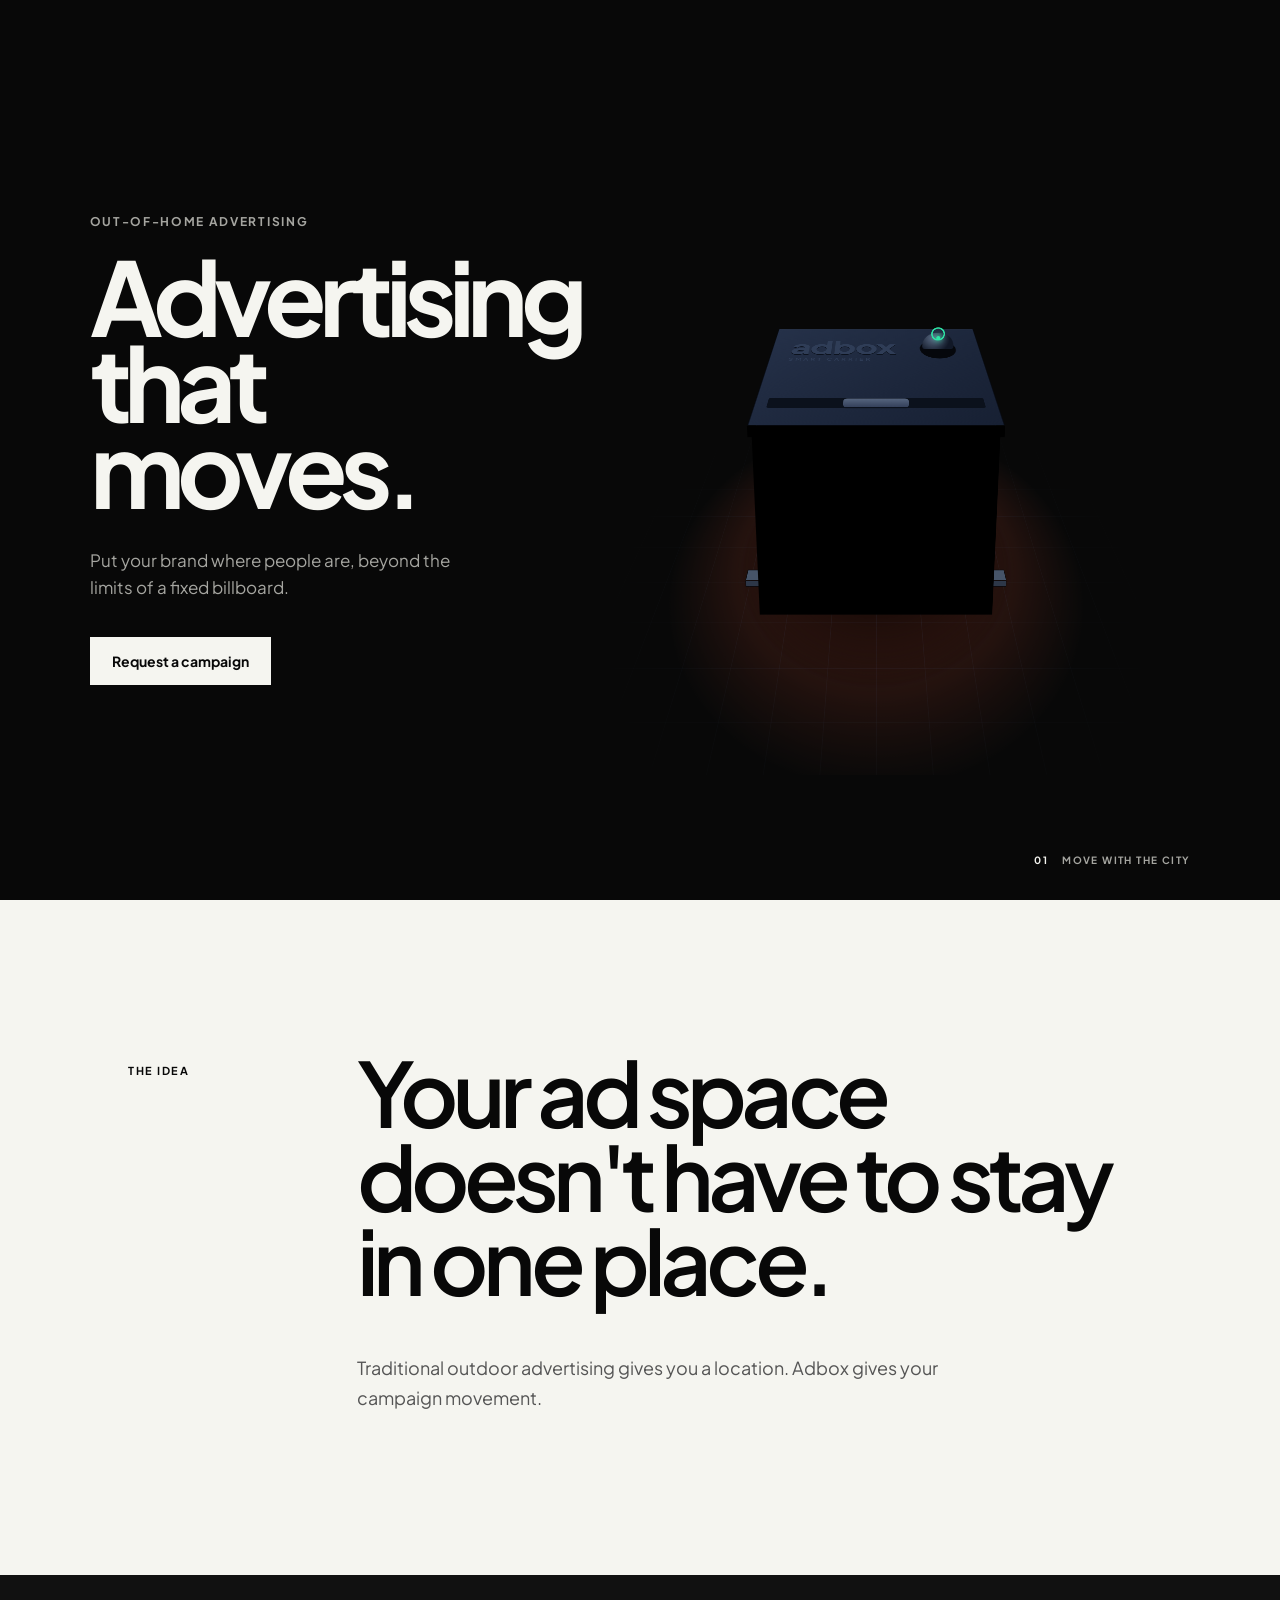
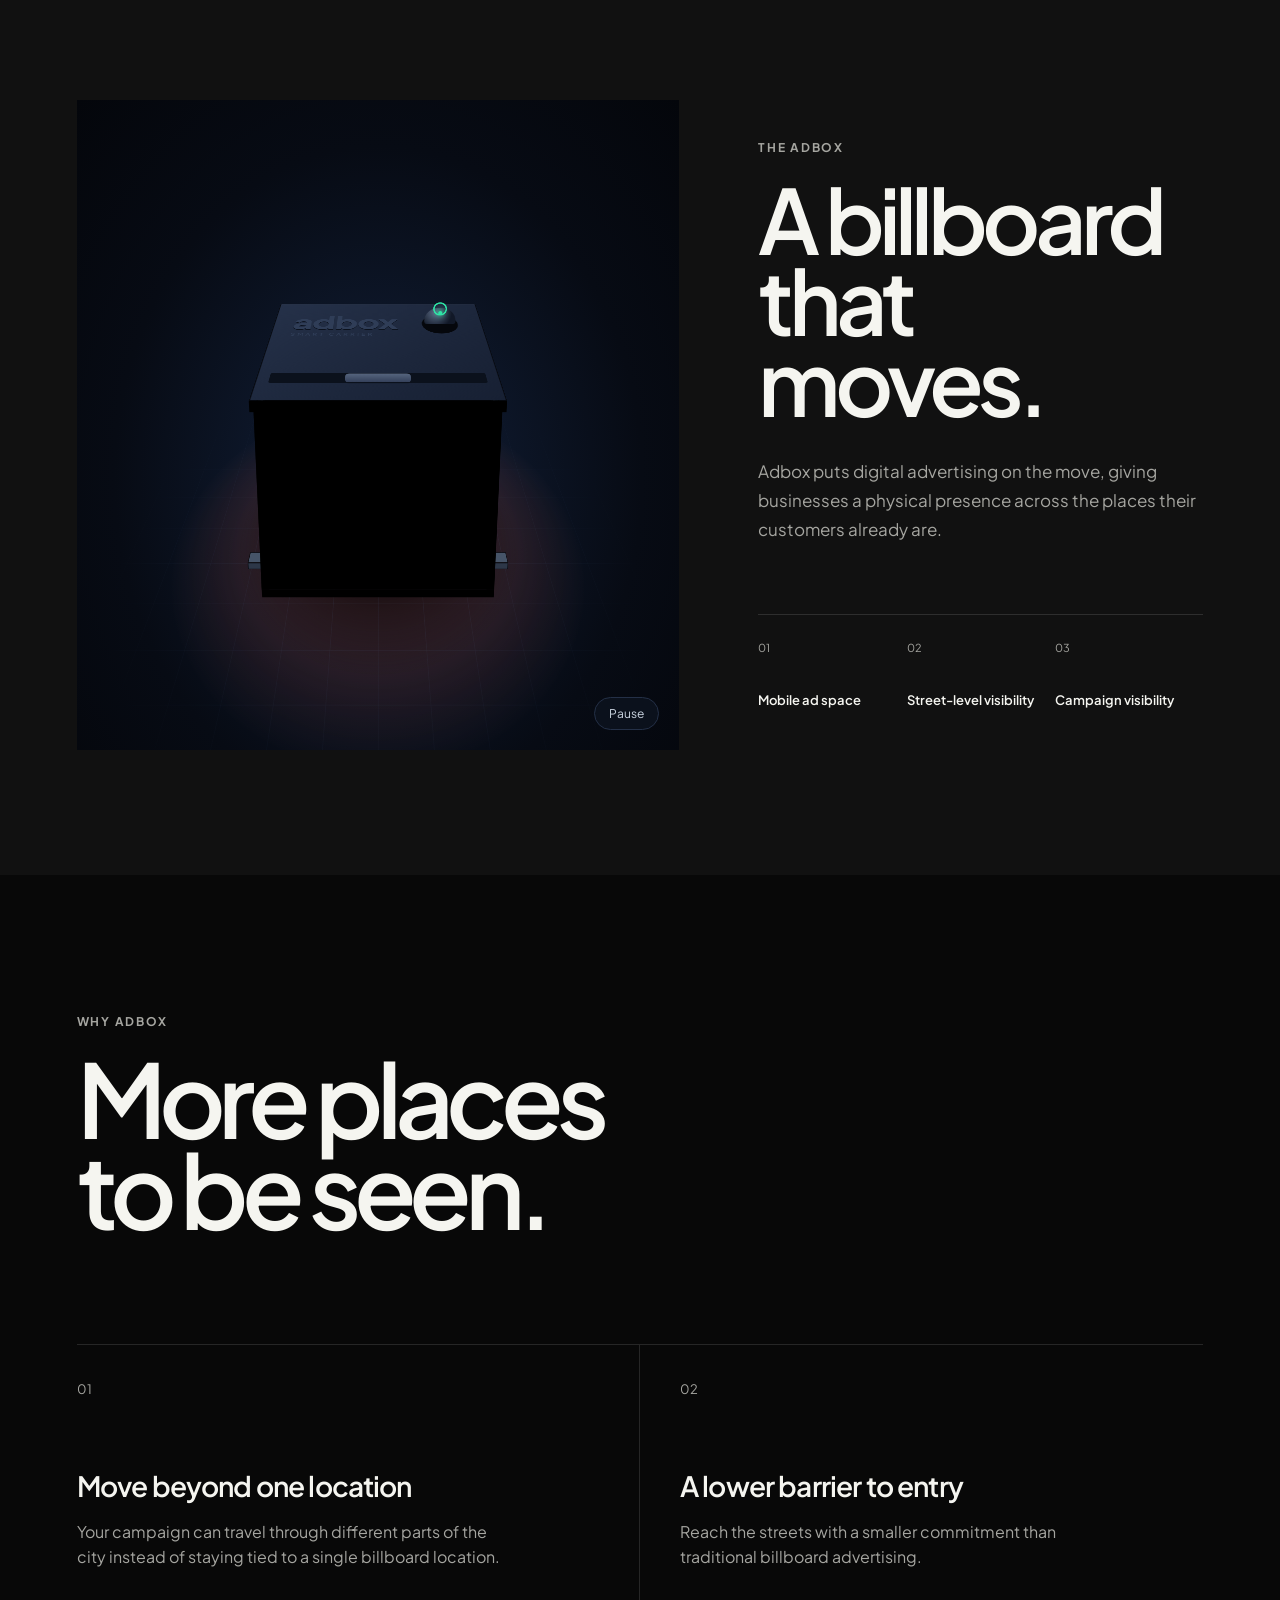
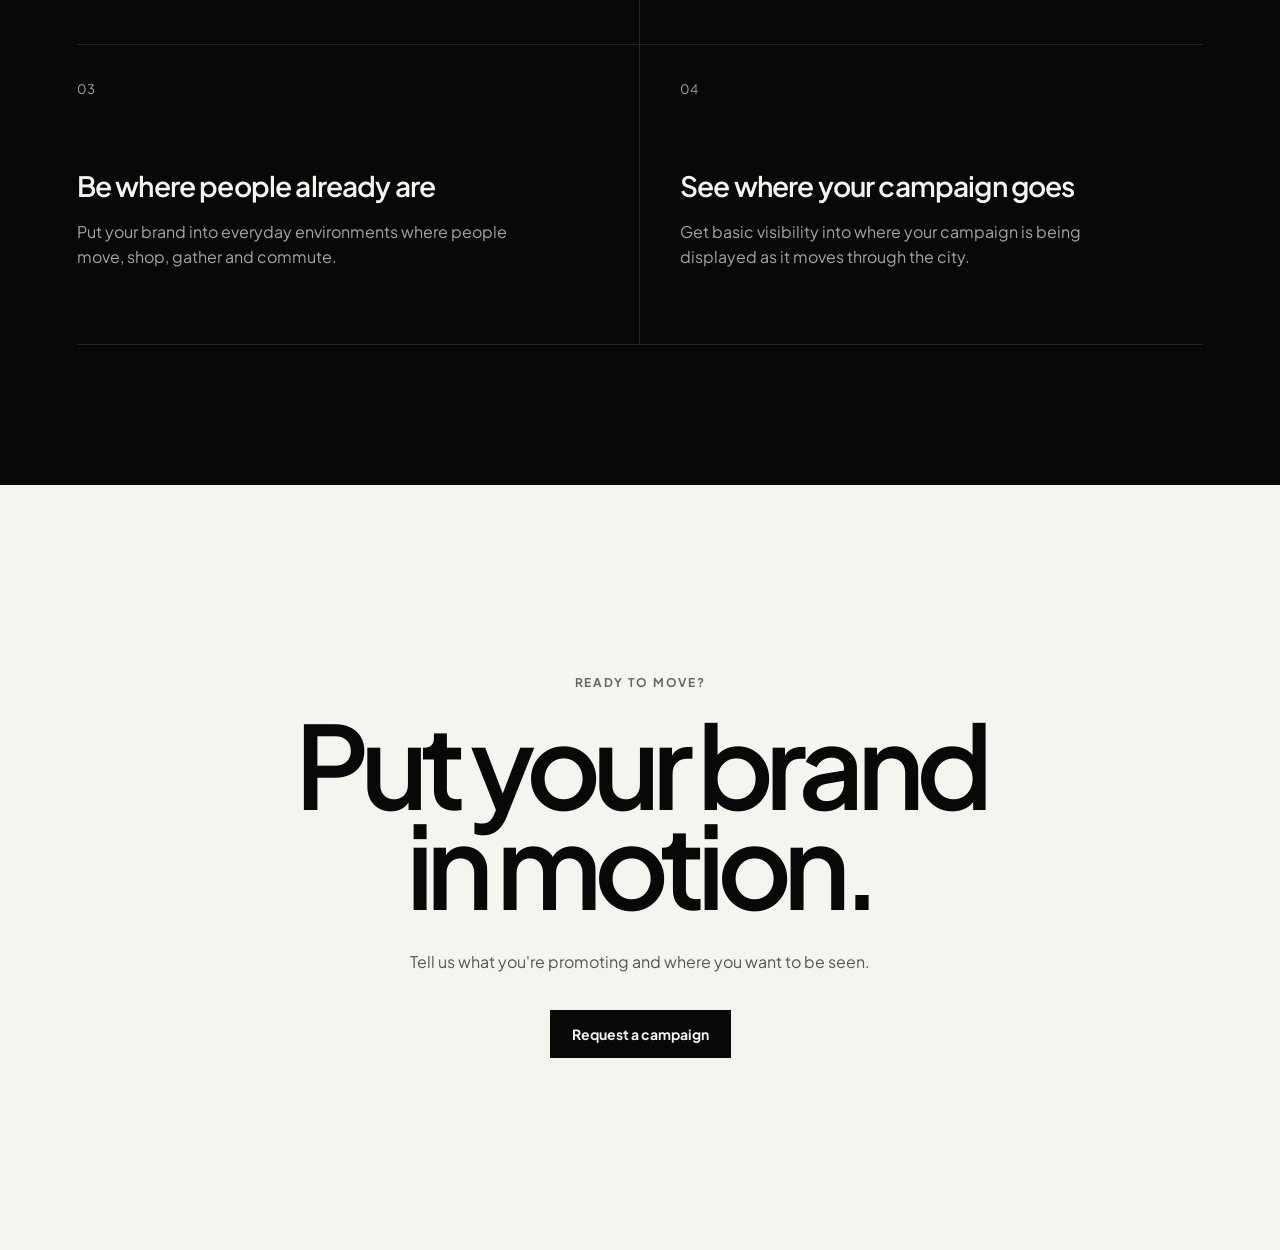
<file: index.html>
<!DOCTYPE html>
<html lang="en">
<head>
  <meta charset="UTF-8">
  <meta name="viewport" content="width=device-width, initial-scale=1.0">

  <title>Adbox — Advertising That Moves</title>

  <meta
    name="description"
    content="Reach people beyond a fixed billboard with advertising that moves through the city."
  >

  <link rel="stylesheet" href="style.css">
</head>

<body>

  <main>

    <!-- =========================
         SECTION 1 — HERO
    ========================== -->
    <section class="hero">

      <div class="hero__copy">

        <p class="eyebrow">OUT-OF-HOME ADVERTISING</p>

        <h1>
          Advertising<br>
          that moves.
        </h1>

        <p class="hero__description">
          Put your brand where people are, beyond the limits of a fixed billboard.
        </p>

        <a href="#campaign" class="button">
          Request a campaign
        </a>

      </div>

      <div class="hero__visual">

        <iframe
          src="./asset-one.html"
          class="asset-frame asset-frame--hero"
          title="Adbox advertising carrier"
          loading="eager"
        ></iframe>

      </div>

      <div class="hero__note">
        <span>01</span>
        <span>MOVE WITH THE CITY</span>
      </div>

    </section>


    <!-- =========================
         SECTION 2 — STATEMENT
    ========================== -->
    <section class="statement">

      <div class="statement__label">
        <span>THE IDEA</span>
      </div>

      <div class="statement__content">

        <h2>
          Your ad space doesn't have to stay in one place.
        </h2>

        <p>
          Traditional outdoor advertising gives you a location.
          Adbox gives your campaign movement.
        </p>

      </div>

    </section>


    <!-- =========================
         SECTION 3 — PRODUCT
    ========================== -->
    <section class="product">

      <div class="product__visual">

        <iframe
          src="./asset-two.html"
          class="asset-frame asset-frame--product"
          title="Adbox product visual"
          loading="lazy"
        ></iframe>

      </div>

      <div class="product__content">

        <p class="eyebrow">THE ADBOX</p>

        <h2>
          A billboard<br>
          that moves.
        </h2>

        <p>
          Adbox puts digital advertising on the move, giving businesses
          a physical presence across the places their customers already are.
        </p>

        <div class="product__details">

          <div>
            <span>01</span>
            <p>Mobile ad space</p>
          </div>

          <div>
            <span>02</span>
            <p>Street-level visibility</p>
          </div>

          <div>
            <span>03</span>
            <p>Campaign visibility</p>
          </div>

        </div>

      </div>

    </section>


    <!-- =========================
         SECTION 4 — BENEFITS
    ========================== -->
    <section class="benefits">

      <div class="benefits__heading">

        <p class="eyebrow">WHY ADBOX</p>

        <h2>
          More places<br>
          to be seen.
        </h2>

      </div>

      <div class="benefits__grid">

        <article class="benefit">

          <span>01</span>

          <h3>Move beyond one location</h3>

          <p>
            Your campaign can travel through different parts of the city
            instead of staying tied to a single billboard location.
          </p>

        </article>

        <article class="benefit">

          <span>02</span>

          <h3>A lower barrier to entry</h3>

          <p>
            Reach the streets with a smaller commitment than traditional
            billboard advertising.
          </p>

        </article>

        <article class="benefit">

          <span>03</span>

          <h3>Be where people already are</h3>

          <p>
            Put your brand into everyday environments where people move,
            shop, gather and commute.
          </p>

        </article>

        <article class="benefit">

          <span>04</span>

          <h3>See where your campaign goes</h3>

          <p>
            Get basic visibility into where your campaign is being displayed
            as it moves through the city.
          </p>

        </article>

      </div>

    </section>


    <!-- =========================
         SECTION 5 — CTA
    ========================== -->
    <section class="cta" id="campaign">

      <p class="eyebrow">READY TO MOVE?</p>

      <h2>
        Put your brand<br>
        in motion.
      </h2>

      <p>
        Tell us what you're promoting and where you want to be seen.
      </p>

      <a href="mailto:hello@adbox.example" class="button">
        Request a campaign
      </a>

    </section>

  </main>

</body>
</html>
</file>
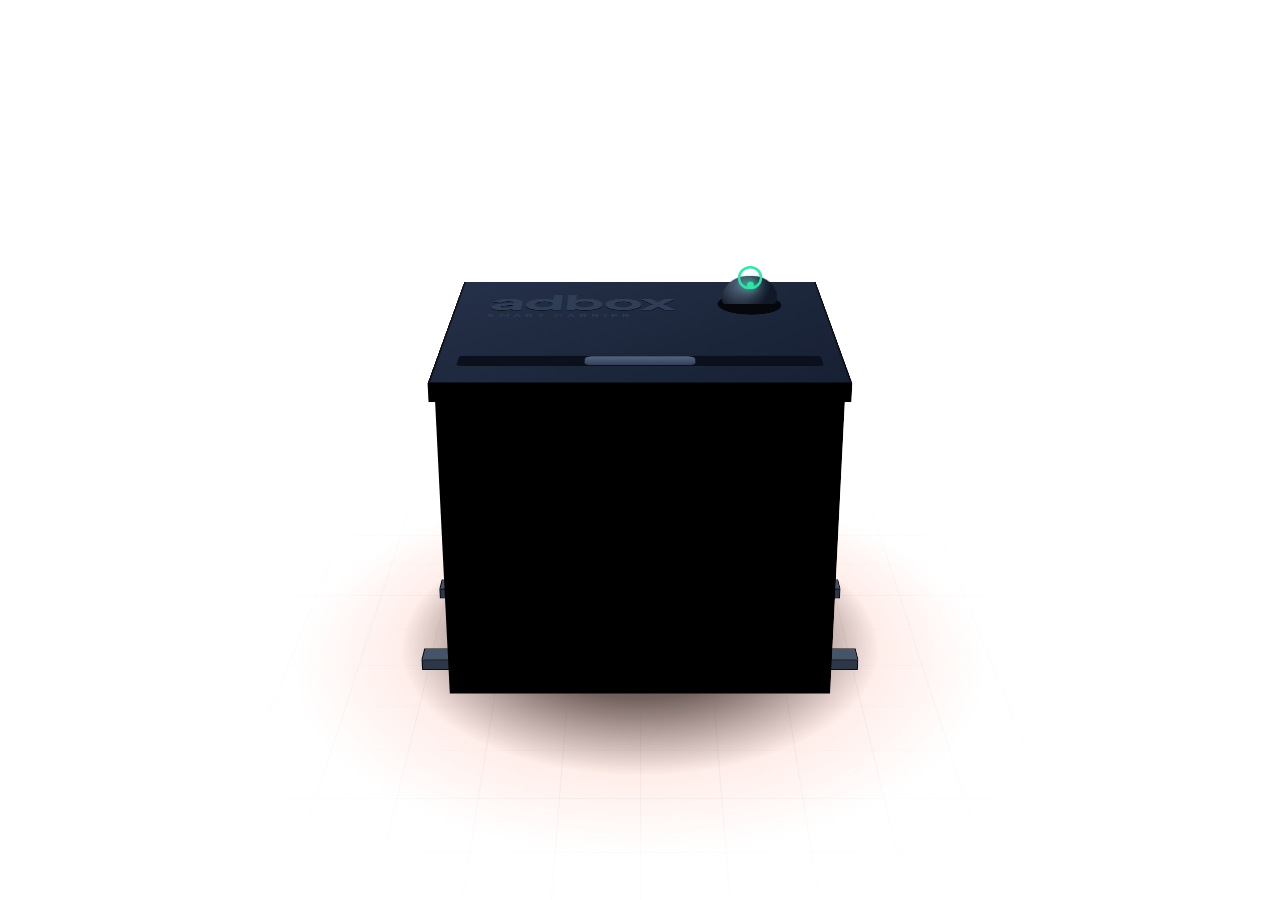
<file: asset-one.html>
<!doctype html>
<html lang="en">
  <head>
    <meta charset="utf-8" />
    <meta name="viewport" content="width=device-width,initial-scale=1" />
    <title>Adbox Smart Carrier — 360° view</title>
    <link rel="preconnect" href="https://fonts.googleapis.com" />
    <link rel="preconnect" href="https://fonts.gstatic.com" crossorigin />
    <link
      href="https://fonts.googleapis.com/css2?family=Plus+Jakarta+Sans:wght@400;600;700;800&display=swap"
      rel="stylesheet"
    />
    <style>
      * {
        box-sizing: border-box;
        margin: 0;
        padding: 0;
      }

      html,
      body {
        height: 100%;
      }

      body {
        /* background : green;
     /* background: radial-gradient(ellipse at 50% 58%, #12203a 0%, #070b14 62%, #04060b 100%);*/
        color: #f1f5f9;
        font-family: "Plus Jakarta Sans", Inter, "Segoe UI", Arial, sans-serif;
        overflow: hidden;
      }

      .stage {
        position: absolute;
        inset: 0;
        perspective: 1500px;
        perspective-origin: 50% 38%;
      }

      .world {
        position: absolute;
        left: 50%;
        top: 54%;
        transform-style: preserve-3d;
        transform: rotateX(-20deg);
      }

      .spin {
        position: absolute;
        transform-style: preserve-3d;
      }

      .cub {
        position: absolute;
        transform-style: preserve-3d;
      }

      .face {
        position: absolute;
        left: 0;
        top: 0;
        backface-visibility: hidden;
        overflow: hidden;
      }

      .shade {
        position: absolute;
        inset: 0;
        background: #000;
        pointer-events: none;
        animation-duration: var(--turn);
        animation-timing-function: linear;
        animation-iteration-count: infinite;
      }

      .shell .face {
        background: linear-gradient(180deg, #1a2436, #0c121d);
        box-shadow:
          inset 0 0 0 2px #05070c,
          inset 0 2px 0 3px rgba(140, 165, 205, 0.1);
      }

      .shell-top {
        background: #0c121d !important;
      }

      .shell-bottom {
        background: #05070c !important;
      }

      .lid .face {
        background: linear-gradient(180deg, #243049, #161f30);
        box-shadow:
          inset 0 0 0 1.5px #05070c,
          inset 0 1px 0 1px rgba(160, 185, 225, 0.35);
      }

      .lid-top {
        background: linear-gradient(135deg, #253149, #172033) !important;
      }

      .rail .face {
        background: #2d3748;
        box-shadow: inset 0 0 0 1px #05070c;
      }

      .rail-top {
        background: #465468 !important;
      }

      .bezel {
        position: absolute;
        background: #03050a;
        border-radius: 10px;
        box-shadow: inset 0 0 0 1px #2b3850;
      }

      .screen {
        position: absolute;
        border-radius: 6px;
        overflow: hidden;
        background: #000;
      }

      .ad {
        position: absolute;
        inset: 0;
        opacity: 0;
        animation: adcycle 16s infinite;
      }

      .ad svg {
        display: block;
      }

      @keyframes adcycle {
        0% {
          opacity: 0;
          transform: scale(1.04);
        }

        1.5% {
          opacity: 1;
          transform: scale(1);
        }

        23.5% {
          opacity: 1;
        }

        25% {
          opacity: 0;
        }

        100% {
          opacity: 0;
        }
      }

      .sweep {
        position: absolute;
        top: -20%;
        bottom: -20%;
        width: 70px;
        left: -140px;
        background: linear-gradient(
          90deg,
          transparent,
          rgba(255, 255, 255, 0.28),
          transparent
        );
        transform: skewX(-20deg);
        animation: sweep 4s infinite;
      }

      @keyframes sweep {
        0% {
          left: -140px;
        }

        12% {
          left: 110%;
        }

        100% {
          left: 110%;
        }
      }

      .glass {
        position: absolute;
        inset: 0;
        background:
          linear-gradient(
            125deg,
            rgba(255, 255, 255, 0.16) 0%,
            rgba(255, 255, 255, 0) 38%
          ),
          repeating-linear-gradient(
            0deg,
            rgba(0, 0, 0, 0.12) 0 1px,
            transparent 1px 3px
          );
      }

      .prog {
        position: absolute;
        left: 0;
        bottom: 0;
        height: 3px;
        background: rgba(255, 255, 255, 0.85);
        animation: prog 4s linear infinite;
      }

      @keyframes prog {
        from {
          width: 0;
        }

        to {
          width: 100%;
        }
      }

      .ledstrip {
        position: absolute;
        height: 4px;
        border-radius: 2px;
        background: repeating-linear-gradient(
          90deg,
          #22d3ee 0 16px,
          transparent 16px 26px
        );
        box-shadow: 0 0 10px #22d3ee;
        background-size: 52px 4px;
        animation: strip 1s linear infinite;
      }

      @keyframes strip {
        to {
          background-position: 52px 0;
        }
      }

      .logo {
        position: absolute;
        left: 34px;
        top: 36px;
        transform: rotate(0deg);
      }

      .logo span {
        display: block;
        font-weight: 800;
        font-size: 62px;
        letter-spacing: -2px;
        color: #2f3d57;
        text-shadow: 0 2px 0 #0b111c;
        line-height: 1;
      }

      .logo small {
        display: block;
        font-weight: 600;
        font-size: 12px;
        letter-spacing: 4px;
        color: #2f3d57;
        margin-top: 4px;
      }

      .strap {
        position: absolute;
        left: 20px;
        right: 20px;
        bottom: 42px;
        height: 26px;
        background: #0b111c;
        border-radius: 4px;
      }

      .handle {
        position: absolute;
        left: 50%;
        margin-left: -50px;
        width: 100px;
        bottom: 44px;
        height: 22px;
        border-radius: 6px;
        background: linear-gradient(#56657e, #34405a);
        box-shadow: 0 3px 0 #0b111c;
      }

      .riderside {
        position: absolute;
        inset: 0;
      }

      .hinge {
        position: absolute;
        left: 26px;
        width: 10px;
        height: 38px;
        border-radius: 3px;
        background: linear-gradient(90deg, #3a4659, #1c2433);
      }

      .h1 {
        top: 40px;
      }

      .h2 {
        bottom: 40px;
      }

      .plate {
        position: absolute;
        left: 50%;
        top: 50%;
        transform: translate(-50%, -50%);
        text-align: center;
        padding: 14px 22px;
        border-radius: 12px;
        background: #0b111c;
        box-shadow: inset 0 0 0 1px #243047;
      }

      .plate b {
        display: block;
        font-size: 34px;
        font-weight: 800;
        color: #3a4a66;
        letter-spacing: -1px;
      }

      .plate span {
        display: block;
        font-size: 10px;
        letter-spacing: 2px;
        color: #4b5a73;
        margin-top: 2px;
      }

      .vent {
        position: absolute;
        left: 50%;
        bottom: 34px;
        width: 120px;
        margin-left: -60px;
        height: 18px;
        background: repeating-linear-gradient(
          90deg,
          #05070c 0 6px,
          transparent 6px 12px
        );
        opacity: 0.8;
      }

      .dome {
        position: absolute;
        transform-style: preserve-3d;
      }

      .dome-base {
        position: absolute;
        width: 64px;
        height: 64px;
        margin: -32px 0 0 -32px;
        border-radius: 50%;
        background: #05070c;
        transform: rotateX(90deg);
      }

      .dome-bb {
        position: absolute;
        transform-style: preserve-3d;
        animation: billboard var(--turn) linear infinite;
      }

      .dome-body {
        position: absolute;
        width: 56px;
        height: 30px;
        margin: -30px 0 0 -28px;
        border-radius: 28px 28px 6px 6px;
        background: radial-gradient(circle at 35% 30%, #5b6b85, #111827 70%);
      }

      .dome-body i {
        position: absolute;
        left: 50%;
        top: 6px;
        width: 7px;
        height: 7px;
        margin-left: -3.5px;
        border-radius: 50%;
        background: #2ee6a6;
        box-shadow: 0 0 10px 3px rgba(46, 230, 166, 0.7);
        animation: blink 1.4s infinite;
      }

      @keyframes blink {
        50% {
          opacity: 0.2;
        }
      }

      .ping {
        position: absolute;
        width: 24px;
        height: 24px;
        margin: -40px 0 0 -12px;
        border-radius: 50%;
        border: 2px solid #2ee6a6;
        animation: ping 1.8s ease-out infinite;
      }

      .ping.p2 {
        animation-delay: 0.9s;
      }

      @keyframes ping {
        from {
          transform: translateY(0) scale(0.6);
          opacity: 0.9;
        }

        to {
          transform: translateY(-34px) scale(4);
          opacity: 0;
        }
      }

      .floor {
        position: absolute;
        width: 1400px;
        height: 1400px;
        margin: -700px 0 0 -700px;
        transform: rotateX(90deg) translateZ(calc(-1 * var(--floor)));
        -webkit-mask-image: radial-gradient(circle, #000 0, transparent 45%);
        mask-image: radial-gradient(circle, #000 0, transparent 45%);
        background:
          repeating-linear-gradient(
            0deg,
            rgba(80, 110, 160, 0.14) 0 1px,
            transparent 1px 70px
          ),
          repeating-linear-gradient(
            90deg,
            rgba(80, 110, 160, 0.14) 0 1px,
            transparent 1px 70px
          );
      }

      .shadow {
        position: absolute;
        width: 560px;
        height: 560px;
        margin: -280px 0 0 -280px;
        border-radius: 50%;
        transform: rotateX(90deg) translateZ(calc(-1 * var(--floor) - 1px));
        background: radial-gradient(
          circle,
          rgba(0, 0, 0, 0.85) 0,
          rgba(0, 0, 0, 0.55) 32%,
          rgba(0, 0, 0, 0) 62%
        );
      }

      .glowpool {
        position: absolute;
        width: 900px;
        height: 900px;
        margin: -450px 0 0 -450px;
        border-radius: 50%;
        transform: rotateX(90deg) translateZ(calc(-1 * var(--floor) - 2px));
        background: radial-gradient(circle, var(--c) 0, transparent 55%);
        opacity: 0.35;
        animation: pool 16s infinite;
      }

      @keyframes pool {
        0%,
        24.9% {
          --c: #ff5a36;
        }

        25%,
        49.9% {
          --c: #ef4444;
        }

        50%,
        74.9% {
          --c: #2ee6a6;
        }

        75%,
        100% {
          --c: #a78bfa;
        }
      }

      @property --c {
        syntax: "<color>";
        inherits: false;
        initial-value: #ff5a36;
      }

      .hud {
        position: absolute;
        font-family: inherit;
      }

      .title {
        left: 48px;
        top: 40px;
      }

      .title h1 {
        font-size: 32px;
        font-weight: 800;
        letter-spacing: -0.5px;
      }

      .title p {
        color: #8392a8;
        font-size: 15px;
        margin-top: 6px;
      }

      .card {
        background: rgba(11, 17, 28, 0.9);
        border: 1px solid #243047;
        border-radius: 16px;
        padding: 16px 20px;
        backdrop-filter: blur(6px);
      }

      .live {
        display: inline-flex;
        align-items: center;
        gap: 6px;
        background: rgba(255, 59, 92, 0.15);
        color: #ff6b84;
        font-size: 11px;
        font-weight: 800;
        padding: 3px 10px 3px 8px;
        border-radius: 99px;
      }

      .live i {
        width: 7px;
        height: 7px;
        border-radius: 50%;
        background: #ff3b5c;
        box-shadow: 0 0 0 0 rgba(255, 59, 92, 0.6);
        animation: livep 1.6s infinite;
      }

      @keyframes livep {
        70% {
          box-shadow: 0 0 0 7px rgba(255, 59, 92, 0);
        }
      }

      .lbl {
        color: #8392a8;
        font-size: 12px;
      }

      .stack {
        position: relative;
        display: block;
      }

      .stack span {
        position: absolute;
        left: 0;
        top: 0;
        opacity: 0;
        white-space: nowrap;
      }

      .stack span:first-child {
        position: relative;
      }

      button.pp {
        position: absolute;
        right: 40px;
        bottom: 40px;
        background: #0b111c;
        color: #cbd5e1;
        border: 1px solid #243047;
        border-radius: 99px;
        padding: 10px 18px;
        font: 600 13px inherit;
        font-family: inherit;
        cursor: pointer;
      }

      button.pp:hover {
        border-color: #3b4b66;
        color: #fff;
      }

      body.paused * {
        animation-play-state: paused !important;
      }

      @media (prefers-reduced-motion: reduce) {
        * {
          animation-duration: 0s !important;
          animation-iteration-count: 1 !important;
        }
      }

      @keyframes Lfz {
        0.00% {
          opacity: 0.13;
        }

        2.78% {
          opacity: 0.095;
        }

        5.56% {
          opacity: 0.075;
        }

        8.33% {
          opacity: 0.072;
        }

        11.11% {
          opacity: 0.086;
        }

        13.89% {
          opacity: 0.116;
        }

        16.67% {
          opacity: 0.161;
        }

        19.44% {
          opacity: 0.22;
        }

        22.22% {
          opacity: 0.291;
        }

        25.00% {
          opacity: 0.372;
        }

        27.78% {
          opacity: 0.461;
        }

        30.56% {
          opacity: 0.555;
        }

        33.33% {
          opacity: 0.62;
        }

        36.11% {
          opacity: 0.62;
        }

        38.89% {
          opacity: 0.62;
        }

        41.67% {
          opacity: 0.62;
        }

        44.44% {
          opacity: 0.62;
        }

        47.22% {
          opacity: 0.62;
        }

        50.00% {
          opacity: 0.62;
        }

        52.78% {
          opacity: 0.62;
        }

        55.56% {
          opacity: 0.62;
        }

        58.33% {
          opacity: 0.62;
        }

        61.11% {
          opacity: 0.62;
        }

        63.89% {
          opacity: 0.62;
        }

        66.67% {
          opacity: 0.62;
        }

        69.44% {
          opacity: 0.62;
        }

        72.22% {
          opacity: 0.62;
        }

        75.00% {
          opacity: 0.62;
        }

        77.78% {
          opacity: 0.62;
        }

        80.56% {
          opacity: 0.62;
        }

        83.33% {
          opacity: 0.59;
        }

        86.11% {
          opacity: 0.495;
        }

        88.89% {
          opacity: 0.404;
        }

        91.67% {
          opacity: 0.32;
        }

        94.44% {
          opacity: 0.245;
        }

        97.22% {
          opacity: 0.181;
        }

        100.00% {
          opacity: 0.131;
        }
      }

      @keyframes Lbz {
        0.00% {
          opacity: 0.62;
        }

        2.78% {
          opacity: 0.62;
        }

        5.56% {
          opacity: 0.62;
        }

        8.33% {
          opacity: 0.62;
        }

        11.11% {
          opacity: 0.62;
        }

        13.89% {
          opacity: 0.62;
        }

        16.67% {
          opacity: 0.62;
        }

        19.44% {
          opacity: 0.62;
        }

        22.22% {
          opacity: 0.62;
        }

        25.00% {
          opacity: 0.62;
        }

        27.78% {
          opacity: 0.62;
        }

        30.56% {
          opacity: 0.62;
        }

        33.33% {
          opacity: 0.59;
        }

        36.11% {
          opacity: 0.495;
        }

        38.89% {
          opacity: 0.404;
        }

        41.67% {
          opacity: 0.32;
        }

        44.44% {
          opacity: 0.245;
        }

        47.22% {
          opacity: 0.181;
        }

        50.00% {
          opacity: 0.13;
        }

        52.78% {
          opacity: 0.095;
        }

        55.56% {
          opacity: 0.075;
        }

        58.33% {
          opacity: 0.072;
        }

        61.11% {
          opacity: 0.086;
        }

        63.89% {
          opacity: 0.116;
        }

        66.67% {
          opacity: 0.161;
        }

        69.44% {
          opacity: 0.22;
        }

        72.22% {
          opacity: 0.291;
        }

        75.00% {
          opacity: 0.372;
        }

        77.78% {
          opacity: 0.461;
        }

        80.56% {
          opacity: 0.555;
        }

        83.33% {
          opacity: 0.62;
        }

        86.11% {
          opacity: 0.62;
        }

        88.89% {
          opacity: 0.62;
        }

        91.67% {
          opacity: 0.62;
        }

        94.44% {
          opacity: 0.62;
        }

        97.22% {
          opacity: 0.62;
        }

        100.00% {
          opacity: 0.62;
        }
      }

      @keyframes Lrx {
        0.00% {
          opacity: 0.62;
        }

        2.78% {
          opacity: 0.62;
        }

        5.56% {
          opacity: 0.62;
        }

        8.33% {
          opacity: 0.59;
        }

        11.11% {
          opacity: 0.495;
        }

        13.89% {
          opacity: 0.404;
        }

        16.67% {
          opacity: 0.32;
        }

        19.44% {
          opacity: 0.245;
        }

        22.22% {
          opacity: 0.181;
        }

        25.00% {
          opacity: 0.13;
        }

        27.78% {
          opacity: 0.095;
        }

        30.56% {
          opacity: 0.075;
        }

        33.33% {
          opacity: 0.072;
        }

        36.11% {
          opacity: 0.086;
        }

        38.89% {
          opacity: 0.116;
        }

        41.67% {
          opacity: 0.161;
        }

        44.44% {
          opacity: 0.22;
        }

        47.22% {
          opacity: 0.291;
        }

        50.00% {
          opacity: 0.372;
        }

        52.78% {
          opacity: 0.461;
        }

        55.56% {
          opacity: 0.555;
        }

        58.33% {
          opacity: 0.62;
        }

        61.11% {
          opacity: 0.62;
        }

        63.89% {
          opacity: 0.62;
        }

        66.67% {
          opacity: 0.62;
        }

        69.44% {
          opacity: 0.62;
        }

        72.22% {
          opacity: 0.62;
        }

        75.00% {
          opacity: 0.62;
        }

        77.78% {
          opacity: 0.62;
        }

        80.56% {
          opacity: 0.62;
        }

        83.33% {
          opacity: 0.62;
        }

        86.11% {
          opacity: 0.62;
        }

        88.89% {
          opacity: 0.62;
        }

        91.67% {
          opacity: 0.62;
        }

        94.44% {
          opacity: 0.62;
        }

        97.22% {
          opacity: 0.62;
        }

        100.00% {
          opacity: 0.62;
        }
      }

      @keyframes Llx {
        0.00% {
          opacity: 0.372;
        }

        2.78% {
          opacity: 0.461;
        }

        5.56% {
          opacity: 0.555;
        }

        8.33% {
          opacity: 0.62;
        }

        11.11% {
          opacity: 0.62;
        }

        13.89% {
          opacity: 0.62;
        }

        16.67% {
          opacity: 0.62;
        }

        19.44% {
          opacity: 0.62;
        }

        22.22% {
          opacity: 0.62;
        }

        25.00% {
          opacity: 0.62;
        }

        27.78% {
          opacity: 0.62;
        }

        30.56% {
          opacity: 0.62;
        }

        33.33% {
          opacity: 0.62;
        }

        36.11% {
          opacity: 0.62;
        }

        38.89% {
          opacity: 0.62;
        }

        41.67% {
          opacity: 0.62;
        }

        44.44% {
          opacity: 0.62;
        }

        47.22% {
          opacity: 0.62;
        }

        50.00% {
          opacity: 0.62;
        }

        52.78% {
          opacity: 0.62;
        }

        55.56% {
          opacity: 0.62;
        }

        58.33% {
          opacity: 0.59;
        }

        61.11% {
          opacity: 0.495;
        }

        63.89% {
          opacity: 0.404;
        }

        66.67% {
          opacity: 0.32;
        }

        69.44% {
          opacity: 0.245;
        }

        72.22% {
          opacity: 0.181;
        }

        75.00% {
          opacity: 0.131;
        }

        77.78% {
          opacity: 0.095;
        }

        80.56% {
          opacity: 0.075;
        }

        83.33% {
          opacity: 0.072;
        }

        86.11% {
          opacity: 0.086;
        }

        88.89% {
          opacity: 0.116;
        }

        91.67% {
          opacity: 0.161;
        }

        94.44% {
          opacity: 0.22;
        }

        97.22% {
          opacity: 0.291;
        }

        100.00% {
          opacity: 0.372;
        }
      }

      :root {
        --turn: 20s;
        --floor: 164px;
      }

      .spin {
        animation: turn 20s linear infinite;
      }

      @keyframes turn {
        from {
          transform: rotateY(0deg);
        }

        to {
          transform: rotateY(-360deg);
        }
      }

      @keyframes billboard {
        from {
          transform: rotateY(0deg);
        }

        to {
          transform: rotateY(360deg);
        }
      }

      .bob {
        position: absolute;
        transform-style: preserve-3d;
        animation: bob 4s ease-in-out infinite;
      }

      @keyframes bob {
        50% {
          transform: translateY(-10px);
        }
      }

      .facing {
        left: 50%;
        top: 118px;
        transform: translateX(-50%);
        text-align: center;
      }

      .facing .stack {
        font-size: 18px;
        font-weight: 700;
        height: 24px;
        min-width: 260px;
      }

      .facing .stack span {
        left: 50%;
        transform: translateX(-50%);
      }

      .facing .stack span:first-child {
        position: absolute;
      }

      .dots {
        display: flex;
        gap: 8px;
        justify-content: center;
        margin-top: 10px;
      }

      .dots b {
        width: 26px;
        height: 4px;
        border-radius: 2px;
        background: #243047;
        position: relative;
        overflow: hidden;
      }

      .dots b::after {
        content: "";
        position: absolute;
        inset: 0;
        background: #22d3ee;
        opacity: 0;
        animation: fdot 20s infinite;
      }

      @keyframes fdot {
        0%,
        24.99% {
          opacity: 1;
        }

        25.00%,
        100% {
          opacity: 0;
        }
      }

      @keyframes q25 {
        0%,
        24.99% {
          opacity: 1;
        }

        25.00%,
        100% {
          opacity: 0;
        }
      }

      @keyframes q25b {
        0%,
        24.99% {
          opacity: 1;
        }

        25.00%,
        100% {
          opacity: 0;
        }
      }

      .nowplaying {
        left: 48px;
        bottom: 40px;
        width: 560px;
        display: grid;
        grid-template-columns: 1fr auto auto;
        gap: 4px 34px;
        align-items: end;
      }

      .nowplaying .big {
        font-size: 21px;
        font-weight: 800;
        height: 28px;
      }

      .nowplaying .num {
        font-size: 22px;
        font-weight: 800;
        color: #22d3ee;
        height: 28px;
      }

      .nowplaying .zone {
        font-size: 17px;
        font-weight: 700;
        height: 28px;
      }

      .legend {
        right: 40px;
        top: 44px;
        width: 250px;
      }

      .legend li {
        list-style: none;
        display: flex;
        gap: 10px;
        align-items: center;
        font-size: 13px;
        color: #cbd5e1;
        margin-top: 8px;
      }

      .legend li i {
        width: 10px;
        height: 10px;
        border-radius: 3px;
      }

      .d0::after {
        animation-delay: -2.5s !important;
      }

      .d1::after {
        animation-delay: -17.5s !important;
      }

      .d2::after {
        animation-delay: -12.5s !important;
      }

      .d3::after {
        animation-delay: -7.5s !important;
      }

      /* =========================================================
   RESPONSIVE LAYOUT
   Scales the complete 3D scene without changing the asset
========================================================= */

@media (max-width: 1000px) {

  .stage {
    perspective: 1300px;
  }

  .world {
    transform: rotateX(-20deg) scale(0.78);
    transform-origin: center center;
  }

  .title {
    left: 28px;
    top: 28px;
  }

  .title h1 {
    font-size: 28px;
  }

  .title p {
    font-size: 13px;
  }

  button.pp {
    right: 28px;
    bottom: 28px;
  }

}


@media (max-width: 650px) {

  .stage {
    perspective: 1000px;
    perspective-origin: 50% 42%;
  }

  .world {
    top: 52%;
    transform: rotateX(-20deg) scale(0.58);
    transform-origin: center center;
  }

  .title {
    left: 20px;
    top: 20px;
  }

  .title h1 {
    font-size: 22px;
  }

  .title p {
    font-size: 12px;
    margin-top: 4px;
  }

  button.pp {
    right: 20px;
    bottom: 20px;
    padding: 8px 14px;
    font-size: 12px;
  }

}


@media (max-width: 380px) {

  .world {
    transform: rotateX(-20deg) scale(0.50);
  }

  .title {
    left: 16px;
    top: 16px;
  }

  .title h1 {
    font-size: 19px;
  }

  .title p {
    font-size: 11px;
  }

  button.pp {
    right: 16px;
    bottom: 16px;
  }

}
    </style>
  </head>

  <body>
    <div class="stage">
      <div class="world">
        <div class="floor"></div>
        <div class="glowpool"></div>
        <div class="shadow"></div>
        <div class="bob">
          <div class="spin">
            <div class="cub shell" style="">
              <div
                class="face shell-front"
                style="
                  width: 360px;
                  height: 300px;
                  margin-left: -180px;
                  margin-top: -150px;
                  transform: translateZ(140px);
                "
              >
                <div
                  class="bezel"
                  style="left: 14px; top: 28px; width: 332px; height: 252px"
                ></div>
                <div
                  class="screen"
                  style="left: 20px; top: 34px; width: 320px; height: 240px"
                >
                  <div class="ad" style="animation-delay: 0s">
                    <svg
                      width="320"
                      height="240"
                      viewBox="0 0 320 240"
                      xmlns="http://www.w3.org/2000/svg"
                    >
                      <defs>
                        <linearGradient id="saleA0" x1="0" y1="0" x2="1" y2="1">
                          <stop stop-color="#FF7A18" />
                          <stop offset="1" stop-color="#FF2E63" />
                        </linearGradient>
                      </defs>
                      <rect width="320" height="240" fill="url(#saleA0)" />
                      <circle
                        cx="281.6"
                        cy="43.199999999999996"
                        r="100.8"
                        fill="#fff"
                        fill-opacity="0.10"
                      />
                      <circle
                        cx="32.0"
                        cy="252.0"
                        r="84.0"
                        fill="#000"
                        fill-opacity="0.10"
                      />
                      <text
                        x="22"
                        y="61"
                        font-family="Plus Jakarta Sans, Inter, Segoe UI, Arial, sans-serif"
                        font-size="13"
                        font-weight="700"
                        fill="#FFE8D6"
                        letter-spacing="1.5"
                      >
                        KORA MART
                      </text>
                      <text
                        x="20"
                        y="112"
                        font-family="Plus Jakarta Sans, Inter, Segoe UI, Arial, sans-serif"
                        font-size="51"
                        font-weight="800"
                        fill="#fff"
                        letter-spacing="-1"
                      >
                        FLASH
                      </text>
                      <text
                        x="20"
                        y="158"
                        font-family="Plus Jakarta Sans, Inter, Segoe UI, Arial, sans-serif"
                        font-size="51"
                        font-weight="800"
                        fill="#fff"
                        letter-spacing="-1"
                      >
                        SALE
                      </text>
                      <g transform="translate(20 172)">
                        <rect width="150" height="30" rx="15" fill="#fff" />
                        <text
                          x="14"
                          y="20"
                          font-family="Plus Jakarta Sans, Inter, Segoe UI, Arial, sans-serif"
                          font-size="13"
                          font-weight="800"
                          fill="#FF2E63"
                        >
                          Up to 50% off
                        </text>
                      </g>
                      <g transform="translate(237 125)">
                        <g>
                          <animateTransform
                            attributeName="transform"
                            type="scale"
                            values="1;1.06;1"
                            dur="1.2s"
                            repeatCount="indefinite"
                            additive="sum"
                          />
                          <path d="M-40 -30 H40 L48 50 H-48Z" fill="#fff" />
                          <path
                            d="M-20 -30 v-10 a20 20 0 0 1 40 0 v10"
                            stroke="#fff"
                            stroke-width="6"
                            fill="none"
                          />
                          <text
                            x="0"
                            y="22"
                            text-anchor="middle"
                            font-family="Plus Jakarta Sans, Inter, Segoe UI, Arial, sans-serif"
                            font-size="26"
                            font-weight="800"
                            fill="#FF2E63"
                          >
                            %
                          </text>
                        </g>
                      </g>
                      <text
                        x="304"
                        y="39"
                        text-anchor="end"
                        font-family="Plus Jakarta Sans, Inter, Segoe UI, Arial, sans-serif"
                        font-size="11"
                        font-weight="700"
                        fill="#fff"
                        opacity="1"
                      >
                        Ends in 02:14:36
                        <animate
                          attributeName="opacity"
                          values="1;0;0;0"
                          keyTimes="0.000;0.250;0.500;0.750"
                          dur="4s"
                          begin="0s"
                          repeatCount="indefinite"
                          calcMode="discrete"
                        />
                      </text>
                      <text
                        x="304"
                        y="39"
                        text-anchor="end"
                        font-family="Plus Jakarta Sans, Inter, Segoe UI, Arial, sans-serif"
                        font-size="11"
                        font-weight="700"
                        fill="#fff"
                        opacity="0"
                      >
                        Ends in 02:14:35
                        <animate
                          attributeName="opacity"
                          values="0;1;0;0"
                          keyTimes="0.000;0.250;0.500;0.750"
                          dur="4s"
                          begin="0s"
                          repeatCount="indefinite"
                          calcMode="discrete"
                        />
                      </text>
                      <text
                        x="304"
                        y="39"
                        text-anchor="end"
                        font-family="Plus Jakarta Sans, Inter, Segoe UI, Arial, sans-serif"
                        font-size="11"
                        font-weight="700"
                        fill="#fff"
                        opacity="0"
                      >
                        Ends in 02:14:34
                        <animate
                          attributeName="opacity"
                          values="0;0;1;0"
                          keyTimes="0.000;0.250;0.500;0.750"
                          dur="4s"
                          begin="0s"
                          repeatCount="indefinite"
                          calcMode="discrete"
                        />
                      </text>
                      <text
                        x="304"
                        y="39"
                        text-anchor="end"
                        font-family="Plus Jakarta Sans, Inter, Segoe UI, Arial, sans-serif"
                        font-size="11"
                        font-weight="700"
                        fill="#fff"
                        opacity="0"
                      >
                        Ends in 02:14:33
                        <animate
                          attributeName="opacity"
                          values="0;0;0;1"
                          keyTimes="0.000;0.250;0.500;0.750"
                          dur="4s"
                          begin="0s"
                          repeatCount="indefinite"
                          calcMode="discrete"
                        />
                      </text>
                      <rect
                        x="14"
                        y="14"
                        width="30"
                        height="18"
                        rx="5"
                        fill="#000"
                        fill-opacity="0.35"
                      />
                      <text
                        x="29"
                        y="27"
                        text-anchor="middle"
                        font-family="Plus Jakarta Sans, Inter, Segoe UI, Arial, sans-serif"
                        font-size="10"
                        font-weight="800"
                        fill="#fff"
                      >
                        AD
                      </text>
                      <g transform="translate(306 226)">
                        <rect
                          x="-111"
                          y="-24"
                          width="111"
                          height="24"
                          rx="12"
                          fill="#000"
                          fill-opacity="0.35"
                        />
                        <path
                          d="M-97 -6 c-3 -4 -5 -6 -5 -9 a5 5 0 1 1 10 0 c0 3 -2 5 -5 9z"
                          fill="#fff"
                        />
                        <text
                          x="-10"
                          y="-8"
                          text-anchor="end"
                          font-family="Plus Jakarta Sans, Inter, Segoe UI, Arial, sans-serif"
                          font-size="11"
                          font-weight="600"
                          fill="#fff"
                        >
                          Lekki Phase 1
                        </text>
                      </g>
                    </svg>
                  </div>
                  <div class="ad" style="animation-delay: -12s">
                    <svg
                      width="320"
                      height="240"
                      viewBox="0 0 320 240"
                      xmlns="http://www.w3.org/2000/svg"
                    >
                      <defs>
                        <radialGradient id="foodA1" cx="0.7" cy="0.5" r="0.8">
                          <stop stop-color="#B91C1C" />
                          <stop offset="1" stop-color="#450A0A" />
                        </radialGradient>
                      </defs>
                      <rect width="320" height="240" fill="url(#foodA1)" />
                      <text
                        x="22"
                        y="62"
                        font-family="Plus Jakarta Sans, Inter, Segoe UI, Arial, sans-serif"
                        font-size="12"
                        font-weight="700"
                        fill="#FECACA"
                        letter-spacing="1.5"
                      >
                        MAMA PUT KITCHEN
                      </text>
                      <text
                        x="20"
                        y="102"
                        font-family="Plus Jakarta Sans, Inter, Segoe UI, Arial, sans-serif"
                        font-size="32"
                        font-weight="800"
                        fill="#fff"
                      >
                        Smoky
                      </text>
                      <text
                        x="20"
                        y="138"
                        font-family="Plus Jakarta Sans, Inter, Segoe UI, Arial, sans-serif"
                        font-size="32"
                        font-weight="800"
                        fill="#FACC15"
                      >
                        Jollof
                      </text>
                      <text
                        x="20"
                        y="174"
                        font-family="Plus Jakarta Sans, Inter, Segoe UI, Arial, sans-serif"
                        font-size="22"
                        font-weight="800"
                        fill="#fff"
                      >
                        ₦2,500
                      </text>
                      <text
                        x="20"
                        y="196"
                        font-family="Plus Jakarta Sans, Inter, Segoe UI, Arial, sans-serif"
                        font-size="11"
                        fill="#FECACA"
                      >
                        Delivered in 20 min
                      </text>
                      <g transform="translate(234 139)">
                        <ellipse
                          cx="0"
                          cy="34"
                          rx="64"
                          ry="10"
                          fill="#000"
                          fill-opacity="0.3"
                        />
                        <path
                          d="M-58 -6 H58 A58 44 0 0 1 -58 -6Z"
                          fill="#F8FAFC"
                        />
                        <path
                          d="M-58 -6 H58 A58 44 0 0 1 -58 -6Z"
                          fill="#1E3A8A"
                          fill-opacity="0.12"
                        />
                        <ellipse
                          cx="0"
                          cy="-6"
                          rx="58"
                          ry="12"
                          fill="#E2E8F0"
                        />
                        <ellipse
                          cx="0"
                          cy="-8"
                          rx="50"
                          ry="10"
                          fill="#EA580C"
                        />
                        <circle cx="-16" cy="-12" r="3" fill="#FFB547" />
                        <circle cx="13" cy="-13" r="3" fill="#FFB547" />
                        <circle cx="3" cy="-10" r="3" fill="#FFB547" />
                        <circle cx="-39" cy="-8" r="3" fill="#FFB547" />
                        <circle cx="-41" cy="-9" r="3" fill="#FFB547" />
                        <circle cx="-38" cy="-13" r="3" fill="#FFB547" />
                        <circle cx="-7" cy="-4" r="3" fill="#FFB547" />
                        <circle cx="-33" cy="-11" r="3" fill="#FFB547" />
                        <circle cx="11" cy="-3" r="3" fill="#FFB547" />
                        <circle cx="7" cy="-9" r="3" fill="#FFB547" />
                        <circle cx="42" cy="-13" r="3" fill="#FFB547" />
                        <circle cx="32" cy="-11" r="3" fill="#FFB547" />
                        <circle cx="-31" cy="-13" r="3" fill="#FFB547" />
                        <circle cx="-17" cy="-4" r="3" fill="#FFB547" />
                        <circle cx="-28" cy="-7" r="3" fill="#FFB547" />
                        <circle cx="12" cy="-10" r="3" fill="#FFB547" />
                        <circle cx="4" cy="-13" r="3" fill="#FFB547" />
                        <circle cx="-39" cy="-12" r="3" fill="#FFB547" />
                        <circle cx="16" cy="-9" r="3" fill="#FFB547" />
                        <circle cx="-16" cy="-7" r="3" fill="#FFB547" />
                        <circle cx="-4" cy="-10" r="3" fill="#FFB547" />
                        <circle cx="26" cy="-6" r="3" fill="#FFB547" />
                        <circle cx="-23" cy="-7" r="3" fill="#FFB547" />
                        <circle cx="2" cy="-3" r="3" fill="#FFB547" />
                        <circle cx="20" cy="-11" r="3" fill="#FFB547" />
                        <circle cx="42" cy="-13" r="3" fill="#FFB547" />
                        <circle cx="-7" cy="-5" r="3" fill="#FFB547" />
                        <circle cx="-31" cy="-8" r="3" fill="#FFB547" />
                        <circle cx="-41" cy="-6" r="3" fill="#FFB547" />
                        <circle cx="23" cy="-7" r="3" fill="#FFB547" />
                        <path
                          d="M8 -18 q18 -16 30 -4 q6 8 -6 12 q-14 4 -24 -8z"
                          fill="#92400E"
                        />
                        <rect
                          x="34"
                          y="-26"
                          width="16"
                          height="5"
                          rx="2.5"
                          fill="#FDE68A"
                          transform="rotate(-35 34 -26)"
                        />
                        <g transform="translate(0 -30)">
                          <path
                            d="M-18 0 q-6 -10 0 -20 q6 -10 0 -20"
                            stroke="#fff"
                            stroke-opacity="0.6"
                            stroke-width="3"
                            fill="none"
                            stroke-linecap="round"
                          >
                            <animate
                              attributeName="stroke-opacity"
                              values="0;0.7;0"
                              dur="2s"
                              begin="0.0s"
                              repeatCount="indefinite"
                            />
                            <animateTransform
                              attributeName="transform"
                              type="translate"
                              values="0 6;0 -8"
                              dur="2s"
                              begin="0.0s"
                              repeatCount="indefinite"
                            />
                          </path>
                          <path
                            d="M0 0 q-6 -10 0 -20 q6 -10 0 -20"
                            stroke="#fff"
                            stroke-opacity="0.6"
                            stroke-width="3"
                            fill="none"
                            stroke-linecap="round"
                          >
                            <animate
                              attributeName="stroke-opacity"
                              values="0;0.7;0"
                              dur="2s"
                              begin="0.5s"
                              repeatCount="indefinite"
                            />
                            <animateTransform
                              attributeName="transform"
                              type="translate"
                              values="0 6;0 -8"
                              dur="2s"
                              begin="0.5s"
                              repeatCount="indefinite"
                            />
                          </path>
                          <path
                            d="M18 0 q-6 -10 0 -20 q6 -10 0 -20"
                            stroke="#fff"
                            stroke-opacity="0.6"
                            stroke-width="3"
                            fill="none"
                            stroke-linecap="round"
                          >
                            <animate
                              attributeName="stroke-opacity"
                              values="0;0.7;0"
                              dur="2s"
                              begin="1.0s"
                              repeatCount="indefinite"
                            />
                            <animateTransform
                              attributeName="transform"
                              type="translate"
                              values="0 6;0 -8"
                              dur="2s"
                              begin="1.0s"
                              repeatCount="indefinite"
                            />
                          </path>
                        </g>
                      </g>
                      <rect
                        x="14"
                        y="14"
                        width="30"
                        height="18"
                        rx="5"
                        fill="#000"
                        fill-opacity="0.35"
                      />
                      <text
                        x="29"
                        y="27"
                        text-anchor="middle"
                        font-family="Plus Jakarta Sans, Inter, Segoe UI, Arial, sans-serif"
                        font-size="10"
                        font-weight="800"
                        fill="#fff"
                      >
                        AD
                      </text>
                      <g transform="translate(306 226)">
                        <rect
                          x="-111"
                          y="-24"
                          width="111"
                          height="24"
                          rx="12"
                          fill="#000"
                          fill-opacity="0.35"
                        />
                        <path
                          d="M-97 -6 c-3 -4 -5 -6 -5 -9 a5 5 0 1 1 10 0 c0 3 -2 5 -5 9z"
                          fill="#fff"
                        />
                        <text
                          x="-10"
                          y="-8"
                          text-anchor="end"
                          font-family="Plus Jakarta Sans, Inter, Segoe UI, Arial, sans-serif"
                          font-size="11"
                          font-weight="600"
                          fill="#fff"
                        >
                          Admiralty Way
                        </text>
                      </g>
                    </svg>
                  </div>
                  <div class="ad" style="animation-delay: -8s">
                    <svg
                      width="320"
                      height="240"
                      viewBox="0 0 320 240"
                      xmlns="http://www.w3.org/2000/svg"
                    >
                      <defs>
                        <linearGradient id="payA2" x1="0" y1="0" x2="1" y2="1">
                          <stop stop-color="#042F2E" />
                          <stop offset="1" stop-color="#0E7490" />
                        </linearGradient>
                      </defs>
                      <rect width="320" height="240" fill="url(#payA2)" />
                      <path
                        d="M0 192.0 Q160.0 132.0 320 180.0 V240 H0Z"
                        fill="#2EE6A6"
                        fill-opacity="0.12"
                      />
                      <text
                        x="22"
                        y="62"
                        font-family="Plus Jakarta Sans, Inter, Segoe UI, Arial, sans-serif"
                        font-size="12"
                        font-weight="700"
                        fill="#99F6E4"
                        letter-spacing="1.5"
                      >
                        ZAPP PAY
                      </text>
                      <text
                        x="20"
                        y="98"
                        font-family="Plus Jakarta Sans, Inter, Segoe UI, Arial, sans-serif"
                        font-size="27"
                        font-weight="800"
                        fill="#fff"
                      >
                        Send money
                      </text>
                      <text
                        x="20"
                        y="132"
                        font-family="Plus Jakarta Sans, Inter, Segoe UI, Arial, sans-serif"
                        font-size="27"
                        font-weight="800"
                        fill="#2EE6A6"
                      >
                        in seconds.
                      </text>
                      <g transform="translate(20 150)">
                        <rect width="118" height="28" rx="14" fill="#2EE6A6" />
                        <text
                          x="59"
                          y="19"
                          text-anchor="middle"
                          font-family="Plus Jakarta Sans, Inter, Segoe UI, Arial, sans-serif"
                          font-size="12"
                          font-weight="800"
                          fill="#042F2E"
                        >
                          0% fees today
                        </text>
                      </g>
                      <g transform="translate(243 120)">
                        <rect
                          x="-38"
                          y="-70"
                          width="76"
                          height="140"
                          rx="14"
                          fill="#0B1220"
                          stroke="#99F6E4"
                          stroke-width="3"
                        />
                        <rect
                          x="-30"
                          y="-58"
                          width="60"
                          height="116"
                          rx="6"
                          fill="#0F766E"
                        />
                        <circle
                          cx="0"
                          cy="-12"
                          r="20"
                          fill="none"
                          stroke="#2EE6A6"
                          stroke-width="3"
                        >
                          <animate
                            attributeName="r"
                            values="20;46"
                            dur="1.6s"
                            repeatCount="indefinite"
                          />
                          <animate
                            attributeName="stroke-opacity"
                            values="0.8;0"
                            dur="1.6s"
                            repeatCount="indefinite"
                          />
                        </circle>
                        <circle cx="0" cy="-12" r="18" fill="#2EE6A6" />
                        <path
                          d="M-8 -12 l6 6 l11 -12"
                          stroke="#042F2E"
                          stroke-width="4"
                          fill="none"
                          stroke-linecap="round"
                          stroke-linejoin="round"
                        />
                        <text
                          x="0"
                          y="28"
                          text-anchor="middle"
                          font-family="Plus Jakarta Sans, Inter, Segoe UI, Arial, sans-serif"
                          font-size="13"
                          font-weight="800"
                          fill="#fff"
                          opacity="1"
                        >
                          ₦15,000
                          <animate
                            attributeName="opacity"
                            values="1;0;0;0"
                            keyTimes="0.000;0.250;0.500;0.750"
                            dur="4s"
                            begin="0s"
                            repeatCount="indefinite"
                            calcMode="discrete"
                          />
                        </text>
                        <text
                          x="0"
                          y="28"
                          text-anchor="middle"
                          font-family="Plus Jakarta Sans, Inter, Segoe UI, Arial, sans-serif"
                          font-size="13"
                          font-weight="800"
                          fill="#fff"
                          opacity="0"
                        >
                          ₦7,200
                          <animate
                            attributeName="opacity"
                            values="0;1;0;0"
                            keyTimes="0.000;0.250;0.500;0.750"
                            dur="4s"
                            begin="0s"
                            repeatCount="indefinite"
                            calcMode="discrete"
                          />
                        </text>
                        <text
                          x="0"
                          y="28"
                          text-anchor="middle"
                          font-family="Plus Jakarta Sans, Inter, Segoe UI, Arial, sans-serif"
                          font-size="13"
                          font-weight="800"
                          fill="#fff"
                          opacity="0"
                        >
                          ₦42,500
                          <animate
                            attributeName="opacity"
                            values="0;0;1;0"
                            keyTimes="0.000;0.250;0.500;0.750"
                            dur="4s"
                            begin="0s"
                            repeatCount="indefinite"
                            calcMode="discrete"
                          />
                        </text>
                        <text
                          x="0"
                          y="28"
                          text-anchor="middle"
                          font-family="Plus Jakarta Sans, Inter, Segoe UI, Arial, sans-serif"
                          font-size="13"
                          font-weight="800"
                          fill="#fff"
                          opacity="0"
                        >
                          ₦3,000
                          <animate
                            attributeName="opacity"
                            values="0;0;0;1"
                            keyTimes="0.000;0.250;0.500;0.750"
                            dur="4s"
                            begin="0s"
                            repeatCount="indefinite"
                            calcMode="discrete"
                          />
                        </text>
                        <text
                          x="0"
                          y="44"
                          text-anchor="middle"
                          font-family="Plus Jakarta Sans, Inter, Segoe UI, Arial, sans-serif"
                          font-size="8"
                          fill="#99F6E4"
                        >
                          Sent ✓
                        </text>
                      </g>
                      <rect
                        x="14"
                        y="14"
                        width="30"
                        height="18"
                        rx="5"
                        fill="#000"
                        fill-opacity="0.35"
                      />
                      <text
                        x="29"
                        y="27"
                        text-anchor="middle"
                        font-family="Plus Jakarta Sans, Inter, Segoe UI, Arial, sans-serif"
                        font-size="10"
                        font-weight="800"
                        fill="#fff"
                      >
                        AD
                      </text>
                      <g transform="translate(306 226)">
                        <rect
                          x="-123"
                          y="-24"
                          width="123"
                          height="24"
                          rx="12"
                          fill="#000"
                          fill-opacity="0.35"
                        />
                        <path
                          d="M-109 -6 c-3 -4 -5 -6 -5 -9 a5 5 0 1 1 10 0 c0 3 -2 5 -5 9z"
                          fill="#fff"
                        />
                        <text
                          x="-10"
                          y="-8"
                          text-anchor="end"
                          font-family="Plus Jakarta Sans, Inter, Segoe UI, Arial, sans-serif"
                          font-size="11"
                          font-weight="600"
                          fill="#fff"
                        >
                          Victoria Island
                        </text>
                      </g>
                    </svg>
                  </div>
                  <div class="ad" style="animation-delay: -4s">
                    <svg
                      width="320"
                      height="240"
                      viewBox="0 0 320 240"
                      xmlns="http://www.w3.org/2000/svg"
                    >
                      <defs>
                        <linearGradient id="festA3" x1="0" y1="0" x2="1" y2="1">
                          <stop stop-color="#2E1065" />
                          <stop offset="1" stop-color="#7C3AED" />
                        </linearGradient>
                        <linearGradient id="eqA3" x1="0" y1="0" x2="0" y2="1">
                          <stop stop-color="#22D3EE" />
                          <stop offset="1" stop-color="#F472B6" />
                        </linearGradient>
                      </defs>
                      <rect width="320" height="240" fill="url(#festA3)" />
                      <circle
                        cx="240.0"
                        cy="72.0"
                        r="120.0"
                        fill="#F472B6"
                        fill-opacity="0.15"
                      />
                      <text
                        x="22"
                        y="62"
                        font-family="Plus Jakarta Sans, Inter, Segoe UI, Arial, sans-serif"
                        font-size="12"
                        font-weight="700"
                        fill="#DDD6FE"
                        letter-spacing="1.5"
                      >
                        LIVE THIS WEEKEND
                      </text>
                      <text
                        x="20"
                        y="100"
                        font-family="Plus Jakarta Sans, Inter, Segoe UI, Arial, sans-serif"
                        font-size="29"
                        font-weight="800"
                        fill="#fff"
                      >
                        Lagos
                      </text>
                      <text
                        x="20"
                        y="136"
                        font-family="Plus Jakarta Sans, Inter, Segoe UI, Arial, sans-serif"
                        font-size="29"
                        font-weight="800"
                        fill="#fff"
                      >
                        Sound Fest
                      </text>
                      <text
                        x="20"
                        y="160"
                        font-family="Plus Jakarta Sans, Inter, Segoe UI, Arial, sans-serif"
                        font-size="12"
                        font-weight="600"
                        fill="#F9A8D4"
                      >
                        Sat · Eko Atlantic · 6PM
                      </text>
                      <g transform="translate(20 172)">
                        <rect width="112" height="28" rx="14" fill="#F472B6" />
                        <text
                          x="56"
                          y="19"
                          text-anchor="middle"
                          font-family="Plus Jakarta Sans, Inter, Segoe UI, Arial, sans-serif"
                          font-size="12"
                          font-weight="800"
                          fill="#2E1065"
                        >
                          Get tickets
                        </text>
                      </g>
                      <g transform="translate(0 187) scale(1 -1)">
                        <rect
                          x="166"
                          y="0"
                          width="5.8"
                          height="43"
                          rx="2"
                          fill="url(#eqA3)"
                        >
                          <animate
                            attributeName="height"
                            values="43;24;66;43"
                            dur="0.84s"
                            repeatCount="indefinite"
                          />
                        </rect>
                        <rect
                          x="176"
                          y="0"
                          width="5.8"
                          height="24"
                          rx="2"
                          fill="url(#eqA3)"
                        >
                          <animate
                            attributeName="height"
                            values="24;56;23;24"
                            dur="1.06s"
                            repeatCount="indefinite"
                          />
                        </rect>
                        <rect
                          x="186"
                          y="0"
                          width="5.8"
                          height="50"
                          rx="2"
                          fill="url(#eqA3)"
                        >
                          <animate
                            attributeName="height"
                            values="50;84;29;50"
                            dur="0.93s"
                            repeatCount="indefinite"
                          />
                        </rect>
                        <rect
                          x="195"
                          y="0"
                          width="5.8"
                          height="60"
                          rx="2"
                          fill="url(#eqA3)"
                        >
                          <animate
                            attributeName="height"
                            values="60;46;88;60"
                            dur="0.83s"
                            repeatCount="indefinite"
                          />
                        </rect>
                        <rect
                          x="205"
                          y="0"
                          width="5.8"
                          height="30"
                          rx="2"
                          fill="url(#eqA3)"
                        >
                          <animate
                            attributeName="height"
                            values="30;21;42;30"
                            dur="1.29s"
                            repeatCount="indefinite"
                          />
                        </rect>
                        <rect
                          x="214"
                          y="0"
                          width="5.8"
                          height="65"
                          rx="2"
                          fill="url(#eqA3)"
                        >
                          <animate
                            attributeName="height"
                            values="65;44;58;65"
                            dur="0.84s"
                            repeatCount="indefinite"
                          />
                        </rect>
                        <rect
                          x="224"
                          y="0"
                          width="5.8"
                          height="68"
                          rx="2"
                          fill="url(#eqA3)"
                        >
                          <animate
                            attributeName="height"
                            values="68;48;42;68"
                            dur="1.15s"
                            repeatCount="indefinite"
                          />
                        </rect>
                        <rect
                          x="234"
                          y="0"
                          width="5.8"
                          height="76"
                          rx="2"
                          fill="url(#eqA3)"
                        >
                          <animate
                            attributeName="height"
                            values="76;73;37;76"
                            dur="1.14s"
                            repeatCount="indefinite"
                          />
                        </rect>
                        <rect
                          x="243"
                          y="0"
                          width="5.8"
                          height="71"
                          rx="2"
                          fill="url(#eqA3)"
                        >
                          <animate
                            attributeName="height"
                            values="71;36;89;71"
                            dur="0.87s"
                            repeatCount="indefinite"
                          />
                        </rect>
                        <rect
                          x="253"
                          y="0"
                          width="5.8"
                          height="31"
                          rx="2"
                          fill="url(#eqA3)"
                        >
                          <animate
                            attributeName="height"
                            values="31;54;23;31"
                            dur="1.20s"
                            repeatCount="indefinite"
                          />
                        </rect>
                        <rect
                          x="262"
                          y="0"
                          width="5.8"
                          height="81"
                          rx="2"
                          fill="url(#eqA3)"
                        >
                          <animate
                            attributeName="height"
                            values="81;38;69;81"
                            dur="1.16s"
                            repeatCount="indefinite"
                          />
                        </rect>
                        <rect
                          x="272"
                          y="0"
                          width="5.8"
                          height="79"
                          rx="2"
                          fill="url(#eqA3)"
                        >
                          <animate
                            attributeName="height"
                            values="79;95;53;79"
                            dur="1.20s"
                            repeatCount="indefinite"
                          />
                        </rect>
                        <rect
                          x="282"
                          y="0"
                          width="5.8"
                          height="65"
                          rx="2"
                          fill="url(#eqA3)"
                        >
                          <animate
                            attributeName="height"
                            values="65;99;78;65"
                            dur="0.97s"
                            repeatCount="indefinite"
                          />
                        </rect>
                        <rect
                          x="291"
                          y="0"
                          width="5.8"
                          height="22"
                          rx="2"
                          fill="url(#eqA3)"
                        >
                          <animate
                            attributeName="height"
                            values="22;52;32;22"
                            dur="0.87s"
                            repeatCount="indefinite"
                          />
                        </rect>
                      </g>
                      <rect
                        x="14"
                        y="14"
                        width="30"
                        height="18"
                        rx="5"
                        fill="#000"
                        fill-opacity="0.35"
                      />
                      <text
                        x="29"
                        y="27"
                        text-anchor="middle"
                        font-family="Plus Jakarta Sans, Inter, Segoe UI, Arial, sans-serif"
                        font-size="10"
                        font-weight="800"
                        fill="#fff"
                      >
                        AD
                      </text>
                      <g transform="translate(306 226)">
                        <rect
                          x="-104"
                          y="-24"
                          width="104"
                          height="24"
                          rx="12"
                          fill="#000"
                          fill-opacity="0.35"
                        />
                        <path
                          d="M-90 -6 c-3 -4 -5 -6 -5 -9 a5 5 0 1 1 10 0 c0 3 -2 5 -5 9z"
                          fill="#fff"
                        />
                        <text
                          x="-10"
                          y="-8"
                          text-anchor="end"
                          font-family="Plus Jakarta Sans, Inter, Segoe UI, Arial, sans-serif"
                          font-size="11"
                          font-weight="600"
                          fill="#fff"
                        >
                          Eko Atlantic
                        </text>
                      </g>
                    </svg>
                  </div>
                  <div class="sweep"></div>
                  <div class="glass"></div>
                  <div class="prog"></div>
                </div>
                <div
                  class="ledstrip"
                  style="left: 20px; width: 320px; top: 284px"
                ></div>
                <div class="shade" style="animation-name: Lfz"></div>
              </div>
              <div
                class="face shell-back"
                style="
                  width: 360px;
                  height: 300px;
                  margin-left: -180px;
                  margin-top: -150px;
                  transform: rotateY(180deg) translateZ(140px);
                "
              >
                <div
                  class="bezel"
                  style="left: 14px; top: 28px; width: 332px; height: 252px"
                ></div>
                <div
                  class="screen"
                  style="left: 20px; top: 34px; width: 320px; height: 240px"
                >
                  <div class="ad" style="animation-delay: -8s">
                    <svg
                      width="320"
                      height="240"
                      viewBox="0 0 320 240"
                      xmlns="http://www.w3.org/2000/svg"
                    >
                      <defs>
                        <linearGradient id="saleB0" x1="0" y1="0" x2="1" y2="1">
                          <stop stop-color="#FF7A18" />
                          <stop offset="1" stop-color="#FF2E63" />
                        </linearGradient>
                      </defs>
                      <rect width="320" height="240" fill="url(#saleB0)" />
                      <circle
                        cx="281.6"
                        cy="43.199999999999996"
                        r="100.8"
                        fill="#fff"
                        fill-opacity="0.10"
                      />
                      <circle
                        cx="32.0"
                        cy="252.0"
                        r="84.0"
                        fill="#000"
                        fill-opacity="0.10"
                      />
                      <text
                        x="22"
                        y="61"
                        font-family="Plus Jakarta Sans, Inter, Segoe UI, Arial, sans-serif"
                        font-size="13"
                        font-weight="700"
                        fill="#FFE8D6"
                        letter-spacing="1.5"
                      >
                        KORA MART
                      </text>
                      <text
                        x="20"
                        y="112"
                        font-family="Plus Jakarta Sans, Inter, Segoe UI, Arial, sans-serif"
                        font-size="51"
                        font-weight="800"
                        fill="#fff"
                        letter-spacing="-1"
                      >
                        FLASH
                      </text>
                      <text
                        x="20"
                        y="158"
                        font-family="Plus Jakarta Sans, Inter, Segoe UI, Arial, sans-serif"
                        font-size="51"
                        font-weight="800"
                        fill="#fff"
                        letter-spacing="-1"
                      >
                        SALE
                      </text>
                      <g transform="translate(20 172)">
                        <rect width="150" height="30" rx="15" fill="#fff" />
                        <text
                          x="14"
                          y="20"
                          font-family="Plus Jakarta Sans, Inter, Segoe UI, Arial, sans-serif"
                          font-size="13"
                          font-weight="800"
                          fill="#FF2E63"
                        >
                          Up to 50% off
                        </text>
                      </g>
                      <g transform="translate(237 125)">
                        <g>
                          <animateTransform
                            attributeName="transform"
                            type="scale"
                            values="1;1.06;1"
                            dur="1.2s"
                            repeatCount="indefinite"
                            additive="sum"
                          />
                          <path d="M-40 -30 H40 L48 50 H-48Z" fill="#fff" />
                          <path
                            d="M-20 -30 v-10 a20 20 0 0 1 40 0 v10"
                            stroke="#fff"
                            stroke-width="6"
                            fill="none"
                          />
                          <text
                            x="0"
                            y="22"
                            text-anchor="middle"
                            font-family="Plus Jakarta Sans, Inter, Segoe UI, Arial, sans-serif"
                            font-size="26"
                            font-weight="800"
                            fill="#FF2E63"
                          >
                            %
                          </text>
                        </g>
                      </g>
                      <text
                        x="304"
                        y="39"
                        text-anchor="end"
                        font-family="Plus Jakarta Sans, Inter, Segoe UI, Arial, sans-serif"
                        font-size="11"
                        font-weight="700"
                        fill="#fff"
                        opacity="1"
                      >
                        Ends in 02:14:36
                        <animate
                          attributeName="opacity"
                          values="1;0;0;0"
                          keyTimes="0.000;0.250;0.500;0.750"
                          dur="4s"
                          begin="0s"
                          repeatCount="indefinite"
                          calcMode="discrete"
                        />
                      </text>
                      <text
                        x="304"
                        y="39"
                        text-anchor="end"
                        font-family="Plus Jakarta Sans, Inter, Segoe UI, Arial, sans-serif"
                        font-size="11"
                        font-weight="700"
                        fill="#fff"
                        opacity="0"
                      >
                        Ends in 02:14:35
                        <animate
                          attributeName="opacity"
                          values="0;1;0;0"
                          keyTimes="0.000;0.250;0.500;0.750"
                          dur="4s"
                          begin="0s"
                          repeatCount="indefinite"
                          calcMode="discrete"
                        />
                      </text>
                      <text
                        x="304"
                        y="39"
                        text-anchor="end"
                        font-family="Plus Jakarta Sans, Inter, Segoe UI, Arial, sans-serif"
                        font-size="11"
                        font-weight="700"
                        fill="#fff"
                        opacity="0"
                      >
                        Ends in 02:14:34
                        <animate
                          attributeName="opacity"
                          values="0;0;1;0"
                          keyTimes="0.000;0.250;0.500;0.750"
                          dur="4s"
                          begin="0s"
                          repeatCount="indefinite"
                          calcMode="discrete"
                        />
                      </text>
                      <text
                        x="304"
                        y="39"
                        text-anchor="end"
                        font-family="Plus Jakarta Sans, Inter, Segoe UI, Arial, sans-serif"
                        font-size="11"
                        font-weight="700"
                        fill="#fff"
                        opacity="0"
                      >
                        Ends in 02:14:33
                        <animate
                          attributeName="opacity"
                          values="0;0;0;1"
                          keyTimes="0.000;0.250;0.500;0.750"
                          dur="4s"
                          begin="0s"
                          repeatCount="indefinite"
                          calcMode="discrete"
                        />
                      </text>
                      <rect
                        x="14"
                        y="14"
                        width="30"
                        height="18"
                        rx="5"
                        fill="#000"
                        fill-opacity="0.35"
                      />
                      <text
                        x="29"
                        y="27"
                        text-anchor="middle"
                        font-family="Plus Jakarta Sans, Inter, Segoe UI, Arial, sans-serif"
                        font-size="10"
                        font-weight="800"
                        fill="#fff"
                      >
                        AD
                      </text>
                      <g transform="translate(306 226)">
                        <rect
                          x="-111"
                          y="-24"
                          width="111"
                          height="24"
                          rx="12"
                          fill="#000"
                          fill-opacity="0.35"
                        />
                        <path
                          d="M-97 -6 c-3 -4 -5 -6 -5 -9 a5 5 0 1 1 10 0 c0 3 -2 5 -5 9z"
                          fill="#fff"
                        />
                        <text
                          x="-10"
                          y="-8"
                          text-anchor="end"
                          font-family="Plus Jakarta Sans, Inter, Segoe UI, Arial, sans-serif"
                          font-size="11"
                          font-weight="600"
                          fill="#fff"
                        >
                          Lekki Phase 1
                        </text>
                      </g>
                    </svg>
                  </div>
                  <div class="ad" style="animation-delay: -4s">
                    <svg
                      width="320"
                      height="240"
                      viewBox="0 0 320 240"
                      xmlns="http://www.w3.org/2000/svg"
                    >
                      <defs>
                        <radialGradient id="foodB1" cx="0.7" cy="0.5" r="0.8">
                          <stop stop-color="#B91C1C" />
                          <stop offset="1" stop-color="#450A0A" />
                        </radialGradient>
                      </defs>
                      <rect width="320" height="240" fill="url(#foodB1)" />
                      <text
                        x="22"
                        y="62"
                        font-family="Plus Jakarta Sans, Inter, Segoe UI, Arial, sans-serif"
                        font-size="12"
                        font-weight="700"
                        fill="#FECACA"
                        letter-spacing="1.5"
                      >
                        MAMA PUT KITCHEN
                      </text>
                      <text
                        x="20"
                        y="102"
                        font-family="Plus Jakarta Sans, Inter, Segoe UI, Arial, sans-serif"
                        font-size="32"
                        font-weight="800"
                        fill="#fff"
                      >
                        Smoky
                      </text>
                      <text
                        x="20"
                        y="138"
                        font-family="Plus Jakarta Sans, Inter, Segoe UI, Arial, sans-serif"
                        font-size="32"
                        font-weight="800"
                        fill="#FACC15"
                      >
                        Jollof
                      </text>
                      <text
                        x="20"
                        y="174"
                        font-family="Plus Jakarta Sans, Inter, Segoe UI, Arial, sans-serif"
                        font-size="22"
                        font-weight="800"
                        fill="#fff"
                      >
                        ₦2,500
                      </text>
                      <text
                        x="20"
                        y="196"
                        font-family="Plus Jakarta Sans, Inter, Segoe UI, Arial, sans-serif"
                        font-size="11"
                        fill="#FECACA"
                      >
                        Delivered in 20 min
                      </text>
                      <g transform="translate(234 139)">
                        <ellipse
                          cx="0"
                          cy="34"
                          rx="64"
                          ry="10"
                          fill="#000"
                          fill-opacity="0.3"
                        />
                        <path
                          d="M-58 -6 H58 A58 44 0 0 1 -58 -6Z"
                          fill="#F8FAFC"
                        />
                        <path
                          d="M-58 -6 H58 A58 44 0 0 1 -58 -6Z"
                          fill="#1E3A8A"
                          fill-opacity="0.12"
                        />
                        <ellipse
                          cx="0"
                          cy="-6"
                          rx="58"
                          ry="12"
                          fill="#E2E8F0"
                        />
                        <ellipse
                          cx="0"
                          cy="-8"
                          rx="50"
                          ry="10"
                          fill="#EA580C"
                        />
                        <circle cx="-16" cy="-12" r="3" fill="#FFB547" />
                        <circle cx="13" cy="-13" r="3" fill="#FFB547" />
                        <circle cx="3" cy="-10" r="3" fill="#FFB547" />
                        <circle cx="-39" cy="-8" r="3" fill="#FFB547" />
                        <circle cx="-41" cy="-9" r="3" fill="#FFB547" />
                        <circle cx="-38" cy="-13" r="3" fill="#FFB547" />
                        <circle cx="-7" cy="-4" r="3" fill="#FFB547" />
                        <circle cx="-33" cy="-11" r="3" fill="#FFB547" />
                        <circle cx="11" cy="-3" r="3" fill="#FFB547" />
                        <circle cx="7" cy="-9" r="3" fill="#FFB547" />
                        <circle cx="42" cy="-13" r="3" fill="#FFB547" />
                        <circle cx="32" cy="-11" r="3" fill="#FFB547" />
                        <circle cx="-31" cy="-13" r="3" fill="#FFB547" />
                        <circle cx="-17" cy="-4" r="3" fill="#FFB547" />
                        <circle cx="-28" cy="-7" r="3" fill="#FFB547" />
                        <circle cx="12" cy="-10" r="3" fill="#FFB547" />
                        <circle cx="4" cy="-13" r="3" fill="#FFB547" />
                        <circle cx="-39" cy="-12" r="3" fill="#FFB547" />
                        <circle cx="16" cy="-9" r="3" fill="#FFB547" />
                        <circle cx="-16" cy="-7" r="3" fill="#FFB547" />
                        <circle cx="-4" cy="-10" r="3" fill="#FFB547" />
                        <circle cx="26" cy="-6" r="3" fill="#FFB547" />
                        <circle cx="-23" cy="-7" r="3" fill="#FFB547" />
                        <circle cx="2" cy="-3" r="3" fill="#FFB547" />
                        <circle cx="20" cy="-11" r="3" fill="#FFB547" />
                        <circle cx="42" cy="-13" r="3" fill="#FFB547" />
                        <circle cx="-7" cy="-5" r="3" fill="#FFB547" />
                        <circle cx="-31" cy="-8" r="3" fill="#FFB547" />
                        <circle cx="-41" cy="-6" r="3" fill="#FFB547" />
                        <circle cx="23" cy="-7" r="3" fill="#FFB547" />
                        <path
                          d="M8 -18 q18 -16 30 -4 q6 8 -6 12 q-14 4 -24 -8z"
                          fill="#92400E"
                        />
                        <rect
                          x="34"
                          y="-26"
                          width="16"
                          height="5"
                          rx="2.5"
                          fill="#FDE68A"
                          transform="rotate(-35 34 -26)"
                        />
                        <g transform="translate(0 -30)">
                          <path
                            d="M-18 0 q-6 -10 0 -20 q6 -10 0 -20"
                            stroke="#fff"
                            stroke-opacity="0.6"
                            stroke-width="3"
                            fill="none"
                            stroke-linecap="round"
                          >
                            <animate
                              attributeName="stroke-opacity"
                              values="0;0.7;0"
                              dur="2s"
                              begin="0.0s"
                              repeatCount="indefinite"
                            />
                            <animateTransform
                              attributeName="transform"
                              type="translate"
                              values="0 6;0 -8"
                              dur="2s"
                              begin="0.0s"
                              repeatCount="indefinite"
                            />
                          </path>
                          <path
                            d="M0 0 q-6 -10 0 -20 q6 -10 0 -20"
                            stroke="#fff"
                            stroke-opacity="0.6"
                            stroke-width="3"
                            fill="none"
                            stroke-linecap="round"
                          >
                            <animate
                              attributeName="stroke-opacity"
                              values="0;0.7;0"
                              dur="2s"
                              begin="0.5s"
                              repeatCount="indefinite"
                            />
                            <animateTransform
                              attributeName="transform"
                              type="translate"
                              values="0 6;0 -8"
                              dur="2s"
                              begin="0.5s"
                              repeatCount="indefinite"
                            />
                          </path>
                          <path
                            d="M18 0 q-6 -10 0 -20 q6 -10 0 -20"
                            stroke="#fff"
                            stroke-opacity="0.6"
                            stroke-width="3"
                            fill="none"
                            stroke-linecap="round"
                          >
                            <animate
                              attributeName="stroke-opacity"
                              values="0;0.7;0"
                              dur="2s"
                              begin="1.0s"
                              repeatCount="indefinite"
                            />
                            <animateTransform
                              attributeName="transform"
                              type="translate"
                              values="0 6;0 -8"
                              dur="2s"
                              begin="1.0s"
                              repeatCount="indefinite"
                            />
                          </path>
                        </g>
                      </g>
                      <rect
                        x="14"
                        y="14"
                        width="30"
                        height="18"
                        rx="5"
                        fill="#000"
                        fill-opacity="0.35"
                      />
                      <text
                        x="29"
                        y="27"
                        text-anchor="middle"
                        font-family="Plus Jakarta Sans, Inter, Segoe UI, Arial, sans-serif"
                        font-size="10"
                        font-weight="800"
                        fill="#fff"
                      >
                        AD
                      </text>
                      <g transform="translate(306 226)">
                        <rect
                          x="-111"
                          y="-24"
                          width="111"
                          height="24"
                          rx="12"
                          fill="#000"
                          fill-opacity="0.35"
                        />
                        <path
                          d="M-97 -6 c-3 -4 -5 -6 -5 -9 a5 5 0 1 1 10 0 c0 3 -2 5 -5 9z"
                          fill="#fff"
                        />
                        <text
                          x="-10"
                          y="-8"
                          text-anchor="end"
                          font-family="Plus Jakarta Sans, Inter, Segoe UI, Arial, sans-serif"
                          font-size="11"
                          font-weight="600"
                          fill="#fff"
                        >
                          Admiralty Way
                        </text>
                      </g>
                    </svg>
                  </div>
                  <div class="ad" style="animation-delay: 0s">
                    <svg
                      width="320"
                      height="240"
                      viewBox="0 0 320 240"
                      xmlns="http://www.w3.org/2000/svg"
                    >
                      <defs>
                        <linearGradient id="payB2" x1="0" y1="0" x2="1" y2="1">
                          <stop stop-color="#042F2E" />
                          <stop offset="1" stop-color="#0E7490" />
                        </linearGradient>
                      </defs>
                      <rect width="320" height="240" fill="url(#payB2)" />
                      <path
                        d="M0 192.0 Q160.0 132.0 320 180.0 V240 H0Z"
                        fill="#2EE6A6"
                        fill-opacity="0.12"
                      />
                      <text
                        x="22"
                        y="62"
                        font-family="Plus Jakarta Sans, Inter, Segoe UI, Arial, sans-serif"
                        font-size="12"
                        font-weight="700"
                        fill="#99F6E4"
                        letter-spacing="1.5"
                      >
                        ZAPP PAY
                      </text>
                      <text
                        x="20"
                        y="98"
                        font-family="Plus Jakarta Sans, Inter, Segoe UI, Arial, sans-serif"
                        font-size="27"
                        font-weight="800"
                        fill="#fff"
                      >
                        Send money
                      </text>
                      <text
                        x="20"
                        y="132"
                        font-family="Plus Jakarta Sans, Inter, Segoe UI, Arial, sans-serif"
                        font-size="27"
                        font-weight="800"
                        fill="#2EE6A6"
                      >
                        in seconds.
                      </text>
                      <g transform="translate(20 150)">
                        <rect width="118" height="28" rx="14" fill="#2EE6A6" />
                        <text
                          x="59"
                          y="19"
                          text-anchor="middle"
                          font-family="Plus Jakarta Sans, Inter, Segoe UI, Arial, sans-serif"
                          font-size="12"
                          font-weight="800"
                          fill="#042F2E"
                        >
                          0% fees today
                        </text>
                      </g>
                      <g transform="translate(243 120)">
                        <rect
                          x="-38"
                          y="-70"
                          width="76"
                          height="140"
                          rx="14"
                          fill="#0B1220"
                          stroke="#99F6E4"
                          stroke-width="3"
                        />
                        <rect
                          x="-30"
                          y="-58"
                          width="60"
                          height="116"
                          rx="6"
                          fill="#0F766E"
                        />
                        <circle
                          cx="0"
                          cy="-12"
                          r="20"
                          fill="none"
                          stroke="#2EE6A6"
                          stroke-width="3"
                        >
                          <animate
                            attributeName="r"
                            values="20;46"
                            dur="1.6s"
                            repeatCount="indefinite"
                          />
                          <animate
                            attributeName="stroke-opacity"
                            values="0.8;0"
                            dur="1.6s"
                            repeatCount="indefinite"
                          />
                        </circle>
                        <circle cx="0" cy="-12" r="18" fill="#2EE6A6" />
                        <path
                          d="M-8 -12 l6 6 l11 -12"
                          stroke="#042F2E"
                          stroke-width="4"
                          fill="none"
                          stroke-linecap="round"
                          stroke-linejoin="round"
                        />
                        <text
                          x="0"
                          y="28"
                          text-anchor="middle"
                          font-family="Plus Jakarta Sans, Inter, Segoe UI, Arial, sans-serif"
                          font-size="13"
                          font-weight="800"
                          fill="#fff"
                          opacity="1"
                        >
                          ₦15,000
                          <animate
                            attributeName="opacity"
                            values="1;0;0;0"
                            keyTimes="0.000;0.250;0.500;0.750"
                            dur="4s"
                            begin="0s"
                            repeatCount="indefinite"
                            calcMode="discrete"
                          />
                        </text>
                        <text
                          x="0"
                          y="28"
                          text-anchor="middle"
                          font-family="Plus Jakarta Sans, Inter, Segoe UI, Arial, sans-serif"
                          font-size="13"
                          font-weight="800"
                          fill="#fff"
                          opacity="0"
                        >
                          ₦7,200
                          <animate
                            attributeName="opacity"
                            values="0;1;0;0"
                            keyTimes="0.000;0.250;0.500;0.750"
                            dur="4s"
                            begin="0s"
                            repeatCount="indefinite"
                            calcMode="discrete"
                          />
                        </text>
                        <text
                          x="0"
                          y="28"
                          text-anchor="middle"
                          font-family="Plus Jakarta Sans, Inter, Segoe UI, Arial, sans-serif"
                          font-size="13"
                          font-weight="800"
                          fill="#fff"
                          opacity="0"
                        >
                          ₦42,500
                          <animate
                            attributeName="opacity"
                            values="0;0;1;0"
                            keyTimes="0.000;0.250;0.500;0.750"
                            dur="4s"
                            begin="0s"
                            repeatCount="indefinite"
                            calcMode="discrete"
                          />
                        </text>
                        <text
                          x="0"
                          y="28"
                          text-anchor="middle"
                          font-family="Plus Jakarta Sans, Inter, Segoe UI, Arial, sans-serif"
                          font-size="13"
                          font-weight="800"
                          fill="#fff"
                          opacity="0"
                        >
                          ₦3,000
                          <animate
                            attributeName="opacity"
                            values="0;0;0;1"
                            keyTimes="0.000;0.250;0.500;0.750"
                            dur="4s"
                            begin="0s"
                            repeatCount="indefinite"
                            calcMode="discrete"
                          />
                        </text>
                        <text
                          x="0"
                          y="44"
                          text-anchor="middle"
                          font-family="Plus Jakarta Sans, Inter, Segoe UI, Arial, sans-serif"
                          font-size="8"
                          fill="#99F6E4"
                        >
                          Sent ✓
                        </text>
                      </g>
                      <rect
                        x="14"
                        y="14"
                        width="30"
                        height="18"
                        rx="5"
                        fill="#000"
                        fill-opacity="0.35"
                      />
                      <text
                        x="29"
                        y="27"
                        text-anchor="middle"
                        font-family="Plus Jakarta Sans, Inter, Segoe UI, Arial, sans-serif"
                        font-size="10"
                        font-weight="800"
                        fill="#fff"
                      >
                        AD
                      </text>
                      <g transform="translate(306 226)">
                        <rect
                          x="-123"
                          y="-24"
                          width="123"
                          height="24"
                          rx="12"
                          fill="#000"
                          fill-opacity="0.35"
                        />
                        <path
                          d="M-109 -6 c-3 -4 -5 -6 -5 -9 a5 5 0 1 1 10 0 c0 3 -2 5 -5 9z"
                          fill="#fff"
                        />
                        <text
                          x="-10"
                          y="-8"
                          text-anchor="end"
                          font-family="Plus Jakarta Sans, Inter, Segoe UI, Arial, sans-serif"
                          font-size="11"
                          font-weight="600"
                          fill="#fff"
                        >
                          Victoria Island
                        </text>
                      </g>
                    </svg>
                  </div>
                  <div class="ad" style="animation-delay: -12s">
                    <svg
                      width="320"
                      height="240"
                      viewBox="0 0 320 240"
                      xmlns="http://www.w3.org/2000/svg"
                    >
                      <defs>
                        <linearGradient id="festB3" x1="0" y1="0" x2="1" y2="1">
                          <stop stop-color="#2E1065" />
                          <stop offset="1" stop-color="#7C3AED" />
                        </linearGradient>
                        <linearGradient id="eqB3" x1="0" y1="0" x2="0" y2="1">
                          <stop stop-color="#22D3EE" />
                          <stop offset="1" stop-color="#F472B6" />
                        </linearGradient>
                      </defs>
                      <rect width="320" height="240" fill="url(#festB3)" />
                      <circle
                        cx="240.0"
                        cy="72.0"
                        r="120.0"
                        fill="#F472B6"
                        fill-opacity="0.15"
                      />
                      <text
                        x="22"
                        y="62"
                        font-family="Plus Jakarta Sans, Inter, Segoe UI, Arial, sans-serif"
                        font-size="12"
                        font-weight="700"
                        fill="#DDD6FE"
                        letter-spacing="1.5"
                      >
                        LIVE THIS WEEKEND
                      </text>
                      <text
                        x="20"
                        y="100"
                        font-family="Plus Jakarta Sans, Inter, Segoe UI, Arial, sans-serif"
                        font-size="29"
                        font-weight="800"
                        fill="#fff"
                      >
                        Lagos
                      </text>
                      <text
                        x="20"
                        y="136"
                        font-family="Plus Jakarta Sans, Inter, Segoe UI, Arial, sans-serif"
                        font-size="29"
                        font-weight="800"
                        fill="#fff"
                      >
                        Sound Fest
                      </text>
                      <text
                        x="20"
                        y="160"
                        font-family="Plus Jakarta Sans, Inter, Segoe UI, Arial, sans-serif"
                        font-size="12"
                        font-weight="600"
                        fill="#F9A8D4"
                      >
                        Sat · Eko Atlantic · 6PM
                      </text>
                      <g transform="translate(20 172)">
                        <rect width="112" height="28" rx="14" fill="#F472B6" />
                        <text
                          x="56"
                          y="19"
                          text-anchor="middle"
                          font-family="Plus Jakarta Sans, Inter, Segoe UI, Arial, sans-serif"
                          font-size="12"
                          font-weight="800"
                          fill="#2E1065"
                        >
                          Get tickets
                        </text>
                      </g>
                      <g transform="translate(0 187) scale(1 -1)">
                        <rect
                          x="166"
                          y="0"
                          width="5.8"
                          height="43"
                          rx="2"
                          fill="url(#eqB3)"
                        >
                          <animate
                            attributeName="height"
                            values="43;24;66;43"
                            dur="0.84s"
                            repeatCount="indefinite"
                          />
                        </rect>
                        <rect
                          x="176"
                          y="0"
                          width="5.8"
                          height="24"
                          rx="2"
                          fill="url(#eqB3)"
                        >
                          <animate
                            attributeName="height"
                            values="24;56;23;24"
                            dur="1.06s"
                            repeatCount="indefinite"
                          />
                        </rect>
                        <rect
                          x="186"
                          y="0"
                          width="5.8"
                          height="50"
                          rx="2"
                          fill="url(#eqB3)"
                        >
                          <animate
                            attributeName="height"
                            values="50;84;29;50"
                            dur="0.93s"
                            repeatCount="indefinite"
                          />
                        </rect>
                        <rect
                          x="195"
                          y="0"
                          width="5.8"
                          height="60"
                          rx="2"
                          fill="url(#eqB3)"
                        >
                          <animate
                            attributeName="height"
                            values="60;46;88;60"
                            dur="0.83s"
                            repeatCount="indefinite"
                          />
                        </rect>
                        <rect
                          x="205"
                          y="0"
                          width="5.8"
                          height="30"
                          rx="2"
                          fill="url(#eqB3)"
                        >
                          <animate
                            attributeName="height"
                            values="30;21;42;30"
                            dur="1.29s"
                            repeatCount="indefinite"
                          />
                        </rect>
                        <rect
                          x="214"
                          y="0"
                          width="5.8"
                          height="65"
                          rx="2"
                          fill="url(#eqB3)"
                        >
                          <animate
                            attributeName="height"
                            values="65;44;58;65"
                            dur="0.84s"
                            repeatCount="indefinite"
                          />
                        </rect>
                        <rect
                          x="224"
                          y="0"
                          width="5.8"
                          height="68"
                          rx="2"
                          fill="url(#eqB3)"
                        >
                          <animate
                            attributeName="height"
                            values="68;48;42;68"
                            dur="1.15s"
                            repeatCount="indefinite"
                          />
                        </rect>
                        <rect
                          x="234"
                          y="0"
                          width="5.8"
                          height="76"
                          rx="2"
                          fill="url(#eqB3)"
                        >
                          <animate
                            attributeName="height"
                            values="76;73;37;76"
                            dur="1.14s"
                            repeatCount="indefinite"
                          />
                        </rect>
                        <rect
                          x="243"
                          y="0"
                          width="5.8"
                          height="71"
                          rx="2"
                          fill="url(#eqB3)"
                        >
                          <animate
                            attributeName="height"
                            values="71;36;89;71"
                            dur="0.87s"
                            repeatCount="indefinite"
                          />
                        </rect>
                        <rect
                          x="253"
                          y="0"
                          width="5.8"
                          height="31"
                          rx="2"
                          fill="url(#eqB3)"
                        >
                          <animate
                            attributeName="height"
                            values="31;54;23;31"
                            dur="1.20s"
                            repeatCount="indefinite"
                          />
                        </rect>
                        <rect
                          x="262"
                          y="0"
                          width="5.8"
                          height="81"
                          rx="2"
                          fill="url(#eqB3)"
                        >
                          <animate
                            attributeName="height"
                            values="81;38;69;81"
                            dur="1.16s"
                            repeatCount="indefinite"
                          />
                        </rect>
                        <rect
                          x="272"
                          y="0"
                          width="5.8"
                          height="79"
                          rx="2"
                          fill="url(#eqB3)"
                        >
                          <animate
                            attributeName="height"
                            values="79;95;53;79"
                            dur="1.20s"
                            repeatCount="indefinite"
                          />
                        </rect>
                        <rect
                          x="282"
                          y="0"
                          width="5.8"
                          height="65"
                          rx="2"
                          fill="url(#eqB3)"
                        >
                          <animate
                            attributeName="height"
                            values="65;99;78;65"
                            dur="0.97s"
                            repeatCount="indefinite"
                          />
                        </rect>
                        <rect
                          x="291"
                          y="0"
                          width="5.8"
                          height="22"
                          rx="2"
                          fill="url(#eqB3)"
                        >
                          <animate
                            attributeName="height"
                            values="22;52;32;22"
                            dur="0.87s"
                            repeatCount="indefinite"
                          />
                        </rect>
                      </g>
                      <rect
                        x="14"
                        y="14"
                        width="30"
                        height="18"
                        rx="5"
                        fill="#000"
                        fill-opacity="0.35"
                      />
                      <text
                        x="29"
                        y="27"
                        text-anchor="middle"
                        font-family="Plus Jakarta Sans, Inter, Segoe UI, Arial, sans-serif"
                        font-size="10"
                        font-weight="800"
                        fill="#fff"
                      >
                        AD
                      </text>
                      <g transform="translate(306 226)">
                        <rect
                          x="-104"
                          y="-24"
                          width="104"
                          height="24"
                          rx="12"
                          fill="#000"
                          fill-opacity="0.35"
                        />
                        <path
                          d="M-90 -6 c-3 -4 -5 -6 -5 -9 a5 5 0 1 1 10 0 c0 3 -2 5 -5 9z"
                          fill="#fff"
                        />
                        <text
                          x="-10"
                          y="-8"
                          text-anchor="end"
                          font-family="Plus Jakarta Sans, Inter, Segoe UI, Arial, sans-serif"
                          font-size="11"
                          font-weight="600"
                          fill="#fff"
                        >
                          Eko Atlantic
                        </text>
                      </g>
                    </svg>
                  </div>
                  <div class="sweep"></div>
                  <div class="glass"></div>
                  <div class="prog"></div>
                </div>
                <div
                  class="ledstrip"
                  style="left: 20px; width: 320px; top: 284px"
                ></div>
                <div class="shade" style="animation-name: Lbz"></div>
              </div>
              <div
                class="face shell-right"
                style="
                  width: 280px;
                  height: 300px;
                  margin-left: -140px;
                  margin-top: -150px;
                  transform: rotateY(90deg) translateZ(180px);
                "
              >
                <div
                  class="bezel"
                  style="left: 14px; top: 28px; width: 252px; height: 252px"
                ></div>
                <div
                  class="screen"
                  style="left: 20px; top: 34px; width: 240px; height: 240px"
                >
                  <div class="ad" style="animation-delay: -4s">
                    <svg
                      width="240"
                      height="240"
                      viewBox="0 0 240 240"
                      xmlns="http://www.w3.org/2000/svg"
                    >
                      <defs>
                        <linearGradient id="saleR0" x1="0" y1="0" x2="1" y2="1">
                          <stop stop-color="#FF7A18" />
                          <stop offset="1" stop-color="#FF2E63" />
                        </linearGradient>
                      </defs>
                      <rect width="240" height="240" fill="url(#saleR0)" />
                      <circle
                        cx="211.2"
                        cy="43.199999999999996"
                        r="100.8"
                        fill="#fff"
                        fill-opacity="0.10"
                      />
                      <circle
                        cx="24.0"
                        cy="252.0"
                        r="84.0"
                        fill="#000"
                        fill-opacity="0.10"
                      />
                      <text
                        x="22"
                        y="61"
                        font-family="Plus Jakarta Sans, Inter, Segoe UI, Arial, sans-serif"
                        font-size="13"
                        font-weight="700"
                        fill="#FFE8D6"
                        letter-spacing="1.5"
                      >
                        KORA MART
                      </text>
                      <text
                        x="20"
                        y="99"
                        font-family="Plus Jakarta Sans, Inter, Segoe UI, Arial, sans-serif"
                        font-size="38"
                        font-weight="800"
                        fill="#fff"
                        letter-spacing="-1"
                      >
                        FLASH
                      </text>
                      <text
                        x="20"
                        y="134"
                        font-family="Plus Jakarta Sans, Inter, Segoe UI, Arial, sans-serif"
                        font-size="38"
                        font-weight="800"
                        fill="#fff"
                        letter-spacing="-1"
                      >
                        SALE
                      </text>
                      <g transform="translate(20 148)">
                        <rect width="120" height="30" rx="15" fill="#fff" />
                        <text
                          x="14"
                          y="20"
                          font-family="Plus Jakarta Sans, Inter, Segoe UI, Arial, sans-serif"
                          font-size="13"
                          font-weight="800"
                          fill="#FF2E63"
                        >
                          Up to 50% off
                        </text>
                      </g>
                      <g transform="translate(178 125)">
                        <g>
                          <animateTransform
                            attributeName="transform"
                            type="scale"
                            values="1;1.06;1"
                            dur="1.2s"
                            repeatCount="indefinite"
                            additive="sum"
                          />
                          <path d="M-40 -30 H40 L48 50 H-48Z" fill="#fff" />
                          <path
                            d="M-20 -30 v-10 a20 20 0 0 1 40 0 v10"
                            stroke="#fff"
                            stroke-width="6"
                            fill="none"
                          />
                          <text
                            x="0"
                            y="22"
                            text-anchor="middle"
                            font-family="Plus Jakarta Sans, Inter, Segoe UI, Arial, sans-serif"
                            font-size="26"
                            font-weight="800"
                            fill="#FF2E63"
                          >
                            %
                          </text>
                        </g>
                      </g>
                      <text
                        x="224"
                        y="39"
                        text-anchor="end"
                        font-family="Plus Jakarta Sans, Inter, Segoe UI, Arial, sans-serif"
                        font-size="11"
                        font-weight="700"
                        fill="#fff"
                        opacity="1"
                      >
                        Ends in 02:14:36
                        <animate
                          attributeName="opacity"
                          values="1;0;0;0"
                          keyTimes="0.000;0.250;0.500;0.750"
                          dur="4s"
                          begin="0s"
                          repeatCount="indefinite"
                          calcMode="discrete"
                        />
                      </text>
                      <text
                        x="224"
                        y="39"
                        text-anchor="end"
                        font-family="Plus Jakarta Sans, Inter, Segoe UI, Arial, sans-serif"
                        font-size="11"
                        font-weight="700"
                        fill="#fff"
                        opacity="0"
                      >
                        Ends in 02:14:35
                        <animate
                          attributeName="opacity"
                          values="0;1;0;0"
                          keyTimes="0.000;0.250;0.500;0.750"
                          dur="4s"
                          begin="0s"
                          repeatCount="indefinite"
                          calcMode="discrete"
                        />
                      </text>
                      <text
                        x="224"
                        y="39"
                        text-anchor="end"
                        font-family="Plus Jakarta Sans, Inter, Segoe UI, Arial, sans-serif"
                        font-size="11"
                        font-weight="700"
                        fill="#fff"
                        opacity="0"
                      >
                        Ends in 02:14:34
                        <animate
                          attributeName="opacity"
                          values="0;0;1;0"
                          keyTimes="0.000;0.250;0.500;0.750"
                          dur="4s"
                          begin="0s"
                          repeatCount="indefinite"
                          calcMode="discrete"
                        />
                      </text>
                      <text
                        x="224"
                        y="39"
                        text-anchor="end"
                        font-family="Plus Jakarta Sans, Inter, Segoe UI, Arial, sans-serif"
                        font-size="11"
                        font-weight="700"
                        fill="#fff"
                        opacity="0"
                      >
                        Ends in 02:14:33
                        <animate
                          attributeName="opacity"
                          values="0;0;0;1"
                          keyTimes="0.000;0.250;0.500;0.750"
                          dur="4s"
                          begin="0s"
                          repeatCount="indefinite"
                          calcMode="discrete"
                        />
                      </text>
                      <rect
                        x="14"
                        y="14"
                        width="30"
                        height="18"
                        rx="5"
                        fill="#000"
                        fill-opacity="0.35"
                      />
                      <text
                        x="29"
                        y="27"
                        text-anchor="middle"
                        font-family="Plus Jakarta Sans, Inter, Segoe UI, Arial, sans-serif"
                        font-size="10"
                        font-weight="800"
                        fill="#fff"
                      >
                        AD
                      </text>
                      <g transform="translate(226 226)">
                        <rect
                          x="-111"
                          y="-24"
                          width="111"
                          height="24"
                          rx="12"
                          fill="#000"
                          fill-opacity="0.35"
                        />
                        <path
                          d="M-97 -6 c-3 -4 -5 -6 -5 -9 a5 5 0 1 1 10 0 c0 3 -2 5 -5 9z"
                          fill="#fff"
                        />
                        <text
                          x="-10"
                          y="-8"
                          text-anchor="end"
                          font-family="Plus Jakarta Sans, Inter, Segoe UI, Arial, sans-serif"
                          font-size="11"
                          font-weight="600"
                          fill="#fff"
                        >
                          Lekki Phase 1
                        </text>
                      </g>
                    </svg>
                  </div>
                  <div class="ad" style="animation-delay: 0s">
                    <svg
                      width="240"
                      height="240"
                      viewBox="0 0 240 240"
                      xmlns="http://www.w3.org/2000/svg"
                    >
                      <defs>
                        <radialGradient id="foodR1" cx="0.7" cy="0.5" r="0.8">
                          <stop stop-color="#B91C1C" />
                          <stop offset="1" stop-color="#450A0A" />
                        </radialGradient>
                      </defs>
                      <rect width="240" height="240" fill="url(#foodR1)" />
                      <text
                        x="22"
                        y="62"
                        font-family="Plus Jakarta Sans, Inter, Segoe UI, Arial, sans-serif"
                        font-size="12"
                        font-weight="700"
                        fill="#FECACA"
                        letter-spacing="1.5"
                      >
                        MAMA PUT KITCHEN
                      </text>
                      <text
                        x="20"
                        y="102"
                        font-family="Plus Jakarta Sans, Inter, Segoe UI, Arial, sans-serif"
                        font-size="24"
                        font-weight="800"
                        fill="#fff"
                      >
                        Smoky
                      </text>
                      <text
                        x="20"
                        y="138"
                        font-family="Plus Jakarta Sans, Inter, Segoe UI, Arial, sans-serif"
                        font-size="24"
                        font-weight="800"
                        fill="#FACC15"
                      >
                        Jollof
                      </text>
                      <text
                        x="20"
                        y="174"
                        font-family="Plus Jakarta Sans, Inter, Segoe UI, Arial, sans-serif"
                        font-size="22"
                        font-weight="800"
                        fill="#fff"
                      >
                        ₦2,500
                      </text>
                      <text
                        x="20"
                        y="196"
                        font-family="Plus Jakarta Sans, Inter, Segoe UI, Arial, sans-serif"
                        font-size="11"
                        fill="#FECACA"
                      >
                        Delivered in 20 min
                      </text>
                      <g transform="translate(175 139)">
                        <ellipse
                          cx="0"
                          cy="34"
                          rx="64"
                          ry="10"
                          fill="#000"
                          fill-opacity="0.3"
                        />
                        <path
                          d="M-58 -6 H58 A58 44 0 0 1 -58 -6Z"
                          fill="#F8FAFC"
                        />
                        <path
                          d="M-58 -6 H58 A58 44 0 0 1 -58 -6Z"
                          fill="#1E3A8A"
                          fill-opacity="0.12"
                        />
                        <ellipse
                          cx="0"
                          cy="-6"
                          rx="58"
                          ry="12"
                          fill="#E2E8F0"
                        />
                        <ellipse
                          cx="0"
                          cy="-8"
                          rx="50"
                          ry="10"
                          fill="#EA580C"
                        />
                        <circle cx="-16" cy="-12" r="3" fill="#FFB547" />
                        <circle cx="13" cy="-13" r="3" fill="#FFB547" />
                        <circle cx="3" cy="-10" r="3" fill="#FFB547" />
                        <circle cx="-39" cy="-8" r="3" fill="#FFB547" />
                        <circle cx="-41" cy="-9" r="3" fill="#FFB547" />
                        <circle cx="-38" cy="-13" r="3" fill="#FFB547" />
                        <circle cx="-7" cy="-4" r="3" fill="#FFB547" />
                        <circle cx="-33" cy="-11" r="3" fill="#FFB547" />
                        <circle cx="11" cy="-3" r="3" fill="#FFB547" />
                        <circle cx="7" cy="-9" r="3" fill="#FFB547" />
                        <circle cx="42" cy="-13" r="3" fill="#FFB547" />
                        <circle cx="32" cy="-11" r="3" fill="#FFB547" />
                        <circle cx="-31" cy="-13" r="3" fill="#FFB547" />
                        <circle cx="-17" cy="-4" r="3" fill="#FFB547" />
                        <circle cx="-28" cy="-7" r="3" fill="#FFB547" />
                        <circle cx="12" cy="-10" r="3" fill="#FFB547" />
                        <circle cx="4" cy="-13" r="3" fill="#FFB547" />
                        <circle cx="-39" cy="-12" r="3" fill="#FFB547" />
                        <circle cx="16" cy="-9" r="3" fill="#FFB547" />
                        <circle cx="-16" cy="-7" r="3" fill="#FFB547" />
                        <circle cx="-4" cy="-10" r="3" fill="#FFB547" />
                        <circle cx="26" cy="-6" r="3" fill="#FFB547" />
                        <circle cx="-23" cy="-7" r="3" fill="#FFB547" />
                        <circle cx="2" cy="-3" r="3" fill="#FFB547" />
                        <circle cx="20" cy="-11" r="3" fill="#FFB547" />
                        <circle cx="42" cy="-13" r="3" fill="#FFB547" />
                        <circle cx="-7" cy="-5" r="3" fill="#FFB547" />
                        <circle cx="-31" cy="-8" r="3" fill="#FFB547" />
                        <circle cx="-41" cy="-6" r="3" fill="#FFB547" />
                        <circle cx="23" cy="-7" r="3" fill="#FFB547" />
                        <path
                          d="M8 -18 q18 -16 30 -4 q6 8 -6 12 q-14 4 -24 -8z"
                          fill="#92400E"
                        />
                        <rect
                          x="34"
                          y="-26"
                          width="16"
                          height="5"
                          rx="2.5"
                          fill="#FDE68A"
                          transform="rotate(-35 34 -26)"
                        />
                        <g transform="translate(0 -30)">
                          <path
                            d="M-18 0 q-6 -10 0 -20 q6 -10 0 -20"
                            stroke="#fff"
                            stroke-opacity="0.6"
                            stroke-width="3"
                            fill="none"
                            stroke-linecap="round"
                          >
                            <animate
                              attributeName="stroke-opacity"
                              values="0;0.7;0"
                              dur="2s"
                              begin="0.0s"
                              repeatCount="indefinite"
                            />
                            <animateTransform
                              attributeName="transform"
                              type="translate"
                              values="0 6;0 -8"
                              dur="2s"
                              begin="0.0s"
                              repeatCount="indefinite"
                            />
                          </path>
                          <path
                            d="M0 0 q-6 -10 0 -20 q6 -10 0 -20"
                            stroke="#fff"
                            stroke-opacity="0.6"
                            stroke-width="3"
                            fill="none"
                            stroke-linecap="round"
                          >
                            <animate
                              attributeName="stroke-opacity"
                              values="0;0.7;0"
                              dur="2s"
                              begin="0.5s"
                              repeatCount="indefinite"
                            />
                            <animateTransform
                              attributeName="transform"
                              type="translate"
                              values="0 6;0 -8"
                              dur="2s"
                              begin="0.5s"
                              repeatCount="indefinite"
                            />
                          </path>
                          <path
                            d="M18 0 q-6 -10 0 -20 q6 -10 0 -20"
                            stroke="#fff"
                            stroke-opacity="0.6"
                            stroke-width="3"
                            fill="none"
                            stroke-linecap="round"
                          >
                            <animate
                              attributeName="stroke-opacity"
                              values="0;0.7;0"
                              dur="2s"
                              begin="1.0s"
                              repeatCount="indefinite"
                            />
                            <animateTransform
                              attributeName="transform"
                              type="translate"
                              values="0 6;0 -8"
                              dur="2s"
                              begin="1.0s"
                              repeatCount="indefinite"
                            />
                          </path>
                        </g>
                      </g>
                      <rect
                        x="14"
                        y="14"
                        width="30"
                        height="18"
                        rx="5"
                        fill="#000"
                        fill-opacity="0.35"
                      />
                      <text
                        x="29"
                        y="27"
                        text-anchor="middle"
                        font-family="Plus Jakarta Sans, Inter, Segoe UI, Arial, sans-serif"
                        font-size="10"
                        font-weight="800"
                        fill="#fff"
                      >
                        AD
                      </text>
                      <g transform="translate(226 226)">
                        <rect
                          x="-111"
                          y="-24"
                          width="111"
                          height="24"
                          rx="12"
                          fill="#000"
                          fill-opacity="0.35"
                        />
                        <path
                          d="M-97 -6 c-3 -4 -5 -6 -5 -9 a5 5 0 1 1 10 0 c0 3 -2 5 -5 9z"
                          fill="#fff"
                        />
                        <text
                          x="-10"
                          y="-8"
                          text-anchor="end"
                          font-family="Plus Jakarta Sans, Inter, Segoe UI, Arial, sans-serif"
                          font-size="11"
                          font-weight="600"
                          fill="#fff"
                        >
                          Admiralty Way
                        </text>
                      </g>
                    </svg>
                  </div>
                  <div class="ad" style="animation-delay: -12s">
                    <svg
                      width="240"
                      height="240"
                      viewBox="0 0 240 240"
                      xmlns="http://www.w3.org/2000/svg"
                    >
                      <defs>
                        <linearGradient id="payR2" x1="0" y1="0" x2="1" y2="1">
                          <stop stop-color="#042F2E" />
                          <stop offset="1" stop-color="#0E7490" />
                        </linearGradient>
                      </defs>
                      <rect width="240" height="240" fill="url(#payR2)" />
                      <path
                        d="M0 192.0 Q120.0 132.0 240 180.0 V240 H0Z"
                        fill="#2EE6A6"
                        fill-opacity="0.12"
                      />
                      <text
                        x="22"
                        y="62"
                        font-family="Plus Jakarta Sans, Inter, Segoe UI, Arial, sans-serif"
                        font-size="12"
                        font-weight="700"
                        fill="#99F6E4"
                        letter-spacing="1.5"
                      >
                        ZAPP PAY
                      </text>
                      <text
                        x="20"
                        y="98"
                        font-family="Plus Jakarta Sans, Inter, Segoe UI, Arial, sans-serif"
                        font-size="20"
                        font-weight="800"
                        fill="#fff"
                      >
                        Send money
                      </text>
                      <text
                        x="20"
                        y="132"
                        font-family="Plus Jakarta Sans, Inter, Segoe UI, Arial, sans-serif"
                        font-size="20"
                        font-weight="800"
                        fill="#2EE6A6"
                      >
                        in seconds.
                      </text>
                      <g transform="translate(20 150)">
                        <rect width="118" height="28" rx="14" fill="#2EE6A6" />
                        <text
                          x="59"
                          y="19"
                          text-anchor="middle"
                          font-family="Plus Jakarta Sans, Inter, Segoe UI, Arial, sans-serif"
                          font-size="12"
                          font-weight="800"
                          fill="#042F2E"
                        >
                          0% fees today
                        </text>
                      </g>
                      <g transform="translate(182 120)">
                        <rect
                          x="-38"
                          y="-70"
                          width="76"
                          height="140"
                          rx="14"
                          fill="#0B1220"
                          stroke="#99F6E4"
                          stroke-width="3"
                        />
                        <rect
                          x="-30"
                          y="-58"
                          width="60"
                          height="116"
                          rx="6"
                          fill="#0F766E"
                        />
                        <circle
                          cx="0"
                          cy="-12"
                          r="20"
                          fill="none"
                          stroke="#2EE6A6"
                          stroke-width="3"
                        >
                          <animate
                            attributeName="r"
                            values="20;46"
                            dur="1.6s"
                            repeatCount="indefinite"
                          />
                          <animate
                            attributeName="stroke-opacity"
                            values="0.8;0"
                            dur="1.6s"
                            repeatCount="indefinite"
                          />
                        </circle>
                        <circle cx="0" cy="-12" r="18" fill="#2EE6A6" />
                        <path
                          d="M-8 -12 l6 6 l11 -12"
                          stroke="#042F2E"
                          stroke-width="4"
                          fill="none"
                          stroke-linecap="round"
                          stroke-linejoin="round"
                        />
                        <text
                          x="0"
                          y="28"
                          text-anchor="middle"
                          font-family="Plus Jakarta Sans, Inter, Segoe UI, Arial, sans-serif"
                          font-size="13"
                          font-weight="800"
                          fill="#fff"
                          opacity="1"
                        >
                          ₦15,000
                          <animate
                            attributeName="opacity"
                            values="1;0;0;0"
                            keyTimes="0.000;0.250;0.500;0.750"
                            dur="4s"
                            begin="0s"
                            repeatCount="indefinite"
                            calcMode="discrete"
                          />
                        </text>
                        <text
                          x="0"
                          y="28"
                          text-anchor="middle"
                          font-family="Plus Jakarta Sans, Inter, Segoe UI, Arial, sans-serif"
                          font-size="13"
                          font-weight="800"
                          fill="#fff"
                          opacity="0"
                        >
                          ₦7,200
                          <animate
                            attributeName="opacity"
                            values="0;1;0;0"
                            keyTimes="0.000;0.250;0.500;0.750"
                            dur="4s"
                            begin="0s"
                            repeatCount="indefinite"
                            calcMode="discrete"
                          />
                        </text>
                        <text
                          x="0"
                          y="28"
                          text-anchor="middle"
                          font-family="Plus Jakarta Sans, Inter, Segoe UI, Arial, sans-serif"
                          font-size="13"
                          font-weight="800"
                          fill="#fff"
                          opacity="0"
                        >
                          ₦42,500
                          <animate
                            attributeName="opacity"
                            values="0;0;1;0"
                            keyTimes="0.000;0.250;0.500;0.750"
                            dur="4s"
                            begin="0s"
                            repeatCount="indefinite"
                            calcMode="discrete"
                          />
                        </text>
                        <text
                          x="0"
                          y="28"
                          text-anchor="middle"
                          font-family="Plus Jakarta Sans, Inter, Segoe UI, Arial, sans-serif"
                          font-size="13"
                          font-weight="800"
                          fill="#fff"
                          opacity="0"
                        >
                          ₦3,000
                          <animate
                            attributeName="opacity"
                            values="0;0;0;1"
                            keyTimes="0.000;0.250;0.500;0.750"
                            dur="4s"
                            begin="0s"
                            repeatCount="indefinite"
                            calcMode="discrete"
                          />
                        </text>
                        <text
                          x="0"
                          y="44"
                          text-anchor="middle"
                          font-family="Plus Jakarta Sans, Inter, Segoe UI, Arial, sans-serif"
                          font-size="8"
                          fill="#99F6E4"
                        >
                          Sent ✓
                        </text>
                      </g>
                      <rect
                        x="14"
                        y="14"
                        width="30"
                        height="18"
                        rx="5"
                        fill="#000"
                        fill-opacity="0.35"
                      />
                      <text
                        x="29"
                        y="27"
                        text-anchor="middle"
                        font-family="Plus Jakarta Sans, Inter, Segoe UI, Arial, sans-serif"
                        font-size="10"
                        font-weight="800"
                        fill="#fff"
                      >
                        AD
                      </text>
                      <g transform="translate(226 226)">
                        <rect
                          x="-123"
                          y="-24"
                          width="123"
                          height="24"
                          rx="12"
                          fill="#000"
                          fill-opacity="0.35"
                        />
                        <path
                          d="M-109 -6 c-3 -4 -5 -6 -5 -9 a5 5 0 1 1 10 0 c0 3 -2 5 -5 9z"
                          fill="#fff"
                        />
                        <text
                          x="-10"
                          y="-8"
                          text-anchor="end"
                          font-family="Plus Jakarta Sans, Inter, Segoe UI, Arial, sans-serif"
                          font-size="11"
                          font-weight="600"
                          fill="#fff"
                        >
                          Victoria Island
                        </text>
                      </g>
                    </svg>
                  </div>
                  <div class="ad" style="animation-delay: -8s">
                    <svg
                      width="240"
                      height="240"
                      viewBox="0 0 240 240"
                      xmlns="http://www.w3.org/2000/svg"
                    >
                      <defs>
                        <linearGradient id="festR3" x1="0" y1="0" x2="1" y2="1">
                          <stop stop-color="#2E1065" />
                          <stop offset="1" stop-color="#7C3AED" />
                        </linearGradient>
                        <linearGradient id="eqR3" x1="0" y1="0" x2="0" y2="1">
                          <stop stop-color="#22D3EE" />
                          <stop offset="1" stop-color="#F472B6" />
                        </linearGradient>
                      </defs>
                      <rect width="240" height="240" fill="url(#festR3)" />
                      <circle
                        cx="180.0"
                        cy="72.0"
                        r="120.0"
                        fill="#F472B6"
                        fill-opacity="0.15"
                      />
                      <text
                        x="22"
                        y="62"
                        font-family="Plus Jakarta Sans, Inter, Segoe UI, Arial, sans-serif"
                        font-size="12"
                        font-weight="700"
                        fill="#DDD6FE"
                        letter-spacing="1.5"
                      >
                        LIVE THIS WEEKEND
                      </text>
                      <text
                        x="20"
                        y="100"
                        font-family="Plus Jakarta Sans, Inter, Segoe UI, Arial, sans-serif"
                        font-size="22"
                        font-weight="800"
                        fill="#fff"
                      >
                        Lagos
                      </text>
                      <text
                        x="20"
                        y="136"
                        font-family="Plus Jakarta Sans, Inter, Segoe UI, Arial, sans-serif"
                        font-size="22"
                        font-weight="800"
                        fill="#fff"
                      >
                        Sound Fest
                      </text>
                      <text
                        x="20"
                        y="160"
                        font-family="Plus Jakarta Sans, Inter, Segoe UI, Arial, sans-serif"
                        font-size="12"
                        font-weight="600"
                        fill="#F9A8D4"
                      >
                        Sat · Eko Atlantic · 6PM
                      </text>
                      <g transform="translate(20 172)">
                        <rect width="112" height="28" rx="14" fill="#F472B6" />
                        <text
                          x="56"
                          y="19"
                          text-anchor="middle"
                          font-family="Plus Jakarta Sans, Inter, Segoe UI, Arial, sans-serif"
                          font-size="12"
                          font-weight="800"
                          fill="#2E1065"
                        >
                          Get tickets
                        </text>
                      </g>
                      <g transform="translate(0 187) scale(1 -1)">
                        <rect
                          x="125"
                          y="0"
                          width="4.3"
                          height="43"
                          rx="2"
                          fill="url(#eqR3)"
                        >
                          <animate
                            attributeName="height"
                            values="43;24;66;43"
                            dur="0.84s"
                            repeatCount="indefinite"
                          />
                        </rect>
                        <rect
                          x="132"
                          y="0"
                          width="4.3"
                          height="24"
                          rx="2"
                          fill="url(#eqR3)"
                        >
                          <animate
                            attributeName="height"
                            values="24;56;23;24"
                            dur="1.06s"
                            repeatCount="indefinite"
                          />
                        </rect>
                        <rect
                          x="139"
                          y="0"
                          width="4.3"
                          height="50"
                          rx="2"
                          fill="url(#eqR3)"
                        >
                          <animate
                            attributeName="height"
                            values="50;84;29;50"
                            dur="0.93s"
                            repeatCount="indefinite"
                          />
                        </rect>
                        <rect
                          x="146"
                          y="0"
                          width="4.3"
                          height="60"
                          rx="2"
                          fill="url(#eqR3)"
                        >
                          <animate
                            attributeName="height"
                            values="60;46;88;60"
                            dur="0.83s"
                            repeatCount="indefinite"
                          />
                        </rect>
                        <rect
                          x="154"
                          y="0"
                          width="4.3"
                          height="30"
                          rx="2"
                          fill="url(#eqR3)"
                        >
                          <animate
                            attributeName="height"
                            values="30;21;42;30"
                            dur="1.29s"
                            repeatCount="indefinite"
                          />
                        </rect>
                        <rect
                          x="161"
                          y="0"
                          width="4.3"
                          height="65"
                          rx="2"
                          fill="url(#eqR3)"
                        >
                          <animate
                            attributeName="height"
                            values="65;44;58;65"
                            dur="0.84s"
                            repeatCount="indefinite"
                          />
                        </rect>
                        <rect
                          x="168"
                          y="0"
                          width="4.3"
                          height="68"
                          rx="2"
                          fill="url(#eqR3)"
                        >
                          <animate
                            attributeName="height"
                            values="68;48;42;68"
                            dur="1.15s"
                            repeatCount="indefinite"
                          />
                        </rect>
                        <rect
                          x="175"
                          y="0"
                          width="4.3"
                          height="76"
                          rx="2"
                          fill="url(#eqR3)"
                        >
                          <animate
                            attributeName="height"
                            values="76;73;37;76"
                            dur="1.14s"
                            repeatCount="indefinite"
                          />
                        </rect>
                        <rect
                          x="182"
                          y="0"
                          width="4.3"
                          height="71"
                          rx="2"
                          fill="url(#eqR3)"
                        >
                          <animate
                            attributeName="height"
                            values="71;36;89;71"
                            dur="0.87s"
                            repeatCount="indefinite"
                          />
                        </rect>
                        <rect
                          x="190"
                          y="0"
                          width="4.3"
                          height="31"
                          rx="2"
                          fill="url(#eqR3)"
                        >
                          <animate
                            attributeName="height"
                            values="31;54;23;31"
                            dur="1.20s"
                            repeatCount="indefinite"
                          />
                        </rect>
                        <rect
                          x="197"
                          y="0"
                          width="4.3"
                          height="81"
                          rx="2"
                          fill="url(#eqR3)"
                        >
                          <animate
                            attributeName="height"
                            values="81;38;69;81"
                            dur="1.16s"
                            repeatCount="indefinite"
                          />
                        </rect>
                        <rect
                          x="204"
                          y="0"
                          width="4.3"
                          height="79"
                          rx="2"
                          fill="url(#eqR3)"
                        >
                          <animate
                            attributeName="height"
                            values="79;95;53;79"
                            dur="1.20s"
                            repeatCount="indefinite"
                          />
                        </rect>
                        <rect
                          x="211"
                          y="0"
                          width="4.3"
                          height="65"
                          rx="2"
                          fill="url(#eqR3)"
                        >
                          <animate
                            attributeName="height"
                            values="65;99;78;65"
                            dur="0.97s"
                            repeatCount="indefinite"
                          />
                        </rect>
                        <rect
                          x="218"
                          y="0"
                          width="4.3"
                          height="22"
                          rx="2"
                          fill="url(#eqR3)"
                        >
                          <animate
                            attributeName="height"
                            values="22;52;32;22"
                            dur="0.87s"
                            repeatCount="indefinite"
                          />
                        </rect>
                      </g>
                      <rect
                        x="14"
                        y="14"
                        width="30"
                        height="18"
                        rx="5"
                        fill="#000"
                        fill-opacity="0.35"
                      />
                      <text
                        x="29"
                        y="27"
                        text-anchor="middle"
                        font-family="Plus Jakarta Sans, Inter, Segoe UI, Arial, sans-serif"
                        font-size="10"
                        font-weight="800"
                        fill="#fff"
                      >
                        AD
                      </text>
                      <g transform="translate(226 226)">
                        <rect
                          x="-104"
                          y="-24"
                          width="104"
                          height="24"
                          rx="12"
                          fill="#000"
                          fill-opacity="0.35"
                        />
                        <path
                          d="M-90 -6 c-3 -4 -5 -6 -5 -9 a5 5 0 1 1 10 0 c0 3 -2 5 -5 9z"
                          fill="#fff"
                        />
                        <text
                          x="-10"
                          y="-8"
                          text-anchor="end"
                          font-family="Plus Jakarta Sans, Inter, Segoe UI, Arial, sans-serif"
                          font-size="11"
                          font-weight="600"
                          fill="#fff"
                        >
                          Eko Atlantic
                        </text>
                      </g>
                    </svg>
                  </div>
                  <div class="sweep"></div>
                  <div class="glass"></div>
                  <div class="prog"></div>
                </div>
                <div
                  class="ledstrip"
                  style="left: 20px; width: 240px; top: 284px"
                ></div>
                <div class="shade" style="animation-name: Lrx"></div>
              </div>
              <div
                class="face shell-left"
                style="
                  width: 280px;
                  height: 300px;
                  margin-left: -140px;
                  margin-top: -150px;
                  transform: rotateY(-90deg) translateZ(180px);
                "
              >
                <div class="riderside">
                  <div class="hinge h1"></div>
                  <div class="hinge h2"></div>
                  <div class="plate">
                    <b>adbox</b><span>4G · GPS · IP65</span>
                  </div>
                  <div class="vent"></div>
                </div>
                <div class="shade" style="animation-name: Llx"></div>
              </div>
              <div
                class="face shell-top"
                style="
                  width: 360px;
                  height: 280px;
                  margin-left: -180px;
                  margin-top: -140px;
                  transform: rotateX(90deg) translateZ(150px);
                "
              ></div>
              <div
                class="face shell-bottom"
                style="
                  width: 360px;
                  height: 280px;
                  margin-left: -180px;
                  margin-top: -140px;
                  transform: rotateX(-90deg) translateZ(150px);
                "
              ></div>
            </div>
            <div class="cub lid" style="transform: translateY(-159px)">
              <div
                class="face lid-front"
                style="
                  width: 370px;
                  height: 18px;
                  margin-left: -185px;
                  margin-top: -9px;
                  transform: translateZ(145px);
                "
              >
                <div class="shade" style="animation-name: Lfz"></div>
              </div>
              <div
                class="face lid-back"
                style="
                  width: 370px;
                  height: 18px;
                  margin-left: -185px;
                  margin-top: -9px;
                  transform: rotateY(180deg) translateZ(145px);
                "
              >
                <div class="shade" style="animation-name: Lbz"></div>
              </div>
              <div
                class="face lid-right"
                style="
                  width: 290px;
                  height: 18px;
                  margin-left: -145px;
                  margin-top: -9px;
                  transform: rotateY(90deg) translateZ(185px);
                "
              >
                <div class="shade" style="animation-name: Lrx"></div>
              </div>
              <div
                class="face lid-left"
                style="
                  width: 290px;
                  height: 18px;
                  margin-left: -145px;
                  margin-top: -9px;
                  transform: rotateY(-90deg) translateZ(185px);
                "
              >
                <div class="shade" style="animation-name: Llx"></div>
              </div>
              <div
                class="face lid-top"
                style="
                  width: 370px;
                  height: 290px;
                  margin-left: -185px;
                  margin-top: -145px;
                  transform: rotateX(90deg) translateZ(9px);
                "
              >
                <div class="logo">
                  <span>adbox</span><small>SMART CARRIER</small>
                </div>
                <div class="strap"></div>
                <div class="handle"></div>
              </div>
              <div
                class="face lid-bottom"
                style="
                  width: 370px;
                  height: 290px;
                  margin-left: -185px;
                  margin-top: -145px;
                  transform: rotateX(-90deg) translateZ(9px);
                "
              ></div>
            </div>
            <div
              class="cub rail"
              style="transform: translate3d(0, 156px, -70px)"
            >
              <div
                class="face rail-front"
                style="
                  width: 430px;
                  height: 12px;
                  margin-left: -215px;
                  margin-top: -6px;
                  transform: translateZ(10px);
                "
              ></div>
              <div
                class="face rail-back"
                style="
                  width: 430px;
                  height: 12px;
                  margin-left: -215px;
                  margin-top: -6px;
                  transform: rotateY(180deg) translateZ(10px);
                "
              ></div>
              <div
                class="face rail-right"
                style="
                  width: 20px;
                  height: 12px;
                  margin-left: -10px;
                  margin-top: -6px;
                  transform: rotateY(90deg) translateZ(215px);
                "
              ></div>
              <div
                class="face rail-left"
                style="
                  width: 20px;
                  height: 12px;
                  margin-left: -10px;
                  margin-top: -6px;
                  transform: rotateY(-90deg) translateZ(215px);
                "
              ></div>
              <div
                class="face rail-top"
                style="
                  width: 430px;
                  height: 20px;
                  margin-left: -215px;
                  margin-top: -10px;
                  transform: rotateX(90deg) translateZ(6px);
                "
              ></div>
              <div
                class="face rail-bottom"
                style="
                  width: 430px;
                  height: 20px;
                  margin-left: -215px;
                  margin-top: -10px;
                  transform: rotateX(-90deg) translateZ(6px);
                "
              ></div>
            </div>
            <div
              class="cub rail"
              style="transform: translate3d(0, 156px, 70px)"
            >
              <div
                class="face rail-front"
                style="
                  width: 430px;
                  height: 12px;
                  margin-left: -215px;
                  margin-top: -6px;
                  transform: translateZ(10px);
                "
              ></div>
              <div
                class="face rail-back"
                style="
                  width: 430px;
                  height: 12px;
                  margin-left: -215px;
                  margin-top: -6px;
                  transform: rotateY(180deg) translateZ(10px);
                "
              ></div>
              <div
                class="face rail-right"
                style="
                  width: 20px;
                  height: 12px;
                  margin-left: -10px;
                  margin-top: -6px;
                  transform: rotateY(90deg) translateZ(215px);
                "
              ></div>
              <div
                class="face rail-left"
                style="
                  width: 20px;
                  height: 12px;
                  margin-left: -10px;
                  margin-top: -6px;
                  transform: rotateY(-90deg) translateZ(215px);
                "
              ></div>
              <div
                class="face rail-top"
                style="
                  width: 430px;
                  height: 20px;
                  margin-left: -215px;
                  margin-top: -10px;
                  transform: rotateX(90deg) translateZ(6px);
                "
              ></div>
              <div
                class="face rail-bottom"
                style="
                  width: 430px;
                  height: 20px;
                  margin-left: -215px;
                  margin-top: -10px;
                  transform: rotateX(-90deg) translateZ(6px);
                "
              ></div>
            </div>
            <div
              class="dome"
              style="transform: translate3d(110px, -168px, -70px)"
            >
              <div class="dome">
                <div class="dome-base"></div>
                <div class="dome-bb">
                  <div class="dome-body"><i></i></div>
                  <div class="ping"></div>
                  <div class="ping p2"></div>
                </div>
              </div>
            </div>
          </div>
        </div>
      </div>
    </div>
    <script>
      const b = document.getElementById("pp");
      b.onclick = () => {
        const p = document.body.classList.toggle("paused");
        b.textContent = p ? "Play" : "Pause";
        b.setAttribute("aria-pressed", p);
      };
      document.querySelectorAll("svg").forEach((s) => {
        const o = new MutationObserver(() => {
          document.body.classList.contains("paused")
            ? s.pauseAnimations()
            : s.unpauseAnimations();
        });
        o.observe(document.body, { attributes: true });
      });
    </script>
  </body>
</html>
</file>
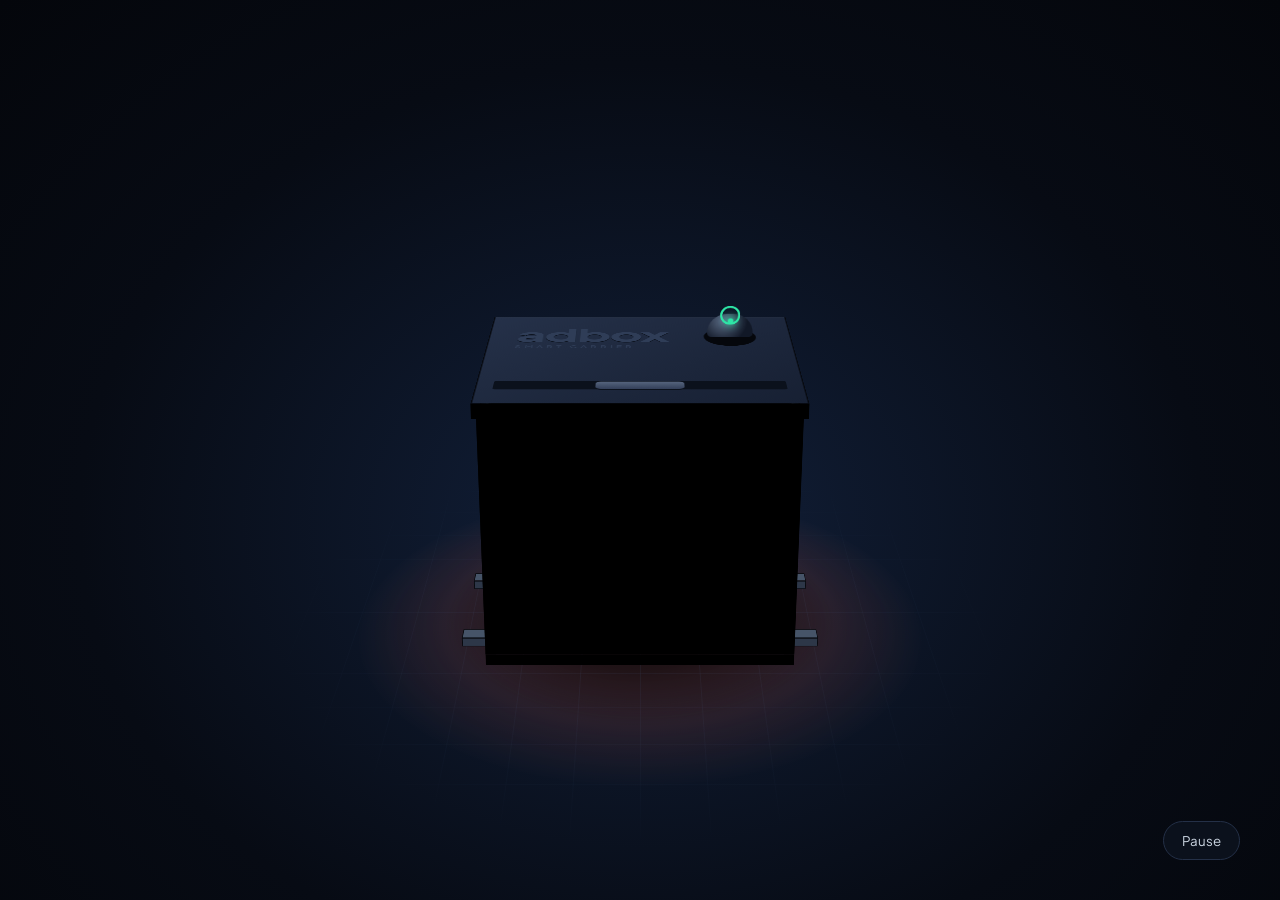
<file: asset-two.html>
<!doctype html>
<html lang="en">

<head>
  <meta charset="utf-8">
  <meta name="viewport" content="width=device-width,initial-scale=1">
  <title>Adbox Smart Carrier — how it comes together</title>
  <link rel="preconnect" href="https://fonts.googleapis.com">
  <link rel="preconnect" href="https://fonts.gstatic.com" crossorigin>
  <link href="https://fonts.googleapis.com/css2?family=Plus+Jakarta+Sans:wght@400;600;700;800&display=swap"
    rel="stylesheet">
  <style>
    * {
      box-sizing: border-box;
      margin: 0;
      padding: 0
    }

    html,
    body {
      height: 100%
    }

    body {
      background: radial-gradient(ellipse at 50% 58%, #12203a 0%, #070b14 62%, #04060b 100%);
      color: #F1F5F9;
      font-family: "Plus Jakarta Sans", Inter, "Segoe UI", Arial, sans-serif;
      overflow: hidden
    }

    .stage {
      position: absolute;
      inset: 0;
      perspective: 1500px;
      perspective-origin: 50% 38%
    }

    .world {
      position: absolute;
      left: 50%;
      top: 54%;
      transform-style: preserve-3d;
      transform: rotateX(-20deg)
    }

    .spin {
      position: absolute;
      transform-style: preserve-3d
    }

    .cub {
      position: absolute;
      transform-style: preserve-3d
    }

    .face {
      position: absolute;
      left: 0;
      top: 0;
      backface-visibility: hidden;
      overflow: hidden
    }

    .shade {
      position: absolute;
      inset: 0;
      background: #000;
      pointer-events: none;
      animation-duration: var(--turn);
      animation-timing-function: linear;
      animation-iteration-count: infinite
    }

    .shell .face {
      background: linear-gradient(180deg, #1a2436, #0c121d);
      box-shadow: inset 0 0 0 2px #05070c, inset 0 2px 0 3px rgba(140, 165, 205, .10)
    }

    .shell-top {
      background: #0c121d !important
    }

    .shell-bottom {
      background: #05070c !important
    }

    .lid .face {
      background: linear-gradient(180deg, #243049, #161f30);
      box-shadow: inset 0 0 0 1.5px #05070c, inset 0 1px 0 1px rgba(160, 185, 225, .35)
    }

    .lid-top {
      background: linear-gradient(135deg, #253149, #172033) !important
    }

    .rail .face {
      background: #2d3748;
      box-shadow: inset 0 0 0 1px #05070c
    }

    .rail-top {
      background: #465468 !important
    }

    .bezel {
      position: absolute;
      background: #03050a;
      border-radius: 10px;
      box-shadow: inset 0 0 0 1px #2b3850
    }

    .screen {
      position: absolute;
      border-radius: 6px;
      overflow: hidden;
      background: #000
    }

    .ad {
      position: absolute;
      inset: 0;
      opacity: 0;
      animation: adcycle 16s infinite
    }

    .ad svg {
      display: block
    }

    @keyframes adcycle {
      0% {
        opacity: 0;
        transform: scale(1.04)
      }

      1.5% {
        opacity: 1;
        transform: scale(1)
      }

      23.5% {
        opacity: 1
      }

      25% {
        opacity: 0
      }

      100% {
        opacity: 0
      }
    }

    .sweep {
      position: absolute;
      top: -20%;
      bottom: -20%;
      width: 70px;
      left: -140px;
      background: linear-gradient(90deg, transparent, rgba(255, 255, 255, .28), transparent);
      transform: skewX(-20deg);
      animation: sweep 4.0s infinite
    }

    @keyframes sweep {
      0% {
        left: -140px
      }

      12% {
        left: 110%
      }

      100% {
        left: 110%
      }
    }

    .glass {
      position: absolute;
      inset: 0;
      background: linear-gradient(125deg, rgba(255, 255, 255, .16) 0%, rgba(255, 255, 255, 0) 38%), repeating-linear-gradient(0deg, rgba(0, 0, 0, .12) 0 1px, transparent 1px 3px)
    }

    .prog {
      position: absolute;
      left: 0;
      bottom: 0;
      height: 3px;
      background: rgba(255, 255, 255, .85);
      animation: prog 4.0s linear infinite
    }

    @keyframes prog {
      from {
        width: 0
      }

      to {
        width: 100%
      }
    }

    .ledstrip {
      position: absolute;
      height: 4px;
      border-radius: 2px;
      background: repeating-linear-gradient(90deg, #22D3EE 0 16px, transparent 16px 26px);
      box-shadow: 0 0 10px #22D3EE;
      background-size: 52px 4px;
      animation: strip 1s linear infinite
    }

    @keyframes strip {
      to {
        background-position: 52px 0
      }
    }

    .logo {
      position: absolute;
      left: 34px;
      top: 36px;
      transform: rotate(0deg)
    }

    .logo span {
      display: block;
      font-weight: 800;
      font-size: 62px;
      letter-spacing: -2px;
      color: #2f3d57;
      text-shadow: 0 2px 0 #0b111c;
      line-height: 1
    }

    .logo small {
      display: block;
      font-weight: 600;
      font-size: 12px;
      letter-spacing: 4px;
      color: #2f3d57;
      margin-top: 4px
    }

    .strap {
      position: absolute;
      left: 20px;
      right: 20px;
      bottom: 42px;
      height: 26px;
      background: #0b111c;
      border-radius: 4px
    }

    .handle {
      position: absolute;
      left: 50%;
      margin-left: -50px;
      width: 100px;
      bottom: 44px;
      height: 22px;
      border-radius: 6px;
      background: linear-gradient(#56657e, #34405a);
      box-shadow: 0 3px 0 #0b111c
    }

    .riderside {
      position: absolute;
      inset: 0
    }

    .hinge {
      position: absolute;
      left: 26px;
      width: 10px;
      height: 38px;
      border-radius: 3px;
      background: linear-gradient(90deg, #3a4659, #1c2433)
    }

    .h1 {
      top: 40px
    }

    .h2 {
      bottom: 40px
    }

    .plate {
      position: absolute;
      left: 50%;
      top: 50%;
      transform: translate(-50%, -50%);
      text-align: center;
      padding: 14px 22px;
      border-radius: 12px;
      background: #0b111c;
      box-shadow: inset 0 0 0 1px #243047
    }

    .plate b {
      display: block;
      font-size: 34px;
      font-weight: 800;
      color: #3a4a66;
      letter-spacing: -1px
    }

    .plate span {
      display: block;
      font-size: 10px;
      letter-spacing: 2px;
      color: #4b5a73;
      margin-top: 2px
    }

    .vent {
      position: absolute;
      left: 50%;
      bottom: 34px;
      width: 120px;
      margin-left: -60px;
      height: 18px;
      background: repeating-linear-gradient(90deg, #05070c 0 6px, transparent 6px 12px);
      opacity: .8
    }

    .dome {
      position: absolute;
      transform-style: preserve-3d
    }

    .dome-base {
      position: absolute;
      width: 64px;
      height: 64px;
      margin: -32px 0 0 -32px;
      border-radius: 50%;
      background: #05070c;
      transform: rotateX(90deg)
    }

    .dome-bb {
      position: absolute;
      transform-style: preserve-3d;
      animation: billboard var(--turn) linear infinite
    }

    .dome-body {
      position: absolute;
      width: 56px;
      height: 30px;
      margin: -30px 0 0 -28px;
      border-radius: 28px 28px 6px 6px;
      background: radial-gradient(circle at 35% 30%, #5b6b85, #111827 70%)
    }

    .dome-body i {
      position: absolute;
      left: 50%;
      top: 6px;
      width: 7px;
      height: 7px;
      margin-left: -3.5px;
      border-radius: 50%;
      background: #2EE6A6;
      box-shadow: 0 0 10px 3px rgba(46, 230, 166, .7);
      animation: blink 1.4s infinite
    }

    @keyframes blink {
      50% {
        opacity: .2
      }
    }

    .ping {
      position: absolute;
      width: 24px;
      height: 24px;
      margin: -40px 0 0 -12px;
      border-radius: 50%;
      border: 2px solid #2EE6A6;
      animation: ping 1.8s ease-out infinite
    }

    .ping.p2 {
      animation-delay: .9s
    }

    @keyframes ping {
      from {
        transform: translateY(0) scale(.6);
        opacity: .9
      }

      to {
        transform: translateY(-34px) scale(4);
        opacity: 0
      }
    }

    .floor {
      position: absolute;
      width: 1400px;
      height: 1400px;
      margin: -700px 0 0 -700px;
      transform: rotateX(90deg) translateZ(calc(-1 * var(--floor)));
      -webkit-mask-image: radial-gradient(circle, #000 0, transparent 45%);
      mask-image: radial-gradient(circle, #000 0, transparent 45%);
      background: repeating-linear-gradient(0deg, rgba(80, 110, 160, .14) 0 1px, transparent 1px 70px), repeating-linear-gradient(90deg, rgba(80, 110, 160, .14) 0 1px, transparent 1px 70px)
    }

    .shadow {
      position: absolute;
      width: 560px;
      height: 560px;
      margin: -280px 0 0 -280px;
      border-radius: 50%;
      transform: rotateX(90deg) translateZ(calc(-1 * var(--floor) - 1px));
      background: radial-gradient(circle, rgba(0, 0, 0, .85) 0, rgba(0, 0, 0, .55) 32%, rgba(0, 0, 0, 0) 62%)
    }

    .glowpool {
      position: absolute;
      width: 900px;
      height: 900px;
      margin: -450px 0 0 -450px;
      border-radius: 50%;
      transform: rotateX(90deg) translateZ(calc(-1 * var(--floor) - 2px));
      background: radial-gradient(circle, var(--c) 0, transparent 55%);
      opacity: .35;
      animation: pool 16s infinite
    }

    @keyframes pool {

      0%,
      24.9% {
        --c: #FF5A36
      }

      25%,
      49.9% {
        --c: #EF4444
      }

      50%,
      74.9% {
        --c: #2EE6A6
      }

      75%,
      100% {
        --c: #A78BFA
      }
    }

    @property --c {
      syntax: "<color>";
      inherits: false;
      initial-value: #FF5A36
    }

    .hud {
      position: absolute;
      font-family: inherit
    }

    .title {
      left: 48px;
      top: 40px
    }

    .title h1 {
      font-size: 32px;
      font-weight: 800;
      letter-spacing: -.5px
    }

    .title p {
      color: #8392A8;
      font-size: 15px;
      margin-top: 6px
    }

    .card {
      background: rgba(11, 17, 28, .9);
      border: 1px solid #243047;
      border-radius: 16px;
      padding: 16px 20px;
      backdrop-filter: blur(6px)
    }

    .live {
      display: inline-flex;
      align-items: center;
      gap: 6px;
      background: rgba(255, 59, 92, .15);
      color: #FF6B84;
      font-size: 11px;
      font-weight: 800;
      padding: 3px 10px 3px 8px;
      border-radius: 99px
    }

    .live i {
      width: 7px;
      height: 7px;
      border-radius: 50%;
      background: #FF3B5C;
      box-shadow: 0 0 0 0 rgba(255, 59, 92, .6);
      animation: livep 1.6s infinite
    }

    @keyframes livep {
      70% {
        box-shadow: 0 0 0 7px rgba(255, 59, 92, 0)
      }
    }

    .lbl {
      color: #8392A8;
      font-size: 12px
    }

    .stack {
      position: relative;
      display: block
    }

    .stack span {
      position: absolute;
      left: 0;
      top: 0;
      opacity: 0;
      white-space: nowrap
    }

    .stack span:first-child {
      position: relative
    }

    button.pp {
      position: absolute;
      right: 40px;
      bottom: 40px;
      background: #0b111c;
      color: #cbd5e1;
      border: 1px solid #243047;
      border-radius: 99px;
      padding: 10px 18px;
      font: 600 13px inherit;
      font-family: inherit;
      cursor: pointer
    }

    button.pp:hover {
      border-color: #3b4b66;
      color: #fff
    }

    body.paused * {
      animation-play-state: paused !important
    }

    @media (prefers-reduced-motion:reduce) {
      * {
        animation-duration: 0s !important;
        animation-iteration-count: 1 !important
      }
    }

    @keyframes Lfz {
      0.00% {
        opacity: 0.130
      }

      2.78% {
        opacity: 0.095
      }

      5.56% {
        opacity: 0.075
      }

      8.33% {
        opacity: 0.072
      }

      11.11% {
        opacity: 0.086
      }

      13.89% {
        opacity: 0.116
      }

      16.67% {
        opacity: 0.161
      }

      19.44% {
        opacity: 0.220
      }

      22.22% {
        opacity: 0.291
      }

      25.00% {
        opacity: 0.372
      }

      27.78% {
        opacity: 0.461
      }

      30.56% {
        opacity: 0.555
      }

      33.33% {
        opacity: 0.620
      }

      36.11% {
        opacity: 0.620
      }

      38.89% {
        opacity: 0.620
      }

      41.67% {
        opacity: 0.620
      }

      44.44% {
        opacity: 0.620
      }

      47.22% {
        opacity: 0.620
      }

      50.00% {
        opacity: 0.620
      }

      52.78% {
        opacity: 0.620
      }

      55.56% {
        opacity: 0.620
      }

      58.33% {
        opacity: 0.620
      }

      61.11% {
        opacity: 0.620
      }

      63.89% {
        opacity: 0.620
      }

      66.67% {
        opacity: 0.620
      }

      69.44% {
        opacity: 0.620
      }

      72.22% {
        opacity: 0.620
      }

      75.00% {
        opacity: 0.620
      }

      77.78% {
        opacity: 0.620
      }

      80.56% {
        opacity: 0.620
      }

      83.33% {
        opacity: 0.590
      }

      86.11% {
        opacity: 0.495
      }

      88.89% {
        opacity: 0.404
      }

      91.67% {
        opacity: 0.320
      }

      94.44% {
        opacity: 0.245
      }

      97.22% {
        opacity: 0.181
      }

      100.00% {
        opacity: 0.131
      }
    }

    @keyframes Lbz {
      0.00% {
        opacity: 0.620
      }

      2.78% {
        opacity: 0.620
      }

      5.56% {
        opacity: 0.620
      }

      8.33% {
        opacity: 0.620
      }

      11.11% {
        opacity: 0.620
      }

      13.89% {
        opacity: 0.620
      }

      16.67% {
        opacity: 0.620
      }

      19.44% {
        opacity: 0.620
      }

      22.22% {
        opacity: 0.620
      }

      25.00% {
        opacity: 0.620
      }

      27.78% {
        opacity: 0.620
      }

      30.56% {
        opacity: 0.620
      }

      33.33% {
        opacity: 0.590
      }

      36.11% {
        opacity: 0.495
      }

      38.89% {
        opacity: 0.404
      }

      41.67% {
        opacity: 0.320
      }

      44.44% {
        opacity: 0.245
      }

      47.22% {
        opacity: 0.181
      }

      50.00% {
        opacity: 0.130
      }

      52.78% {
        opacity: 0.095
      }

      55.56% {
        opacity: 0.075
      }

      58.33% {
        opacity: 0.072
      }

      61.11% {
        opacity: 0.086
      }

      63.89% {
        opacity: 0.116
      }

      66.67% {
        opacity: 0.161
      }

      69.44% {
        opacity: 0.220
      }

      72.22% {
        opacity: 0.291
      }

      75.00% {
        opacity: 0.372
      }

      77.78% {
        opacity: 0.461
      }

      80.56% {
        opacity: 0.555
      }

      83.33% {
        opacity: 0.620
      }

      86.11% {
        opacity: 0.620
      }

      88.89% {
        opacity: 0.620
      }

      91.67% {
        opacity: 0.620
      }

      94.44% {
        opacity: 0.620
      }

      97.22% {
        opacity: 0.620
      }

      100.00% {
        opacity: 0.620
      }
    }

    @keyframes Lrx {
      0.00% {
        opacity: 0.620
      }

      2.78% {
        opacity: 0.620
      }

      5.56% {
        opacity: 0.620
      }

      8.33% {
        opacity: 0.590
      }

      11.11% {
        opacity: 0.495
      }

      13.89% {
        opacity: 0.404
      }

      16.67% {
        opacity: 0.320
      }

      19.44% {
        opacity: 0.245
      }

      22.22% {
        opacity: 0.181
      }

      25.00% {
        opacity: 0.130
      }

      27.78% {
        opacity: 0.095
      }

      30.56% {
        opacity: 0.075
      }

      33.33% {
        opacity: 0.072
      }

      36.11% {
        opacity: 0.086
      }

      38.89% {
        opacity: 0.116
      }

      41.67% {
        opacity: 0.161
      }

      44.44% {
        opacity: 0.220
      }

      47.22% {
        opacity: 0.291
      }

      50.00% {
        opacity: 0.372
      }

      52.78% {
        opacity: 0.461
      }

      55.56% {
        opacity: 0.555
      }

      58.33% {
        opacity: 0.620
      }

      61.11% {
        opacity: 0.620
      }

      63.89% {
        opacity: 0.620
      }

      66.67% {
        opacity: 0.620
      }

      69.44% {
        opacity: 0.620
      }

      72.22% {
        opacity: 0.620
      }

      75.00% {
        opacity: 0.620
      }

      77.78% {
        opacity: 0.620
      }

      80.56% {
        opacity: 0.620
      }

      83.33% {
        opacity: 0.620
      }

      86.11% {
        opacity: 0.620
      }

      88.89% {
        opacity: 0.620
      }

      91.67% {
        opacity: 0.620
      }

      94.44% {
        opacity: 0.620
      }

      97.22% {
        opacity: 0.620
      }

      100.00% {
        opacity: 0.620
      }
    }

    @keyframes Llx {
      0.00% {
        opacity: 0.372
      }

      2.78% {
        opacity: 0.461
      }

      5.56% {
        opacity: 0.555
      }

      8.33% {
        opacity: 0.620
      }

      11.11% {
        opacity: 0.620
      }

      13.89% {
        opacity: 0.620
      }

      16.67% {
        opacity: 0.620
      }

      19.44% {
        opacity: 0.620
      }

      22.22% {
        opacity: 0.620
      }

      25.00% {
        opacity: 0.620
      }

      27.78% {
        opacity: 0.620
      }

      30.56% {
        opacity: 0.620
      }

      33.33% {
        opacity: 0.620
      }

      36.11% {
        opacity: 0.620
      }

      38.89% {
        opacity: 0.620
      }

      41.67% {
        opacity: 0.620
      }

      44.44% {
        opacity: 0.620
      }

      47.22% {
        opacity: 0.620
      }

      50.00% {
        opacity: 0.620
      }

      52.78% {
        opacity: 0.620
      }

      55.56% {
        opacity: 0.620
      }

      58.33% {
        opacity: 0.590
      }

      61.11% {
        opacity: 0.495
      }

      63.89% {
        opacity: 0.404
      }

      66.67% {
        opacity: 0.320
      }

      69.44% {
        opacity: 0.245
      }

      72.22% {
        opacity: 0.181
      }

      75.00% {
        opacity: 0.131
      }

      77.78% {
        opacity: 0.095
      }

      80.56% {
        opacity: 0.075
      }

      83.33% {
        opacity: 0.072
      }

      86.11% {
        opacity: 0.086
      }

      88.89% {
        opacity: 0.116
      }

      91.67% {
        opacity: 0.161
      }

      94.44% {
        opacity: 0.220
      }

      97.22% {
        opacity: 0.291
      }

      100.00% {
        opacity: 0.372
      }
    }

    @keyframes as_base {
      0% {
        transform: translateY(120px)
      }

      14.0% {
        transform: translateY(120px);
        animation-timing-function: cubic-bezier(.2, .8, .25, 1.06)
      }

      24.0% {
        transform: translate3d(0, 0, 0)
      }

      88.0% {
        transform: translate3d(0, 0, 0);
        animation-timing-function: cubic-bezier(.5, 0, .75, .3)
      }

      97.0%,
      100% {
        transform: translateY(120px)
      }
    }

    @keyframes as_rider {
      0% {
        transform: translateZ(150px) rotateY(-20deg)
      }

      20.0% {
        transform: translateZ(150px) rotateY(-20deg);
        animation-timing-function: cubic-bezier(.2, .8, .25, 1.06)
      }

      32.0% {
        transform: translate3d(0, 0, 0)
      }

      88.0% {
        transform: translate3d(0, 0, 0);
        animation-timing-function: cubic-bezier(.5, 0, .75, .3)
      }

      97.0%,
      100% {
        transform: translateZ(150px) rotateY(-20deg)
      }
    }

    @keyframes as_sideA {
      0% {
        transform: translateZ(150px) rotateX(8deg) rotateY(-14deg)
      }

      26.0% {
        transform: translateZ(150px) rotateX(8deg) rotateY(-14deg);
        animation-timing-function: cubic-bezier(.2, .8, .25, 1.06)
      }

      38.0% {
        transform: translate3d(0, 0, 0)
      }

      88.0% {
        transform: translate3d(0, 0, 0);
        animation-timing-function: cubic-bezier(.5, 0, .75, .3)
      }

      97.0%,
      100% {
        transform: translateZ(150px) rotateX(8deg) rotateY(-14deg)
      }
    }

    @keyframes as_rear {
      0% {
        transform: translateZ(150px) rotateY(18deg)
      }

      32.0% {
        transform: translateZ(150px) rotateY(18deg);
        animation-timing-function: cubic-bezier(.2, .8, .25, 1.06)
      }

      44.0% {
        transform: translate3d(0, 0, 0)
      }

      88.0% {
        transform: translate3d(0, 0, 0);
        animation-timing-function: cubic-bezier(.5, 0, .75, .3)
      }

      97.0%,
      100% {
        transform: translateZ(150px) rotateY(18deg)
      }
    }

    @keyframes as_sideB {
      0% {
        transform: translateZ(150px) rotateX(-8deg) rotateY(14deg)
      }

      38.0% {
        transform: translateZ(150px) rotateX(-8deg) rotateY(14deg);
        animation-timing-function: cubic-bezier(.2, .8, .25, 1.06)
      }

      50.0% {
        transform: translate3d(0, 0, 0)
      }

      88.0% {
        transform: translate3d(0, 0, 0);
        animation-timing-function: cubic-bezier(.5, 0, .75, .3)
      }

      97.0%,
      100% {
        transform: translateZ(150px) rotateX(-8deg) rotateY(14deg)
      }
    }

    @keyframes as_lid {
      0% {
        transform: translateY(-150px) rotateX(14deg)
      }

      50.0% {
        transform: translateY(-150px) rotateX(14deg);
        animation-timing-function: cubic-bezier(.2, .8, .25, 1.06)
      }

      60.0% {
        transform: translate3d(0, 0, 0)
      }

      88.0% {
        transform: translate3d(0, 0, 0);
        animation-timing-function: cubic-bezier(.5, 0, .75, .3)
      }

      97.0%,
      100% {
        transform: translateY(-150px) rotateX(14deg)
      }
    }

    :root {
      --turn: 32s;
      --floor: 176.0px
    }

    .spin {
      animation: turn 32s linear infinite
    }

    @keyframes turn {
      from {
        transform: rotateY(35deg)
      }

      to {
        transform: rotateY(-325deg)
      }
    }

    @keyframes billboard {
      from {
        transform: rotateY(-35deg)
      }

      to {
        transform: rotateY(325deg)
      }
    }

    .piece {
      position: absolute;
      transform-style: preserve-3d
    }

    .anim {
      position: absolute;
      transform-style: preserve-3d;
      animation-duration: 16s;
      animation-iteration-count: infinite
    }

    .panel .face {
      background: linear-gradient(180deg, #1a2436, #0c121d);
      box-shadow: inset 0 0 0 2px #05070c, inset 0 2px 0 3px rgba(140, 165, 205, .10)
    }

    .panel-back {
      background: #0a0f18 !important
    }

    .world {
      transform: rotateX(-20deg) scale3d(.82, .82, .82)
    }

    .dome.pop .dome-bb {
      animation: billboard 32s linear infinite
    }

    .popw {
      position: absolute;
      transform-style: preserve-3d;
      animation: pop 16s infinite
    }

    @keyframes pop {

      0%,
      57% {
        transform: scale3d(.001, .001, .001)
      }

      62% {
        transform: scale3d(1.15, 1.15, 1.15)
      }

      64%,
      88% {
        transform: scale3d(1, 1, 1)
      }

      91%,
      100% {
        transform: scale3d(.001, .001, .001)
      }
    }

    .flash {
      position: absolute;
      width: 700px;
      height: 700px;
      margin: -350px 0 0 -350px;
      border-radius: 50%;
      background: radial-gradient(circle, rgba(34, 211, 238, .55), transparent 60%);
      opacity: 0;
      animation: flash 16s infinite;
      pointer-events: none
    }

    @keyframes flash {

      0%,
      59% {
        opacity: 0;
        transform: scale(.4)
      }

      61% {
        opacity: 1;
        transform: scale(1)
      }

      70%,
      100% {
        opacity: 0;
        transform: scale(1.3)
      }
    }

    .steps {
      right: 40px;
      top: 44px;
      width: 330px
    }

    .steps li {
      list-style: none;
      display: flex;
      gap: 12px;
      align-items: flex-start;
      margin-top: 12px;
      opacity: .35;
      animation: step 16s infinite
    }

    .steps li b {
      flex: none;
      width: 24px;
      height: 24px;
      border-radius: 50%;
      display: grid;
      place-items: center;
      font-size: 12px;
      background: #1e293b;
      color: #cbd5e1
    }

    .steps li div {
      font-size: 14px;
      font-weight: 700
    }

    .steps li small {
      display: block;
      font-weight: 400;
      color: #8392A8;
      font-size: 12px;
      margin-top: 2px
    }

    .caption {
      left: 50%;
      bottom: 44px;
      transform: translateX(-50%);
      text-align: center
    }

    .caption .stack {
      font-size: 22px;
      font-weight: 800;
      height: 30px;
      min-width: 620px
    }

    .caption .stack span {
      left: 50%;
      transform: translateX(-50%)
    }

    .caption .stack span:first-child {
      position: absolute
    }

    .bar {
      width: 420px;
      height: 4px;
      border-radius: 2px;
      background: #1e293b;
      margin: 14px auto 0;
      overflow: hidden
    }

    .bar i {
      display: block;
      height: 100%;
      background: linear-gradient(90deg, #22D3EE, #F472B6);
      animation: prog 16s linear infinite
    }

    .sync {
      left: 48px;
      bottom: 40px
    }

    @keyframes st0 {

      0%,
      0.0% {
        opacity: .35
      }

      0.5%,
      23.5% {
        opacity: 1
      }

      24.0%,
      100% {
        opacity: .35
      }
    }

    .s0 {
      animation-name: st0 !important
    }

    .s0 b {
      animation: stb0 16s infinite
    }

    @keyframes stb0 {

      0%,
      0.0% {
        background: #1e293b
      }

      0.5%,
      23.5% {
        background: #22D3EE;
        color: #04121a
      }

      24.0%,
      100% {
        background: #1e293b
      }
    }

    @keyframes cap0 {

      0%,
      0.0% {
        opacity: 0
      }

      0.5%,
      23.5% {
        opacity: 1
      }

      24.0%,
      100% {
        opacity: 0
      }
    }

    @keyframes st1 {

      0%,
      23.9% {
        opacity: .35
      }

      24.5%,
      49.5% {
        opacity: 1
      }

      50.0%,
      100% {
        opacity: .35
      }
    }

    .s1 {
      animation-name: st1 !important
    }

    .s1 b {
      animation: stb1 16s infinite
    }

    @keyframes stb1 {

      0%,
      23.9% {
        background: #1e293b
      }

      24.5%,
      49.5% {
        background: #22D3EE;
        color: #04121a
      }

      50.0%,
      100% {
        background: #1e293b
      }
    }

    @keyframes cap1 {

      0%,
      23.9% {
        opacity: 0
      }

      24.5%,
      49.5% {
        opacity: 1
      }

      50.0%,
      100% {
        opacity: 0
      }
    }

    @keyframes st2 {

      0%,
      49.9% {
        opacity: .35
      }

      50.5%,
      61.5% {
        opacity: 1
      }

      62.0%,
      100% {
        opacity: .35
      }
    }

    .s2 {
      animation-name: st2 !important
    }

    .s2 b {
      animation: stb2 16s infinite
    }

    @keyframes stb2 {

      0%,
      49.9% {
        background: #1e293b
      }

      50.5%,
      61.5% {
        background: #22D3EE;
        color: #04121a
      }

      62.0%,
      100% {
        background: #1e293b
      }
    }

    @keyframes cap2 {

      0%,
      49.9% {
        opacity: 0
      }

      50.5%,
      61.5% {
        opacity: 1
      }

      62.0%,
      100% {
        opacity: 0
      }
    }

    @keyframes st3 {

      0%,
      61.9% {
        opacity: .35
      }

      62.5%,
      96.5% {
        opacity: 1
      }

      97.0%,
      100% {
        opacity: .35
      }
    }

    .s3 {
      animation-name: st3 !important
    }

    .s3 b {
      animation: stb3 16s infinite
    }

    @keyframes stb3 {

      0%,
      61.9% {
        background: #1e293b
      }

      62.5%,
      96.5% {
        background: #22D3EE;
        color: #04121a
      }

      97.0%,
      100% {
        background: #1e293b
      }
    }

    @keyframes cap3 {

      0%,
      61.9% {
        opacity: 0
      }

      62.5%,
      96.5% {
        opacity: 1
      }

      97.0%,
      100% {
        opacity: 0
      }
    }

    /* =========================================================
   RESPONSIVE LAYOUT
   Scales the complete 3D scene without changing the asset
========================================================= */

@media (max-width: 1000px) {

  .stage {
    perspective: 1300px;
  }

  .world {
    transform: rotateX(-20deg) scale(0.78);
    transform-origin: center center;
  }

  .title {
    left: 28px;
    top: 28px;
  }

  .title h1 {
    font-size: 28px;
  }

  .title p {
    font-size: 13px;
  }

  button.pp {
    right: 28px;
    bottom: 28px;
  }

}


@media (max-width: 650px) {

  .stage {
    perspective: 1000px;
    perspective-origin: 50% 42%;
  }

  .world {
    top: 52%;
    transform: rotateX(-20deg) scale(0.58);
    transform-origin: center center;
  }

  .title {
    left: 20px;
    top: 20px;
  }

  .title h1 {
    font-size: 22px;
  }

  .title p {
    font-size: 12px;
    margin-top: 4px;
  }

  button.pp {
    right: 20px;
    bottom: 20px;
    padding: 8px 14px;
    font-size: 12px;
  }

}


@media (max-width: 380px) {

  .world {
    transform: rotateX(-20deg) scale(0.50);
  }

  .title {
    left: 16px;
    top: 16px;
  }

  .title h1 {
    font-size: 19px;
  }

  .title p {
    font-size: 11px;
  }

  button.pp {
    right: 16px;
    bottom: 16px;
  }

}
  </style>
</head>

<body>
  <div class="stage">
    <div class="world">
      <div class="floor"></div>
      <div class="glowpool"></div>
      <div class="shadow"></div>
      <div class="spin">
        <div class="piece" style="transform:translateY(157.0px)">
          <div class="anim" style="animation-name:as_base">
            <div class="cub lid" style="transform:translateY(0px)">
              <div class="face lid-front"
                style="width:360px;height:14px;margin-left:-180.0px;margin-top:-7.0px;transform:translateZ(140.0px);">
                <div class="shade" style="animation-name:Lfz"></div>
              </div>
              <div class="face lid-back"
                style="width:360px;height:14px;margin-left:-180.0px;margin-top:-7.0px;transform:rotateY(180deg) translateZ(140.0px);">
                <div class="shade" style="animation-name:Lbz"></div>
              </div>
              <div class="face lid-right"
                style="width:280px;height:14px;margin-left:-140.0px;margin-top:-7.0px;transform:rotateY(90deg) translateZ(180.0px);">
                <div class="shade" style="animation-name:Lrx"></div>
              </div>
              <div class="face lid-left"
                style="width:280px;height:14px;margin-left:-140.0px;margin-top:-7.0px;transform:rotateY(-90deg) translateZ(180.0px);">
                <div class="shade" style="animation-name:Llx"></div>
              </div>
              <div class="face lid-top"
                style="width:360px;height:280px;margin-left:-180.0px;margin-top:-140.0px;transform:rotateX(90deg) translateZ(7.0px);">
              </div>
              <div class="face lid-bottom"
                style="width:360px;height:280px;margin-left:-180.0px;margin-top:-140.0px;transform:rotateX(-90deg) translateZ(7.0px);">
              </div>
            </div>
            <div class="cub rail" style="transform:translate3d(0,13px,-70.0px)">
              <div class="face rail-front"
                style="width:430px;height:12px;margin-left:-215.0px;margin-top:-6.0px;transform:translateZ(10.0px);">
              </div>
              <div class="face rail-back"
                style="width:430px;height:12px;margin-left:-215.0px;margin-top:-6.0px;transform:rotateY(180deg) translateZ(10.0px);">
              </div>
              <div class="face rail-right"
                style="width:20px;height:12px;margin-left:-10.0px;margin-top:-6.0px;transform:rotateY(90deg) translateZ(215.0px);">
              </div>
              <div class="face rail-left"
                style="width:20px;height:12px;margin-left:-10.0px;margin-top:-6.0px;transform:rotateY(-90deg) translateZ(215.0px);">
              </div>
              <div class="face rail-top"
                style="width:430px;height:20px;margin-left:-215.0px;margin-top:-10.0px;transform:rotateX(90deg) translateZ(6.0px);">
              </div>
              <div class="face rail-bottom"
                style="width:430px;height:20px;margin-left:-215.0px;margin-top:-10.0px;transform:rotateX(-90deg) translateZ(6.0px);">
              </div>
            </div>
            <div class="cub rail" style="transform:translate3d(0,13px,70.0px)">
              <div class="face rail-front"
                style="width:430px;height:12px;margin-left:-215.0px;margin-top:-6.0px;transform:translateZ(10.0px);">
              </div>
              <div class="face rail-back"
                style="width:430px;height:12px;margin-left:-215.0px;margin-top:-6.0px;transform:rotateY(180deg) translateZ(10.0px);">
              </div>
              <div class="face rail-right"
                style="width:20px;height:12px;margin-left:-10.0px;margin-top:-6.0px;transform:rotateY(90deg) translateZ(215.0px);">
              </div>
              <div class="face rail-left"
                style="width:20px;height:12px;margin-left:-10.0px;margin-top:-6.0px;transform:rotateY(-90deg) translateZ(215.0px);">
              </div>
              <div class="face rail-top"
                style="width:430px;height:20px;margin-left:-215.0px;margin-top:-10.0px;transform:rotateX(90deg) translateZ(6.0px);">
              </div>
              <div class="face rail-bottom"
                style="width:430px;height:20px;margin-left:-215.0px;margin-top:-10.0px;transform:rotateX(-90deg) translateZ(6.0px);">
              </div>
            </div>
          </div>
        </div>
        <div class="piece" style="transform:rotateY(-90deg) translateZ(174.0px)">
          <div class="anim" style="animation-name:as_rider">
            <div class="cub panel plain" style="">
              <div class="face panel plain-front"
                style="width:280px;height:300px;margin-left:-140.0px;margin-top:-150.0px;transform:translateZ(6.0px);">
                <div class="riderside">
                  <div class="hinge h1"></div>
                  <div class="hinge h2"></div>
                  <div class="plate"><b>adbox</b><span>4G · GPS · IP65</span></div>
                  <div class="vent"></div>
                </div>
                <div class="shade" style="animation-name:Lfz"></div>
              </div>
              <div class="face panel plain-back"
                style="width:280px;height:300px;margin-left:-140.0px;margin-top:-150.0px;transform:rotateY(180deg) translateZ(6.0px);">
                <div class="shade" style="animation-name:Lbz"></div>
              </div>
              <div class="face panel plain-right"
                style="width:12px;height:300px;margin-left:-6.0px;margin-top:-150.0px;transform:rotateY(90deg) translateZ(140.0px);">
                <div class="shade" style="animation-name:Lrx"></div>
              </div>
              <div class="face panel plain-left"
                style="width:12px;height:300px;margin-left:-6.0px;margin-top:-150.0px;transform:rotateY(-90deg) translateZ(140.0px);">
                <div class="shade" style="animation-name:Llx"></div>
              </div>
              <div class="face panel plain-top"
                style="width:280px;height:12px;margin-left:-140.0px;margin-top:-6.0px;transform:rotateX(90deg) translateZ(150.0px);">
              </div>
              <div class="face panel plain-bottom"
                style="width:280px;height:12px;margin-left:-140.0px;margin-top:-6.0px;transform:rotateX(-90deg) translateZ(150.0px);">
              </div>
            </div>
          </div>
        </div>
        <div class="piece" style="transform:translateZ(134.0px)">
          <div class="anim" style="animation-name:as_sideA">
            <div class="cub panel" style="">
              <div class="face panel-front"
                style="width:360px;height:300px;margin-left:-180.0px;margin-top:-150.0px;transform:translateZ(6.0px);">
                <div class="bezel" style="left:14px;top:28px;width:332px;height:252px"></div>
                <div class="screen" style="left:20px;top:34px;width:320px;height:240px">
                  <div class="ad" style="animation-delay:0s"><svg width="320" height="240" viewBox="0 0 320 240"
                      xmlns="http://www.w3.org/2000/svg">
                      <defs>
                        <linearGradient id="saleA0" x1="0" y1="0" x2="1" y2="1">
                          <stop stop-color="#FF7A18" />
                          <stop offset="1" stop-color="#FF2E63" />
                        </linearGradient>
                      </defs>
                      <rect width="320" height="240" fill="url(#saleA0)" />
                      <circle cx="281.6" cy="43.199999999999996" r="100.8" fill="#fff" fill-opacity="0.10" />
                      <circle cx="32.0" cy="252.0" r="84.0" fill="#000" fill-opacity="0.10" /><text x="22" y="61"
                        font-family="Plus Jakarta Sans, Inter, Segoe UI, Arial, sans-serif" font-size="13"
                        font-weight="700" fill="#FFE8D6" letter-spacing="1.5">KORA MART</text><text x="20" y="112"
                        font-family="Plus Jakarta Sans, Inter, Segoe UI, Arial, sans-serif" font-size="51"
                        font-weight="800" fill="#fff" letter-spacing="-1">FLASH</text><text x="20" y="158"
                        font-family="Plus Jakarta Sans, Inter, Segoe UI, Arial, sans-serif" font-size="51"
                        font-weight="800" fill="#fff" letter-spacing="-1">SALE</text>
                      <g transform="translate(20 172)">
                        <rect width="150" height="30" rx="15" fill="#fff" /><text x="14" y="20"
                          font-family="Plus Jakarta Sans, Inter, Segoe UI, Arial, sans-serif" font-size="13"
                          font-weight="800" fill="#FF2E63">Up to 50% off</text>
                      </g>
                      <g transform="translate(237 125)">
                        <g>
                          <animateTransform attributeName="transform" type="scale" values="1;1.06;1" dur="1.2s"
                            repeatCount="indefinite" additive="sum" />
                          <path d="M-40 -30 H40 L48 50 H-48Z" fill="#fff" />
                          <path d="M-20 -30 v-10 a20 20 0 0 1 40 0 v10" stroke="#fff" stroke-width="6" fill="none" />
                          <text x="0" y="22" text-anchor="middle"
                            font-family="Plus Jakarta Sans, Inter, Segoe UI, Arial, sans-serif" font-size="26"
                            font-weight="800" fill="#FF2E63">%</text>
                        </g>
                      </g><text x="304" y="39" text-anchor="end"
                        font-family="Plus Jakarta Sans, Inter, Segoe UI, Arial, sans-serif" font-size="11"
                        font-weight="700" fill="#fff" opacity="1">Ends in 02:14:36
                        <animate attributeName="opacity" values="1;0;0;0" keyTimes="0.000;0.250;0.500;0.750" dur="4s"
                          begin="0s" repeatCount="indefinite" calcMode="discrete" />
                      </text><text x="304" y="39" text-anchor="end"
                        font-family="Plus Jakarta Sans, Inter, Segoe UI, Arial, sans-serif" font-size="11"
                        font-weight="700" fill="#fff" opacity="0">Ends in 02:14:35
                        <animate attributeName="opacity" values="0;1;0;0" keyTimes="0.000;0.250;0.500;0.750" dur="4s"
                          begin="0s" repeatCount="indefinite" calcMode="discrete" />
                      </text><text x="304" y="39" text-anchor="end"
                        font-family="Plus Jakarta Sans, Inter, Segoe UI, Arial, sans-serif" font-size="11"
                        font-weight="700" fill="#fff" opacity="0">Ends in 02:14:34
                        <animate attributeName="opacity" values="0;0;1;0" keyTimes="0.000;0.250;0.500;0.750" dur="4s"
                          begin="0s" repeatCount="indefinite" calcMode="discrete" />
                      </text><text x="304" y="39" text-anchor="end"
                        font-family="Plus Jakarta Sans, Inter, Segoe UI, Arial, sans-serif" font-size="11"
                        font-weight="700" fill="#fff" opacity="0">Ends in 02:14:33
                        <animate attributeName="opacity" values="0;0;0;1" keyTimes="0.000;0.250;0.500;0.750" dur="4s"
                          begin="0s" repeatCount="indefinite" calcMode="discrete" />
                      </text>
                      <rect x="14" y="14" width="30" height="18" rx="5" fill="#000" fill-opacity="0.35" /><text x="29"
                        y="27" text-anchor="middle" font-family="Plus Jakarta Sans, Inter, Segoe UI, Arial, sans-serif"
                        font-size="10" font-weight="800" fill="#fff">AD</text>
                      <g transform="translate(306 226)">
                        <rect x="-111" y="-24" width="111" height="24" rx="12" fill="#000" fill-opacity="0.35" />
                        <path d="M-97 -6 c-3 -4 -5 -6 -5 -9 a5 5 0 1 1 10 0 c0 3 -2 5 -5 9z" fill="#fff" /><text x="-10"
                          y="-8" text-anchor="end" font-family="Plus Jakarta Sans, Inter, Segoe UI, Arial, sans-serif"
                          font-size="11" font-weight="600" fill="#fff">Lekki Phase 1</text>
                      </g>
                    </svg></div>
                  <div class="ad" style="animation-delay:-12.0s"><svg width="320" height="240" viewBox="0 0 320 240"
                      xmlns="http://www.w3.org/2000/svg">
                      <defs>
                        <radialGradient id="foodA1" cx="0.7" cy="0.5" r="0.8">
                          <stop stop-color="#B91C1C" />
                          <stop offset="1" stop-color="#450A0A" />
                        </radialGradient>
                      </defs>
                      <rect width="320" height="240" fill="url(#foodA1)" /><text x="22" y="62"
                        font-family="Plus Jakarta Sans, Inter, Segoe UI, Arial, sans-serif" font-size="12"
                        font-weight="700" fill="#FECACA" letter-spacing="1.5">MAMA PUT KITCHEN</text><text x="20"
                        y="102" font-family="Plus Jakarta Sans, Inter, Segoe UI, Arial, sans-serif" font-size="32"
                        font-weight="800" fill="#fff">Smoky</text><text x="20" y="138"
                        font-family="Plus Jakarta Sans, Inter, Segoe UI, Arial, sans-serif" font-size="32"
                        font-weight="800" fill="#FACC15">Jollof</text><text x="20" y="174"
                        font-family="Plus Jakarta Sans, Inter, Segoe UI, Arial, sans-serif" font-size="22"
                        font-weight="800" fill="#fff">₦2,500</text><text x="20" y="196"
                        font-family="Plus Jakarta Sans, Inter, Segoe UI, Arial, sans-serif" font-size="11"
                        fill="#FECACA">Delivered in 20 min</text>
                      <g transform="translate(234 139)">
                        <ellipse cx="0" cy="34" rx="64" ry="10" fill="#000" fill-opacity="0.3" />
                        <path d="M-58 -6 H58 A58 44 0 0 1 -58 -6Z" fill="#F8FAFC" />
                        <path d="M-58 -6 H58 A58 44 0 0 1 -58 -6Z" fill="#1E3A8A" fill-opacity="0.12" />
                        <ellipse cx="0" cy="-6" rx="58" ry="12" fill="#E2E8F0" />
                        <ellipse cx="0" cy="-8" rx="50" ry="10" fill="#EA580C" />
                        <circle cx="-16" cy="-12" r="3" fill="#FFB547" />
                        <circle cx="13" cy="-13" r="3" fill="#FFB547" />
                        <circle cx="3" cy="-10" r="3" fill="#FFB547" />
                        <circle cx="-39" cy="-8" r="3" fill="#FFB547" />
                        <circle cx="-41" cy="-9" r="3" fill="#FFB547" />
                        <circle cx="-38" cy="-13" r="3" fill="#FFB547" />
                        <circle cx="-7" cy="-4" r="3" fill="#FFB547" />
                        <circle cx="-33" cy="-11" r="3" fill="#FFB547" />
                        <circle cx="11" cy="-3" r="3" fill="#FFB547" />
                        <circle cx="7" cy="-9" r="3" fill="#FFB547" />
                        <circle cx="42" cy="-13" r="3" fill="#FFB547" />
                        <circle cx="32" cy="-11" r="3" fill="#FFB547" />
                        <circle cx="-31" cy="-13" r="3" fill="#FFB547" />
                        <circle cx="-17" cy="-4" r="3" fill="#FFB547" />
                        <circle cx="-28" cy="-7" r="3" fill="#FFB547" />
                        <circle cx="12" cy="-10" r="3" fill="#FFB547" />
                        <circle cx="4" cy="-13" r="3" fill="#FFB547" />
                        <circle cx="-39" cy="-12" r="3" fill="#FFB547" />
                        <circle cx="16" cy="-9" r="3" fill="#FFB547" />
                        <circle cx="-16" cy="-7" r="3" fill="#FFB547" />
                        <circle cx="-4" cy="-10" r="3" fill="#FFB547" />
                        <circle cx="26" cy="-6" r="3" fill="#FFB547" />
                        <circle cx="-23" cy="-7" r="3" fill="#FFB547" />
                        <circle cx="2" cy="-3" r="3" fill="#FFB547" />
                        <circle cx="20" cy="-11" r="3" fill="#FFB547" />
                        <circle cx="42" cy="-13" r="3" fill="#FFB547" />
                        <circle cx="-7" cy="-5" r="3" fill="#FFB547" />
                        <circle cx="-31" cy="-8" r="3" fill="#FFB547" />
                        <circle cx="-41" cy="-6" r="3" fill="#FFB547" />
                        <circle cx="23" cy="-7" r="3" fill="#FFB547" />
                        <path d="M8 -18 q18 -16 30 -4 q6 8 -6 12 q-14 4 -24 -8z" fill="#92400E" />
                        <rect x="34" y="-26" width="16" height="5" rx="2.5" fill="#FDE68A"
                          transform="rotate(-35 34 -26)" />
                        <g transform="translate(0 -30)">
                          <path d="M-18 0 q-6 -10 0 -20 q6 -10 0 -20" stroke="#fff" stroke-opacity="0.6"
                            stroke-width="3" fill="none" stroke-linecap="round">
                            <animate attributeName="stroke-opacity" values="0;0.7;0" dur="2s" begin="0.0s"
                              repeatCount="indefinite" />
                            <animateTransform attributeName="transform" type="translate" values="0 6;0 -8" dur="2s"
                              begin="0.0s" repeatCount="indefinite" />
                          </path>
                          <path d="M0 0 q-6 -10 0 -20 q6 -10 0 -20" stroke="#fff" stroke-opacity="0.6" stroke-width="3"
                            fill="none" stroke-linecap="round">
                            <animate attributeName="stroke-opacity" values="0;0.7;0" dur="2s" begin="0.5s"
                              repeatCount="indefinite" />
                            <animateTransform attributeName="transform" type="translate" values="0 6;0 -8" dur="2s"
                              begin="0.5s" repeatCount="indefinite" />
                          </path>
                          <path d="M18 0 q-6 -10 0 -20 q6 -10 0 -20" stroke="#fff" stroke-opacity="0.6" stroke-width="3"
                            fill="none" stroke-linecap="round">
                            <animate attributeName="stroke-opacity" values="0;0.7;0" dur="2s" begin="1.0s"
                              repeatCount="indefinite" />
                            <animateTransform attributeName="transform" type="translate" values="0 6;0 -8" dur="2s"
                              begin="1.0s" repeatCount="indefinite" />
                          </path>
                        </g>
                      </g>
                      <rect x="14" y="14" width="30" height="18" rx="5" fill="#000" fill-opacity="0.35" /><text x="29"
                        y="27" text-anchor="middle" font-family="Plus Jakarta Sans, Inter, Segoe UI, Arial, sans-serif"
                        font-size="10" font-weight="800" fill="#fff">AD</text>
                      <g transform="translate(306 226)">
                        <rect x="-111" y="-24" width="111" height="24" rx="12" fill="#000" fill-opacity="0.35" />
                        <path d="M-97 -6 c-3 -4 -5 -6 -5 -9 a5 5 0 1 1 10 0 c0 3 -2 5 -5 9z" fill="#fff" /><text x="-10"
                          y="-8" text-anchor="end" font-family="Plus Jakarta Sans, Inter, Segoe UI, Arial, sans-serif"
                          font-size="11" font-weight="600" fill="#fff">Admiralty Way</text>
                      </g>
                    </svg></div>
                  <div class="ad" style="animation-delay:-8.0s"><svg width="320" height="240" viewBox="0 0 320 240"
                      xmlns="http://www.w3.org/2000/svg">
                      <defs>
                        <linearGradient id="payA2" x1="0" y1="0" x2="1" y2="1">
                          <stop stop-color="#042F2E" />
                          <stop offset="1" stop-color="#0E7490" />
                        </linearGradient>
                      </defs>
                      <rect width="320" height="240" fill="url(#payA2)" />
                      <path d="M0 192.0 Q160.0 132.0 320 180.0 V240 H0Z" fill="#2EE6A6" fill-opacity="0.12" /><text
                        x="22" y="62" font-family="Plus Jakarta Sans, Inter, Segoe UI, Arial, sans-serif" font-size="12"
                        font-weight="700" fill="#99F6E4" letter-spacing="1.5">ZAPP PAY</text><text x="20" y="98"
                        font-family="Plus Jakarta Sans, Inter, Segoe UI, Arial, sans-serif" font-size="27"
                        font-weight="800" fill="#fff">Send money</text><text x="20" y="132"
                        font-family="Plus Jakarta Sans, Inter, Segoe UI, Arial, sans-serif" font-size="27"
                        font-weight="800" fill="#2EE6A6">in seconds.</text>
                      <g transform="translate(20 150)">
                        <rect width="118" height="28" rx="14" fill="#2EE6A6" /><text x="59" y="19" text-anchor="middle"
                          font-family="Plus Jakarta Sans, Inter, Segoe UI, Arial, sans-serif" font-size="12"
                          font-weight="800" fill="#042F2E">0% fees today</text>
                      </g>
                      <g transform="translate(243 120)">
                        <rect x="-38" y="-70" width="76" height="140" rx="14" fill="#0B1220" stroke="#99F6E4"
                          stroke-width="3" />
                        <rect x="-30" y="-58" width="60" height="116" rx="6" fill="#0F766E" />
                        <circle cx="0" cy="-12" r="20" fill="none" stroke="#2EE6A6" stroke-width="3">
                          <animate attributeName="r" values="20;46" dur="1.6s" repeatCount="indefinite" />
                          <animate attributeName="stroke-opacity" values="0.8;0" dur="1.6s" repeatCount="indefinite" />
                        </circle>
                        <circle cx="0" cy="-12" r="18" fill="#2EE6A6" />
                        <path d="M-8 -12 l6 6 l11 -12" stroke="#042F2E" stroke-width="4" fill="none"
                          stroke-linecap="round" stroke-linejoin="round" /><text x="0" y="28" text-anchor="middle"
                          font-family="Plus Jakarta Sans, Inter, Segoe UI, Arial, sans-serif" font-size="13"
                          font-weight="800" fill="#fff" opacity="1">₦15,000
                          <animate attributeName="opacity" values="1;0;0;0" keyTimes="0.000;0.250;0.500;0.750" dur="4s"
                            begin="0s" repeatCount="indefinite" calcMode="discrete" />
                        </text><text x="0" y="28" text-anchor="middle"
                          font-family="Plus Jakarta Sans, Inter, Segoe UI, Arial, sans-serif" font-size="13"
                          font-weight="800" fill="#fff" opacity="0">₦7,200
                          <animate attributeName="opacity" values="0;1;0;0" keyTimes="0.000;0.250;0.500;0.750" dur="4s"
                            begin="0s" repeatCount="indefinite" calcMode="discrete" />
                        </text><text x="0" y="28" text-anchor="middle"
                          font-family="Plus Jakarta Sans, Inter, Segoe UI, Arial, sans-serif" font-size="13"
                          font-weight="800" fill="#fff" opacity="0">₦42,500
                          <animate attributeName="opacity" values="0;0;1;0" keyTimes="0.000;0.250;0.500;0.750" dur="4s"
                            begin="0s" repeatCount="indefinite" calcMode="discrete" />
                        </text><text x="0" y="28" text-anchor="middle"
                          font-family="Plus Jakarta Sans, Inter, Segoe UI, Arial, sans-serif" font-size="13"
                          font-weight="800" fill="#fff" opacity="0">₦3,000
                          <animate attributeName="opacity" values="0;0;0;1" keyTimes="0.000;0.250;0.500;0.750" dur="4s"
                            begin="0s" repeatCount="indefinite" calcMode="discrete" />
                        </text><text x="0" y="44" text-anchor="middle"
                          font-family="Plus Jakarta Sans, Inter, Segoe UI, Arial, sans-serif" font-size="8"
                          fill="#99F6E4">Sent ✓</text>
                      </g>
                      <rect x="14" y="14" width="30" height="18" rx="5" fill="#000" fill-opacity="0.35" /><text x="29"
                        y="27" text-anchor="middle" font-family="Plus Jakarta Sans, Inter, Segoe UI, Arial, sans-serif"
                        font-size="10" font-weight="800" fill="#fff">AD</text>
                      <g transform="translate(306 226)">
                        <rect x="-123" y="-24" width="123" height="24" rx="12" fill="#000" fill-opacity="0.35" />
                        <path d="M-109 -6 c-3 -4 -5 -6 -5 -9 a5 5 0 1 1 10 0 c0 3 -2 5 -5 9z" fill="#fff" /><text
                          x="-10" y="-8" text-anchor="end"
                          font-family="Plus Jakarta Sans, Inter, Segoe UI, Arial, sans-serif" font-size="11"
                          font-weight="600" fill="#fff">Victoria Island</text>
                      </g>
                    </svg></div>
                  <div class="ad" style="animation-delay:-4.0s"><svg width="320" height="240" viewBox="0 0 320 240"
                      xmlns="http://www.w3.org/2000/svg">
                      <defs>
                        <linearGradient id="festA3" x1="0" y1="0" x2="1" y2="1">
                          <stop stop-color="#2E1065" />
                          <stop offset="1" stop-color="#7C3AED" />
                        </linearGradient>
                        <linearGradient id="eqA3" x1="0" y1="0" x2="0" y2="1">
                          <stop stop-color="#22D3EE" />
                          <stop offset="1" stop-color="#F472B6" />
                        </linearGradient>
                      </defs>
                      <rect width="320" height="240" fill="url(#festA3)" />
                      <circle cx="240.0" cy="72.0" r="120.0" fill="#F472B6" fill-opacity="0.15" /><text x="22" y="62"
                        font-family="Plus Jakarta Sans, Inter, Segoe UI, Arial, sans-serif" font-size="12"
                        font-weight="700" fill="#DDD6FE" letter-spacing="1.5">LIVE THIS WEEKEND</text><text x="20"
                        y="100" font-family="Plus Jakarta Sans, Inter, Segoe UI, Arial, sans-serif" font-size="29"
                        font-weight="800" fill="#fff">Lagos</text><text x="20" y="136"
                        font-family="Plus Jakarta Sans, Inter, Segoe UI, Arial, sans-serif" font-size="29"
                        font-weight="800" fill="#fff">Sound Fest</text><text x="20" y="160"
                        font-family="Plus Jakarta Sans, Inter, Segoe UI, Arial, sans-serif" font-size="12"
                        font-weight="600" fill="#F9A8D4">Sat · Eko Atlantic · 6PM</text>
                      <g transform="translate(20 172)">
                        <rect width="112" height="28" rx="14" fill="#F472B6" /><text x="56" y="19" text-anchor="middle"
                          font-family="Plus Jakarta Sans, Inter, Segoe UI, Arial, sans-serif" font-size="12"
                          font-weight="800" fill="#2E1065">Get tickets</text>
                      </g>
                      <g transform="translate(0 187) scale(1 -1)">
                        <rect x="166" y="0" width="5.8" height="43" rx="2" fill="url(#eqA3)">
                          <animate attributeName="height" values="43;24;66;43" dur="0.84s" repeatCount="indefinite" />
                        </rect>
                        <rect x="176" y="0" width="5.8" height="24" rx="2" fill="url(#eqA3)">
                          <animate attributeName="height" values="24;56;23;24" dur="1.06s" repeatCount="indefinite" />
                        </rect>
                        <rect x="186" y="0" width="5.8" height="50" rx="2" fill="url(#eqA3)">
                          <animate attributeName="height" values="50;84;29;50" dur="0.93s" repeatCount="indefinite" />
                        </rect>
                        <rect x="195" y="0" width="5.8" height="60" rx="2" fill="url(#eqA3)">
                          <animate attributeName="height" values="60;46;88;60" dur="0.83s" repeatCount="indefinite" />
                        </rect>
                        <rect x="205" y="0" width="5.8" height="30" rx="2" fill="url(#eqA3)">
                          <animate attributeName="height" values="30;21;42;30" dur="1.29s" repeatCount="indefinite" />
                        </rect>
                        <rect x="214" y="0" width="5.8" height="65" rx="2" fill="url(#eqA3)">
                          <animate attributeName="height" values="65;44;58;65" dur="0.84s" repeatCount="indefinite" />
                        </rect>
                        <rect x="224" y="0" width="5.8" height="68" rx="2" fill="url(#eqA3)">
                          <animate attributeName="height" values="68;48;42;68" dur="1.15s" repeatCount="indefinite" />
                        </rect>
                        <rect x="234" y="0" width="5.8" height="76" rx="2" fill="url(#eqA3)">
                          <animate attributeName="height" values="76;73;37;76" dur="1.14s" repeatCount="indefinite" />
                        </rect>
                        <rect x="243" y="0" width="5.8" height="71" rx="2" fill="url(#eqA3)">
                          <animate attributeName="height" values="71;36;89;71" dur="0.87s" repeatCount="indefinite" />
                        </rect>
                        <rect x="253" y="0" width="5.8" height="31" rx="2" fill="url(#eqA3)">
                          <animate attributeName="height" values="31;54;23;31" dur="1.20s" repeatCount="indefinite" />
                        </rect>
                        <rect x="262" y="0" width="5.8" height="81" rx="2" fill="url(#eqA3)">
                          <animate attributeName="height" values="81;38;69;81" dur="1.16s" repeatCount="indefinite" />
                        </rect>
                        <rect x="272" y="0" width="5.8" height="79" rx="2" fill="url(#eqA3)">
                          <animate attributeName="height" values="79;95;53;79" dur="1.20s" repeatCount="indefinite" />
                        </rect>
                        <rect x="282" y="0" width="5.8" height="65" rx="2" fill="url(#eqA3)">
                          <animate attributeName="height" values="65;99;78;65" dur="0.97s" repeatCount="indefinite" />
                        </rect>
                        <rect x="291" y="0" width="5.8" height="22" rx="2" fill="url(#eqA3)">
                          <animate attributeName="height" values="22;52;32;22" dur="0.87s" repeatCount="indefinite" />
                        </rect>
                      </g>
                      <rect x="14" y="14" width="30" height="18" rx="5" fill="#000" fill-opacity="0.35" /><text x="29"
                        y="27" text-anchor="middle" font-family="Plus Jakarta Sans, Inter, Segoe UI, Arial, sans-serif"
                        font-size="10" font-weight="800" fill="#fff">AD</text>
                      <g transform="translate(306 226)">
                        <rect x="-104" y="-24" width="104" height="24" rx="12" fill="#000" fill-opacity="0.35" />
                        <path d="M-90 -6 c-3 -4 -5 -6 -5 -9 a5 5 0 1 1 10 0 c0 3 -2 5 -5 9z" fill="#fff" /><text x="-10"
                          y="-8" text-anchor="end" font-family="Plus Jakarta Sans, Inter, Segoe UI, Arial, sans-serif"
                          font-size="11" font-weight="600" fill="#fff">Eko Atlantic</text>
                      </g>
                    </svg></div>
                  <div class="sweep"></div>
                  <div class="glass"></div>
                  <div class="prog"></div>
                </div>
                <div class="ledstrip" style="left:20px;width:320px;top:284px"></div>
                <div class="shade" style="animation-name:Lfz"></div>
              </div>
              <div class="face panel-back"
                style="width:360px;height:300px;margin-left:-180.0px;margin-top:-150.0px;transform:rotateY(180deg) translateZ(6.0px);">
                <div class="shade" style="animation-name:Lbz"></div>
              </div>
              <div class="face panel-right"
                style="width:12px;height:300px;margin-left:-6.0px;margin-top:-150.0px;transform:rotateY(90deg) translateZ(180.0px);">
                <div class="shade" style="animation-name:Lrx"></div>
              </div>
              <div class="face panel-left"
                style="width:12px;height:300px;margin-left:-6.0px;margin-top:-150.0px;transform:rotateY(-90deg) translateZ(180.0px);">
                <div class="shade" style="animation-name:Llx"></div>
              </div>
              <div class="face panel-top"
                style="width:360px;height:12px;margin-left:-180.0px;margin-top:-6.0px;transform:rotateX(90deg) translateZ(150.0px);">
              </div>
              <div class="face panel-bottom"
                style="width:360px;height:12px;margin-left:-180.0px;margin-top:-6.0px;transform:rotateX(-90deg) translateZ(150.0px);">
              </div>
            </div>
          </div>
        </div>
        <div class="piece" style="transform:rotateY(90deg) translateZ(174.0px)">
          <div class="anim" style="animation-name:as_rear">
            <div class="cub panel" style="">
              <div class="face panel-front"
                style="width:280px;height:300px;margin-left:-140.0px;margin-top:-150.0px;transform:translateZ(6.0px);">
                <div class="bezel" style="left:14px;top:28px;width:252px;height:252px"></div>
                <div class="screen" style="left:20px;top:34px;width:240px;height:240px">
                  <div class="ad" style="animation-delay:0s"><svg width="240" height="240" viewBox="0 0 240 240"
                      xmlns="http://www.w3.org/2000/svg">
                      <defs>
                        <linearGradient id="saleR0" x1="0" y1="0" x2="1" y2="1">
                          <stop stop-color="#FF7A18" />
                          <stop offset="1" stop-color="#FF2E63" />
                        </linearGradient>
                      </defs>
                      <rect width="240" height="240" fill="url(#saleR0)" />
                      <circle cx="211.2" cy="43.199999999999996" r="100.8" fill="#fff" fill-opacity="0.10" />
                      <circle cx="24.0" cy="252.0" r="84.0" fill="#000" fill-opacity="0.10" /><text x="22" y="61"
                        font-family="Plus Jakarta Sans, Inter, Segoe UI, Arial, sans-serif" font-size="13"
                        font-weight="700" fill="#FFE8D6" letter-spacing="1.5">KORA MART</text><text x="20" y="99"
                        font-family="Plus Jakarta Sans, Inter, Segoe UI, Arial, sans-serif" font-size="38"
                        font-weight="800" fill="#fff" letter-spacing="-1">FLASH</text><text x="20" y="134"
                        font-family="Plus Jakarta Sans, Inter, Segoe UI, Arial, sans-serif" font-size="38"
                        font-weight="800" fill="#fff" letter-spacing="-1">SALE</text>
                      <g transform="translate(20 148)">
                        <rect width="120" height="30" rx="15" fill="#fff" /><text x="14" y="20"
                          font-family="Plus Jakarta Sans, Inter, Segoe UI, Arial, sans-serif" font-size="13"
                          font-weight="800" fill="#FF2E63">Up to 50% off</text>
                      </g>
                      <g transform="translate(178 125)">
                        <g>
                          <animateTransform attributeName="transform" type="scale" values="1;1.06;1" dur="1.2s"
                            repeatCount="indefinite" additive="sum" />
                          <path d="M-40 -30 H40 L48 50 H-48Z" fill="#fff" />
                          <path d="M-20 -30 v-10 a20 20 0 0 1 40 0 v10" stroke="#fff" stroke-width="6" fill="none" />
                          <text x="0" y="22" text-anchor="middle"
                            font-family="Plus Jakarta Sans, Inter, Segoe UI, Arial, sans-serif" font-size="26"
                            font-weight="800" fill="#FF2E63">%</text>
                        </g>
                      </g><text x="224" y="39" text-anchor="end"
                        font-family="Plus Jakarta Sans, Inter, Segoe UI, Arial, sans-serif" font-size="11"
                        font-weight="700" fill="#fff" opacity="1">Ends in 02:14:36
                        <animate attributeName="opacity" values="1;0;0;0" keyTimes="0.000;0.250;0.500;0.750" dur="4s"
                          begin="0s" repeatCount="indefinite" calcMode="discrete" />
                      </text><text x="224" y="39" text-anchor="end"
                        font-family="Plus Jakarta Sans, Inter, Segoe UI, Arial, sans-serif" font-size="11"
                        font-weight="700" fill="#fff" opacity="0">Ends in 02:14:35
                        <animate attributeName="opacity" values="0;1;0;0" keyTimes="0.000;0.250;0.500;0.750" dur="4s"
                          begin="0s" repeatCount="indefinite" calcMode="discrete" />
                      </text><text x="224" y="39" text-anchor="end"
                        font-family="Plus Jakarta Sans, Inter, Segoe UI, Arial, sans-serif" font-size="11"
                        font-weight="700" fill="#fff" opacity="0">Ends in 02:14:34
                        <animate attributeName="opacity" values="0;0;1;0" keyTimes="0.000;0.250;0.500;0.750" dur="4s"
                          begin="0s" repeatCount="indefinite" calcMode="discrete" />
                      </text><text x="224" y="39" text-anchor="end"
                        font-family="Plus Jakarta Sans, Inter, Segoe UI, Arial, sans-serif" font-size="11"
                        font-weight="700" fill="#fff" opacity="0">Ends in 02:14:33
                        <animate attributeName="opacity" values="0;0;0;1" keyTimes="0.000;0.250;0.500;0.750" dur="4s"
                          begin="0s" repeatCount="indefinite" calcMode="discrete" />
                      </text>
                      <rect x="14" y="14" width="30" height="18" rx="5" fill="#000" fill-opacity="0.35" /><text x="29"
                        y="27" text-anchor="middle" font-family="Plus Jakarta Sans, Inter, Segoe UI, Arial, sans-serif"
                        font-size="10" font-weight="800" fill="#fff">AD</text>
                      <g transform="translate(226 226)">
                        <rect x="-111" y="-24" width="111" height="24" rx="12" fill="#000" fill-opacity="0.35" />
                        <path d="M-97 -6 c-3 -4 -5 -6 -5 -9 a5 5 0 1 1 10 0 c0 3 -2 5 -5 9z" fill="#fff" /><text x="-10"
                          y="-8" text-anchor="end" font-family="Plus Jakarta Sans, Inter, Segoe UI, Arial, sans-serif"
                          font-size="11" font-weight="600" fill="#fff">Lekki Phase 1</text>
                      </g>
                    </svg></div>
                  <div class="ad" style="animation-delay:-12.0s"><svg width="240" height="240" viewBox="0 0 240 240"
                      xmlns="http://www.w3.org/2000/svg">
                      <defs>
                        <radialGradient id="foodR1" cx="0.7" cy="0.5" r="0.8">
                          <stop stop-color="#B91C1C" />
                          <stop offset="1" stop-color="#450A0A" />
                        </radialGradient>
                      </defs>
                      <rect width="240" height="240" fill="url(#foodR1)" /><text x="22" y="62"
                        font-family="Plus Jakarta Sans, Inter, Segoe UI, Arial, sans-serif" font-size="12"
                        font-weight="700" fill="#FECACA" letter-spacing="1.5">MAMA PUT KITCHEN</text><text x="20"
                        y="102" font-family="Plus Jakarta Sans, Inter, Segoe UI, Arial, sans-serif" font-size="24"
                        font-weight="800" fill="#fff">Smoky</text><text x="20" y="138"
                        font-family="Plus Jakarta Sans, Inter, Segoe UI, Arial, sans-serif" font-size="24"
                        font-weight="800" fill="#FACC15">Jollof</text><text x="20" y="174"
                        font-family="Plus Jakarta Sans, Inter, Segoe UI, Arial, sans-serif" font-size="22"
                        font-weight="800" fill="#fff">₦2,500</text><text x="20" y="196"
                        font-family="Plus Jakarta Sans, Inter, Segoe UI, Arial, sans-serif" font-size="11"
                        fill="#FECACA">Delivered in 20 min</text>
                      <g transform="translate(175 139)">
                        <ellipse cx="0" cy="34" rx="64" ry="10" fill="#000" fill-opacity="0.3" />
                        <path d="M-58 -6 H58 A58 44 0 0 1 -58 -6Z" fill="#F8FAFC" />
                        <path d="M-58 -6 H58 A58 44 0 0 1 -58 -6Z" fill="#1E3A8A" fill-opacity="0.12" />
                        <ellipse cx="0" cy="-6" rx="58" ry="12" fill="#E2E8F0" />
                        <ellipse cx="0" cy="-8" rx="50" ry="10" fill="#EA580C" />
                        <circle cx="-16" cy="-12" r="3" fill="#FFB547" />
                        <circle cx="13" cy="-13" r="3" fill="#FFB547" />
                        <circle cx="3" cy="-10" r="3" fill="#FFB547" />
                        <circle cx="-39" cy="-8" r="3" fill="#FFB547" />
                        <circle cx="-41" cy="-9" r="3" fill="#FFB547" />
                        <circle cx="-38" cy="-13" r="3" fill="#FFB547" />
                        <circle cx="-7" cy="-4" r="3" fill="#FFB547" />
                        <circle cx="-33" cy="-11" r="3" fill="#FFB547" />
                        <circle cx="11" cy="-3" r="3" fill="#FFB547" />
                        <circle cx="7" cy="-9" r="3" fill="#FFB547" />
                        <circle cx="42" cy="-13" r="3" fill="#FFB547" />
                        <circle cx="32" cy="-11" r="3" fill="#FFB547" />
                        <circle cx="-31" cy="-13" r="3" fill="#FFB547" />
                        <circle cx="-17" cy="-4" r="3" fill="#FFB547" />
                        <circle cx="-28" cy="-7" r="3" fill="#FFB547" />
                        <circle cx="12" cy="-10" r="3" fill="#FFB547" />
                        <circle cx="4" cy="-13" r="3" fill="#FFB547" />
                        <circle cx="-39" cy="-12" r="3" fill="#FFB547" />
                        <circle cx="16" cy="-9" r="3" fill="#FFB547" />
                        <circle cx="-16" cy="-7" r="3" fill="#FFB547" />
                        <circle cx="-4" cy="-10" r="3" fill="#FFB547" />
                        <circle cx="26" cy="-6" r="3" fill="#FFB547" />
                        <circle cx="-23" cy="-7" r="3" fill="#FFB547" />
                        <circle cx="2" cy="-3" r="3" fill="#FFB547" />
                        <circle cx="20" cy="-11" r="3" fill="#FFB547" />
                        <circle cx="42" cy="-13" r="3" fill="#FFB547" />
                        <circle cx="-7" cy="-5" r="3" fill="#FFB547" />
                        <circle cx="-31" cy="-8" r="3" fill="#FFB547" />
                        <circle cx="-41" cy="-6" r="3" fill="#FFB547" />
                        <circle cx="23" cy="-7" r="3" fill="#FFB547" />
                        <path d="M8 -18 q18 -16 30 -4 q6 8 -6 12 q-14 4 -24 -8z" fill="#92400E" />
                        <rect x="34" y="-26" width="16" height="5" rx="2.5" fill="#FDE68A"
                          transform="rotate(-35 34 -26)" />
                        <g transform="translate(0 -30)">
                          <path d="M-18 0 q-6 -10 0 -20 q6 -10 0 -20" stroke="#fff" stroke-opacity="0.6"
                            stroke-width="3" fill="none" stroke-linecap="round">
                            <animate attributeName="stroke-opacity" values="0;0.7;0" dur="2s" begin="0.0s"
                              repeatCount="indefinite" />
                            <animateTransform attributeName="transform" type="translate" values="0 6;0 -8" dur="2s"
                              begin="0.0s" repeatCount="indefinite" />
                          </path>
                          <path d="M0 0 q-6 -10 0 -20 q6 -10 0 -20" stroke="#fff" stroke-opacity="0.6" stroke-width="3"
                            fill="none" stroke-linecap="round">
                            <animate attributeName="stroke-opacity" values="0;0.7;0" dur="2s" begin="0.5s"
                              repeatCount="indefinite" />
                            <animateTransform attributeName="transform" type="translate" values="0 6;0 -8" dur="2s"
                              begin="0.5s" repeatCount="indefinite" />
                          </path>
                          <path d="M18 0 q-6 -10 0 -20 q6 -10 0 -20" stroke="#fff" stroke-opacity="0.6" stroke-width="3"
                            fill="none" stroke-linecap="round">
                            <animate attributeName="stroke-opacity" values="0;0.7;0" dur="2s" begin="1.0s"
                              repeatCount="indefinite" />
                            <animateTransform attributeName="transform" type="translate" values="0 6;0 -8" dur="2s"
                              begin="1.0s" repeatCount="indefinite" />
                          </path>
                        </g>
                      </g>
                      <rect x="14" y="14" width="30" height="18" rx="5" fill="#000" fill-opacity="0.35" /><text x="29"
                        y="27" text-anchor="middle" font-family="Plus Jakarta Sans, Inter, Segoe UI, Arial, sans-serif"
                        font-size="10" font-weight="800" fill="#fff">AD</text>
                      <g transform="translate(226 226)">
                        <rect x="-111" y="-24" width="111" height="24" rx="12" fill="#000" fill-opacity="0.35" />
                        <path d="M-97 -6 c-3 -4 -5 -6 -5 -9 a5 5 0 1 1 10 0 c0 3 -2 5 -5 9z" fill="#fff" /><text x="-10"
                          y="-8" text-anchor="end" font-family="Plus Jakarta Sans, Inter, Segoe UI, Arial, sans-serif"
                          font-size="11" font-weight="600" fill="#fff">Admiralty Way</text>
                      </g>
                    </svg></div>
                  <div class="ad" style="animation-delay:-8.0s"><svg width="240" height="240" viewBox="0 0 240 240"
                      xmlns="http://www.w3.org/2000/svg">
                      <defs>
                        <linearGradient id="payR2" x1="0" y1="0" x2="1" y2="1">
                          <stop stop-color="#042F2E" />
                          <stop offset="1" stop-color="#0E7490" />
                        </linearGradient>
                      </defs>
                      <rect width="240" height="240" fill="url(#payR2)" />
                      <path d="M0 192.0 Q120.0 132.0 240 180.0 V240 H0Z" fill="#2EE6A6" fill-opacity="0.12" /><text
                        x="22" y="62" font-family="Plus Jakarta Sans, Inter, Segoe UI, Arial, sans-serif" font-size="12"
                        font-weight="700" fill="#99F6E4" letter-spacing="1.5">ZAPP PAY</text><text x="20" y="98"
                        font-family="Plus Jakarta Sans, Inter, Segoe UI, Arial, sans-serif" font-size="20"
                        font-weight="800" fill="#fff">Send money</text><text x="20" y="132"
                        font-family="Plus Jakarta Sans, Inter, Segoe UI, Arial, sans-serif" font-size="20"
                        font-weight="800" fill="#2EE6A6">in seconds.</text>
                      <g transform="translate(20 150)">
                        <rect width="118" height="28" rx="14" fill="#2EE6A6" /><text x="59" y="19" text-anchor="middle"
                          font-family="Plus Jakarta Sans, Inter, Segoe UI, Arial, sans-serif" font-size="12"
                          font-weight="800" fill="#042F2E">0% fees today</text>
                      </g>
                      <g transform="translate(182 120)">
                        <rect x="-38" y="-70" width="76" height="140" rx="14" fill="#0B1220" stroke="#99F6E4"
                          stroke-width="3" />
                        <rect x="-30" y="-58" width="60" height="116" rx="6" fill="#0F766E" />
                        <circle cx="0" cy="-12" r="20" fill="none" stroke="#2EE6A6" stroke-width="3">
                          <animate attributeName="r" values="20;46" dur="1.6s" repeatCount="indefinite" />
                          <animate attributeName="stroke-opacity" values="0.8;0" dur="1.6s" repeatCount="indefinite" />
                        </circle>
                        <circle cx="0" cy="-12" r="18" fill="#2EE6A6" />
                        <path d="M-8 -12 l6 6 l11 -12" stroke="#042F2E" stroke-width="4" fill="none"
                          stroke-linecap="round" stroke-linejoin="round" /><text x="0" y="28" text-anchor="middle"
                          font-family="Plus Jakarta Sans, Inter, Segoe UI, Arial, sans-serif" font-size="13"
                          font-weight="800" fill="#fff" opacity="1">₦15,000
                          <animate attributeName="opacity" values="1;0;0;0" keyTimes="0.000;0.250;0.500;0.750" dur="4s"
                            begin="0s" repeatCount="indefinite" calcMode="discrete" />
                        </text><text x="0" y="28" text-anchor="middle"
                          font-family="Plus Jakarta Sans, Inter, Segoe UI, Arial, sans-serif" font-size="13"
                          font-weight="800" fill="#fff" opacity="0">₦7,200
                          <animate attributeName="opacity" values="0;1;0;0" keyTimes="0.000;0.250;0.500;0.750" dur="4s"
                            begin="0s" repeatCount="indefinite" calcMode="discrete" />
                        </text><text x="0" y="28" text-anchor="middle"
                          font-family="Plus Jakarta Sans, Inter, Segoe UI, Arial, sans-serif" font-size="13"
                          font-weight="800" fill="#fff" opacity="0">₦42,500
                          <animate attributeName="opacity" values="0;0;1;0" keyTimes="0.000;0.250;0.500;0.750" dur="4s"
                            begin="0s" repeatCount="indefinite" calcMode="discrete" />
                        </text><text x="0" y="28" text-anchor="middle"
                          font-family="Plus Jakarta Sans, Inter, Segoe UI, Arial, sans-serif" font-size="13"
                          font-weight="800" fill="#fff" opacity="0">₦3,000
                          <animate attributeName="opacity" values="0;0;0;1" keyTimes="0.000;0.250;0.500;0.750" dur="4s"
                            begin="0s" repeatCount="indefinite" calcMode="discrete" />
                        </text><text x="0" y="44" text-anchor="middle"
                          font-family="Plus Jakarta Sans, Inter, Segoe UI, Arial, sans-serif" font-size="8"
                          fill="#99F6E4">Sent ✓</text>
                      </g>
                      <rect x="14" y="14" width="30" height="18" rx="5" fill="#000" fill-opacity="0.35" /><text x="29"
                        y="27" text-anchor="middle" font-family="Plus Jakarta Sans, Inter, Segoe UI, Arial, sans-serif"
                        font-size="10" font-weight="800" fill="#fff">AD</text>
                      <g transform="translate(226 226)">
                        <rect x="-123" y="-24" width="123" height="24" rx="12" fill="#000" fill-opacity="0.35" />
                        <path d="M-109 -6 c-3 -4 -5 -6 -5 -9 a5 5 0 1 1 10 0 c0 3 -2 5 -5 9z" fill="#fff" /><text
                          x="-10" y="-8" text-anchor="end"
                          font-family="Plus Jakarta Sans, Inter, Segoe UI, Arial, sans-serif" font-size="11"
                          font-weight="600" fill="#fff">Victoria Island</text>
                      </g>
                    </svg></div>
                  <div class="ad" style="animation-delay:-4.0s"><svg width="240" height="240" viewBox="0 0 240 240"
                      xmlns="http://www.w3.org/2000/svg">
                      <defs>
                        <linearGradient id="festR3" x1="0" y1="0" x2="1" y2="1">
                          <stop stop-color="#2E1065" />
                          <stop offset="1" stop-color="#7C3AED" />
                        </linearGradient>
                        <linearGradient id="eqR3" x1="0" y1="0" x2="0" y2="1">
                          <stop stop-color="#22D3EE" />
                          <stop offset="1" stop-color="#F472B6" />
                        </linearGradient>
                      </defs>
                      <rect width="240" height="240" fill="url(#festR3)" />
                      <circle cx="180.0" cy="72.0" r="120.0" fill="#F472B6" fill-opacity="0.15" /><text x="22" y="62"
                        font-family="Plus Jakarta Sans, Inter, Segoe UI, Arial, sans-serif" font-size="12"
                        font-weight="700" fill="#DDD6FE" letter-spacing="1.5">LIVE THIS WEEKEND</text><text x="20"
                        y="100" font-family="Plus Jakarta Sans, Inter, Segoe UI, Arial, sans-serif" font-size="22"
                        font-weight="800" fill="#fff">Lagos</text><text x="20" y="136"
                        font-family="Plus Jakarta Sans, Inter, Segoe UI, Arial, sans-serif" font-size="22"
                        font-weight="800" fill="#fff">Sound Fest</text><text x="20" y="160"
                        font-family="Plus Jakarta Sans, Inter, Segoe UI, Arial, sans-serif" font-size="12"
                        font-weight="600" fill="#F9A8D4">Sat · Eko Atlantic · 6PM</text>
                      <g transform="translate(20 172)">
                        <rect width="112" height="28" rx="14" fill="#F472B6" /><text x="56" y="19" text-anchor="middle"
                          font-family="Plus Jakarta Sans, Inter, Segoe UI, Arial, sans-serif" font-size="12"
                          font-weight="800" fill="#2E1065">Get tickets</text>
                      </g>
                      <g transform="translate(0 187) scale(1 -1)">
                        <rect x="125" y="0" width="4.3" height="43" rx="2" fill="url(#eqR3)">
                          <animate attributeName="height" values="43;24;66;43" dur="0.84s" repeatCount="indefinite" />
                        </rect>
                        <rect x="132" y="0" width="4.3" height="24" rx="2" fill="url(#eqR3)">
                          <animate attributeName="height" values="24;56;23;24" dur="1.06s" repeatCount="indefinite" />
                        </rect>
                        <rect x="139" y="0" width="4.3" height="50" rx="2" fill="url(#eqR3)">
                          <animate attributeName="height" values="50;84;29;50" dur="0.93s" repeatCount="indefinite" />
                        </rect>
                        <rect x="146" y="0" width="4.3" height="60" rx="2" fill="url(#eqR3)">
                          <animate attributeName="height" values="60;46;88;60" dur="0.83s" repeatCount="indefinite" />
                        </rect>
                        <rect x="154" y="0" width="4.3" height="30" rx="2" fill="url(#eqR3)">
                          <animate attributeName="height" values="30;21;42;30" dur="1.29s" repeatCount="indefinite" />
                        </rect>
                        <rect x="161" y="0" width="4.3" height="65" rx="2" fill="url(#eqR3)">
                          <animate attributeName="height" values="65;44;58;65" dur="0.84s" repeatCount="indefinite" />
                        </rect>
                        <rect x="168" y="0" width="4.3" height="68" rx="2" fill="url(#eqR3)">
                          <animate attributeName="height" values="68;48;42;68" dur="1.15s" repeatCount="indefinite" />
                        </rect>
                        <rect x="175" y="0" width="4.3" height="76" rx="2" fill="url(#eqR3)">
                          <animate attributeName="height" values="76;73;37;76" dur="1.14s" repeatCount="indefinite" />
                        </rect>
                        <rect x="182" y="0" width="4.3" height="71" rx="2" fill="url(#eqR3)">
                          <animate attributeName="height" values="71;36;89;71" dur="0.87s" repeatCount="indefinite" />
                        </rect>
                        <rect x="190" y="0" width="4.3" height="31" rx="2" fill="url(#eqR3)">
                          <animate attributeName="height" values="31;54;23;31" dur="1.20s" repeatCount="indefinite" />
                        </rect>
                        <rect x="197" y="0" width="4.3" height="81" rx="2" fill="url(#eqR3)">
                          <animate attributeName="height" values="81;38;69;81" dur="1.16s" repeatCount="indefinite" />
                        </rect>
                        <rect x="204" y="0" width="4.3" height="79" rx="2" fill="url(#eqR3)">
                          <animate attributeName="height" values="79;95;53;79" dur="1.20s" repeatCount="indefinite" />
                        </rect>
                        <rect x="211" y="0" width="4.3" height="65" rx="2" fill="url(#eqR3)">
                          <animate attributeName="height" values="65;99;78;65" dur="0.97s" repeatCount="indefinite" />
                        </rect>
                        <rect x="218" y="0" width="4.3" height="22" rx="2" fill="url(#eqR3)">
                          <animate attributeName="height" values="22;52;32;22" dur="0.87s" repeatCount="indefinite" />
                        </rect>
                      </g>
                      <rect x="14" y="14" width="30" height="18" rx="5" fill="#000" fill-opacity="0.35" /><text x="29"
                        y="27" text-anchor="middle" font-family="Plus Jakarta Sans, Inter, Segoe UI, Arial, sans-serif"
                        font-size="10" font-weight="800" fill="#fff">AD</text>
                      <g transform="translate(226 226)">
                        <rect x="-104" y="-24" width="104" height="24" rx="12" fill="#000" fill-opacity="0.35" />
                        <path d="M-90 -6 c-3 -4 -5 -6 -5 -9 a5 5 0 1 1 10 0 c0 3 -2 5 -5 9z" fill="#fff" /><text x="-10"
                          y="-8" text-anchor="end" font-family="Plus Jakarta Sans, Inter, Segoe UI, Arial, sans-serif"
                          font-size="11" font-weight="600" fill="#fff">Eko Atlantic</text>
                      </g>
                    </svg></div>
                  <div class="sweep"></div>
                  <div class="glass"></div>
                  <div class="prog"></div>
                </div>
                <div class="ledstrip" style="left:20px;width:240px;top:284px"></div>
                <div class="shade" style="animation-name:Lfz"></div>
              </div>
              <div class="face panel-back"
                style="width:280px;height:300px;margin-left:-140.0px;margin-top:-150.0px;transform:rotateY(180deg) translateZ(6.0px);">
                <div class="shade" style="animation-name:Lbz"></div>
              </div>
              <div class="face panel-right"
                style="width:12px;height:300px;margin-left:-6.0px;margin-top:-150.0px;transform:rotateY(90deg) translateZ(140.0px);">
                <div class="shade" style="animation-name:Lrx"></div>
              </div>
              <div class="face panel-left"
                style="width:12px;height:300px;margin-left:-6.0px;margin-top:-150.0px;transform:rotateY(-90deg) translateZ(140.0px);">
                <div class="shade" style="animation-name:Llx"></div>
              </div>
              <div class="face panel-top"
                style="width:280px;height:12px;margin-left:-140.0px;margin-top:-6.0px;transform:rotateX(90deg) translateZ(150.0px);">
              </div>
              <div class="face panel-bottom"
                style="width:280px;height:12px;margin-left:-140.0px;margin-top:-6.0px;transform:rotateX(-90deg) translateZ(150.0px);">
              </div>
            </div>
          </div>
        </div>
        <div class="piece" style="transform:rotateY(180deg) translateZ(134.0px)">
          <div class="anim" style="animation-name:as_sideB">
            <div class="cub panel" style="">
              <div class="face panel-front"
                style="width:360px;height:300px;margin-left:-180.0px;margin-top:-150.0px;transform:translateZ(6.0px);">
                <div class="bezel" style="left:14px;top:28px;width:332px;height:252px"></div>
                <div class="screen" style="left:20px;top:34px;width:320px;height:240px">
                  <div class="ad" style="animation-delay:0s"><svg width="320" height="240" viewBox="0 0 320 240"
                      xmlns="http://www.w3.org/2000/svg">
                      <defs>
                        <linearGradient id="saleB0" x1="0" y1="0" x2="1" y2="1">
                          <stop stop-color="#FF7A18" />
                          <stop offset="1" stop-color="#FF2E63" />
                        </linearGradient>
                      </defs>
                      <rect width="320" height="240" fill="url(#saleB0)" />
                      <circle cx="281.6" cy="43.199999999999996" r="100.8" fill="#fff" fill-opacity="0.10" />
                      <circle cx="32.0" cy="252.0" r="84.0" fill="#000" fill-opacity="0.10" /><text x="22" y="61"
                        font-family="Plus Jakarta Sans, Inter, Segoe UI, Arial, sans-serif" font-size="13"
                        font-weight="700" fill="#FFE8D6" letter-spacing="1.5">KORA MART</text><text x="20" y="112"
                        font-family="Plus Jakarta Sans, Inter, Segoe UI, Arial, sans-serif" font-size="51"
                        font-weight="800" fill="#fff" letter-spacing="-1">FLASH</text><text x="20" y="158"
                        font-family="Plus Jakarta Sans, Inter, Segoe UI, Arial, sans-serif" font-size="51"
                        font-weight="800" fill="#fff" letter-spacing="-1">SALE</text>
                      <g transform="translate(20 172)">
                        <rect width="150" height="30" rx="15" fill="#fff" /><text x="14" y="20"
                          font-family="Plus Jakarta Sans, Inter, Segoe UI, Arial, sans-serif" font-size="13"
                          font-weight="800" fill="#FF2E63">Up to 50% off</text>
                      </g>
                      <g transform="translate(237 125)">
                        <g>
                          <animateTransform attributeName="transform" type="scale" values="1;1.06;1" dur="1.2s"
                            repeatCount="indefinite" additive="sum" />
                          <path d="M-40 -30 H40 L48 50 H-48Z" fill="#fff" />
                          <path d="M-20 -30 v-10 a20 20 0 0 1 40 0 v10" stroke="#fff" stroke-width="6" fill="none" />
                          <text x="0" y="22" text-anchor="middle"
                            font-family="Plus Jakarta Sans, Inter, Segoe UI, Arial, sans-serif" font-size="26"
                            font-weight="800" fill="#FF2E63">%</text>
                        </g>
                      </g><text x="304" y="39" text-anchor="end"
                        font-family="Plus Jakarta Sans, Inter, Segoe UI, Arial, sans-serif" font-size="11"
                        font-weight="700" fill="#fff" opacity="1">Ends in 02:14:36
                        <animate attributeName="opacity" values="1;0;0;0" keyTimes="0.000;0.250;0.500;0.750" dur="4s"
                          begin="0s" repeatCount="indefinite" calcMode="discrete" />
                      </text><text x="304" y="39" text-anchor="end"
                        font-family="Plus Jakarta Sans, Inter, Segoe UI, Arial, sans-serif" font-size="11"
                        font-weight="700" fill="#fff" opacity="0">Ends in 02:14:35
                        <animate attributeName="opacity" values="0;1;0;0" keyTimes="0.000;0.250;0.500;0.750" dur="4s"
                          begin="0s" repeatCount="indefinite" calcMode="discrete" />
                      </text><text x="304" y="39" text-anchor="end"
                        font-family="Plus Jakarta Sans, Inter, Segoe UI, Arial, sans-serif" font-size="11"
                        font-weight="700" fill="#fff" opacity="0">Ends in 02:14:34
                        <animate attributeName="opacity" values="0;0;1;0" keyTimes="0.000;0.250;0.500;0.750" dur="4s"
                          begin="0s" repeatCount="indefinite" calcMode="discrete" />
                      </text><text x="304" y="39" text-anchor="end"
                        font-family="Plus Jakarta Sans, Inter, Segoe UI, Arial, sans-serif" font-size="11"
                        font-weight="700" fill="#fff" opacity="0">Ends in 02:14:33
                        <animate attributeName="opacity" values="0;0;0;1" keyTimes="0.000;0.250;0.500;0.750" dur="4s"
                          begin="0s" repeatCount="indefinite" calcMode="discrete" />
                      </text>
                      <rect x="14" y="14" width="30" height="18" rx="5" fill="#000" fill-opacity="0.35" /><text x="29"
                        y="27" text-anchor="middle" font-family="Plus Jakarta Sans, Inter, Segoe UI, Arial, sans-serif"
                        font-size="10" font-weight="800" fill="#fff">AD</text>
                      <g transform="translate(306 226)">
                        <rect x="-111" y="-24" width="111" height="24" rx="12" fill="#000" fill-opacity="0.35" />
                        <path d="M-97 -6 c-3 -4 -5 -6 -5 -9 a5 5 0 1 1 10 0 c0 3 -2 5 -5 9z" fill="#fff" /><text x="-10"
                          y="-8" text-anchor="end" font-family="Plus Jakarta Sans, Inter, Segoe UI, Arial, sans-serif"
                          font-size="11" font-weight="600" fill="#fff">Lekki Phase 1</text>
                      </g>
                    </svg></div>
                  <div class="ad" style="animation-delay:-12.0s"><svg width="320" height="240" viewBox="0 0 320 240"
                      xmlns="http://www.w3.org/2000/svg">
                      <defs>
                        <radialGradient id="foodB1" cx="0.7" cy="0.5" r="0.8">
                          <stop stop-color="#B91C1C" />
                          <stop offset="1" stop-color="#450A0A" />
                        </radialGradient>
                      </defs>
                      <rect width="320" height="240" fill="url(#foodB1)" /><text x="22" y="62"
                        font-family="Plus Jakarta Sans, Inter, Segoe UI, Arial, sans-serif" font-size="12"
                        font-weight="700" fill="#FECACA" letter-spacing="1.5">MAMA PUT KITCHEN</text><text x="20"
                        y="102" font-family="Plus Jakarta Sans, Inter, Segoe UI, Arial, sans-serif" font-size="32"
                        font-weight="800" fill="#fff">Smoky</text><text x="20" y="138"
                        font-family="Plus Jakarta Sans, Inter, Segoe UI, Arial, sans-serif" font-size="32"
                        font-weight="800" fill="#FACC15">Jollof</text><text x="20" y="174"
                        font-family="Plus Jakarta Sans, Inter, Segoe UI, Arial, sans-serif" font-size="22"
                        font-weight="800" fill="#fff">₦2,500</text><text x="20" y="196"
                        font-family="Plus Jakarta Sans, Inter, Segoe UI, Arial, sans-serif" font-size="11"
                        fill="#FECACA">Delivered in 20 min</text>
                      <g transform="translate(234 139)">
                        <ellipse cx="0" cy="34" rx="64" ry="10" fill="#000" fill-opacity="0.3" />
                        <path d="M-58 -6 H58 A58 44 0 0 1 -58 -6Z" fill="#F8FAFC" />
                        <path d="M-58 -6 H58 A58 44 0 0 1 -58 -6Z" fill="#1E3A8A" fill-opacity="0.12" />
                        <ellipse cx="0" cy="-6" rx="58" ry="12" fill="#E2E8F0" />
                        <ellipse cx="0" cy="-8" rx="50" ry="10" fill="#EA580C" />
                        <circle cx="-16" cy="-12" r="3" fill="#FFB547" />
                        <circle cx="13" cy="-13" r="3" fill="#FFB547" />
                        <circle cx="3" cy="-10" r="3" fill="#FFB547" />
                        <circle cx="-39" cy="-8" r="3" fill="#FFB547" />
                        <circle cx="-41" cy="-9" r="3" fill="#FFB547" />
                        <circle cx="-38" cy="-13" r="3" fill="#FFB547" />
                        <circle cx="-7" cy="-4" r="3" fill="#FFB547" />
                        <circle cx="-33" cy="-11" r="3" fill="#FFB547" />
                        <circle cx="11" cy="-3" r="3" fill="#FFB547" />
                        <circle cx="7" cy="-9" r="3" fill="#FFB547" />
                        <circle cx="42" cy="-13" r="3" fill="#FFB547" />
                        <circle cx="32" cy="-11" r="3" fill="#FFB547" />
                        <circle cx="-31" cy="-13" r="3" fill="#FFB547" />
                        <circle cx="-17" cy="-4" r="3" fill="#FFB547" />
                        <circle cx="-28" cy="-7" r="3" fill="#FFB547" />
                        <circle cx="12" cy="-10" r="3" fill="#FFB547" />
                        <circle cx="4" cy="-13" r="3" fill="#FFB547" />
                        <circle cx="-39" cy="-12" r="3" fill="#FFB547" />
                        <circle cx="16" cy="-9" r="3" fill="#FFB547" />
                        <circle cx="-16" cy="-7" r="3" fill="#FFB547" />
                        <circle cx="-4" cy="-10" r="3" fill="#FFB547" />
                        <circle cx="26" cy="-6" r="3" fill="#FFB547" />
                        <circle cx="-23" cy="-7" r="3" fill="#FFB547" />
                        <circle cx="2" cy="-3" r="3" fill="#FFB547" />
                        <circle cx="20" cy="-11" r="3" fill="#FFB547" />
                        <circle cx="42" cy="-13" r="3" fill="#FFB547" />
                        <circle cx="-7" cy="-5" r="3" fill="#FFB547" />
                        <circle cx="-31" cy="-8" r="3" fill="#FFB547" />
                        <circle cx="-41" cy="-6" r="3" fill="#FFB547" />
                        <circle cx="23" cy="-7" r="3" fill="#FFB547" />
                        <path d="M8 -18 q18 -16 30 -4 q6 8 -6 12 q-14 4 -24 -8z" fill="#92400E" />
                        <rect x="34" y="-26" width="16" height="5" rx="2.5" fill="#FDE68A"
                          transform="rotate(-35 34 -26)" />
                        <g transform="translate(0 -30)">
                          <path d="M-18 0 q-6 -10 0 -20 q6 -10 0 -20" stroke="#fff" stroke-opacity="0.6"
                            stroke-width="3" fill="none" stroke-linecap="round">
                            <animate attributeName="stroke-opacity" values="0;0.7;0" dur="2s" begin="0.0s"
                              repeatCount="indefinite" />
                            <animateTransform attributeName="transform" type="translate" values="0 6;0 -8" dur="2s"
                              begin="0.0s" repeatCount="indefinite" />
                          </path>
                          <path d="M0 0 q-6 -10 0 -20 q6 -10 0 -20" stroke="#fff" stroke-opacity="0.6" stroke-width="3"
                            fill="none" stroke-linecap="round">
                            <animate attributeName="stroke-opacity" values="0;0.7;0" dur="2s" begin="0.5s"
                              repeatCount="indefinite" />
                            <animateTransform attributeName="transform" type="translate" values="0 6;0 -8" dur="2s"
                              begin="0.5s" repeatCount="indefinite" />
                          </path>
                          <path d="M18 0 q-6 -10 0 -20 q6 -10 0 -20" stroke="#fff" stroke-opacity="0.6" stroke-width="3"
                            fill="none" stroke-linecap="round">
                            <animate attributeName="stroke-opacity" values="0;0.7;0" dur="2s" begin="1.0s"
                              repeatCount="indefinite" />
                            <animateTransform attributeName="transform" type="translate" values="0 6;0 -8" dur="2s"
                              begin="1.0s" repeatCount="indefinite" />
                          </path>
                        </g>
                      </g>
                      <rect x="14" y="14" width="30" height="18" rx="5" fill="#000" fill-opacity="0.35" /><text x="29"
                        y="27" text-anchor="middle" font-family="Plus Jakarta Sans, Inter, Segoe UI, Arial, sans-serif"
                        font-size="10" font-weight="800" fill="#fff">AD</text>
                      <g transform="translate(306 226)">
                        <rect x="-111" y="-24" width="111" height="24" rx="12" fill="#000" fill-opacity="0.35" />
                        <path d="M-97 -6 c-3 -4 -5 -6 -5 -9 a5 5 0 1 1 10 0 c0 3 -2 5 -5 9z" fill="#fff" /><text x="-10"
                          y="-8" text-anchor="end" font-family="Plus Jakarta Sans, Inter, Segoe UI, Arial, sans-serif"
                          font-size="11" font-weight="600" fill="#fff">Admiralty Way</text>
                      </g>
                    </svg></div>
                  <div class="ad" style="animation-delay:-8.0s"><svg width="320" height="240" viewBox="0 0 320 240"
                      xmlns="http://www.w3.org/2000/svg">
                      <defs>
                        <linearGradient id="payB2" x1="0" y1="0" x2="1" y2="1">
                          <stop stop-color="#042F2E" />
                          <stop offset="1" stop-color="#0E7490" />
                        </linearGradient>
                      </defs>
                      <rect width="320" height="240" fill="url(#payB2)" />
                      <path d="M0 192.0 Q160.0 132.0 320 180.0 V240 H0Z" fill="#2EE6A6" fill-opacity="0.12" /><text
                        x="22" y="62" font-family="Plus Jakarta Sans, Inter, Segoe UI, Arial, sans-serif" font-size="12"
                        font-weight="700" fill="#99F6E4" letter-spacing="1.5">ZAPP PAY</text><text x="20" y="98"
                        font-family="Plus Jakarta Sans, Inter, Segoe UI, Arial, sans-serif" font-size="27"
                        font-weight="800" fill="#fff">Send money</text><text x="20" y="132"
                        font-family="Plus Jakarta Sans, Inter, Segoe UI, Arial, sans-serif" font-size="27"
                        font-weight="800" fill="#2EE6A6">in seconds.</text>
                      <g transform="translate(20 150)">
                        <rect width="118" height="28" rx="14" fill="#2EE6A6" /><text x="59" y="19" text-anchor="middle"
                          font-family="Plus Jakarta Sans, Inter, Segoe UI, Arial, sans-serif" font-size="12"
                          font-weight="800" fill="#042F2E">0% fees today</text>
                      </g>
                      <g transform="translate(243 120)">
                        <rect x="-38" y="-70" width="76" height="140" rx="14" fill="#0B1220" stroke="#99F6E4"
                          stroke-width="3" />
                        <rect x="-30" y="-58" width="60" height="116" rx="6" fill="#0F766E" />
                        <circle cx="0" cy="-12" r="20" fill="none" stroke="#2EE6A6" stroke-width="3">
                          <animate attributeName="r" values="20;46" dur="1.6s" repeatCount="indefinite" />
                          <animate attributeName="stroke-opacity" values="0.8;0" dur="1.6s" repeatCount="indefinite" />
                        </circle>
                        <circle cx="0" cy="-12" r="18" fill="#2EE6A6" />
                        <path d="M-8 -12 l6 6 l11 -12" stroke="#042F2E" stroke-width="4" fill="none"
                          stroke-linecap="round" stroke-linejoin="round" /><text x="0" y="28" text-anchor="middle"
                          font-family="Plus Jakarta Sans, Inter, Segoe UI, Arial, sans-serif" font-size="13"
                          font-weight="800" fill="#fff" opacity="1">₦15,000
                          <animate attributeName="opacity" values="1;0;0;0" keyTimes="0.000;0.250;0.500;0.750" dur="4s"
                            begin="0s" repeatCount="indefinite" calcMode="discrete" />
                        </text><text x="0" y="28" text-anchor="middle"
                          font-family="Plus Jakarta Sans, Inter, Segoe UI, Arial, sans-serif" font-size="13"
                          font-weight="800" fill="#fff" opacity="0">₦7,200
                          <animate attributeName="opacity" values="0;1;0;0" keyTimes="0.000;0.250;0.500;0.750" dur="4s"
                            begin="0s" repeatCount="indefinite" calcMode="discrete" />
                        </text><text x="0" y="28" text-anchor="middle"
                          font-family="Plus Jakarta Sans, Inter, Segoe UI, Arial, sans-serif" font-size="13"
                          font-weight="800" fill="#fff" opacity="0">₦42,500
                          <animate attributeName="opacity" values="0;0;1;0" keyTimes="0.000;0.250;0.500;0.750" dur="4s"
                            begin="0s" repeatCount="indefinite" calcMode="discrete" />
                        </text><text x="0" y="28" text-anchor="middle"
                          font-family="Plus Jakarta Sans, Inter, Segoe UI, Arial, sans-serif" font-size="13"
                          font-weight="800" fill="#fff" opacity="0">₦3,000
                          <animate attributeName="opacity" values="0;0;0;1" keyTimes="0.000;0.250;0.500;0.750" dur="4s"
                            begin="0s" repeatCount="indefinite" calcMode="discrete" />
                        </text><text x="0" y="44" text-anchor="middle"
                          font-family="Plus Jakarta Sans, Inter, Segoe UI, Arial, sans-serif" font-size="8"
                          fill="#99F6E4">Sent ✓</text>
                      </g>
                      <rect x="14" y="14" width="30" height="18" rx="5" fill="#000" fill-opacity="0.35" /><text x="29"
                        y="27" text-anchor="middle" font-family="Plus Jakarta Sans, Inter, Segoe UI, Arial, sans-serif"
                        font-size="10" font-weight="800" fill="#fff">AD</text>
                      <g transform="translate(306 226)">
                        <rect x="-123" y="-24" width="123" height="24" rx="12" fill="#000" fill-opacity="0.35" />
                        <path d="M-109 -6 c-3 -4 -5 -6 -5 -9 a5 5 0 1 1 10 0 c0 3 -2 5 -5 9z" fill="#fff" /><text
                          x="-10" y="-8" text-anchor="end"
                          font-family="Plus Jakarta Sans, Inter, Segoe UI, Arial, sans-serif" font-size="11"
                          font-weight="600" fill="#fff">Victoria Island</text>
                      </g>
                    </svg></div>
                  <div class="ad" style="animation-delay:-4.0s"><svg width="320" height="240" viewBox="0 0 320 240"
                      xmlns="http://www.w3.org/2000/svg">
                      <defs>
                        <linearGradient id="festB3" x1="0" y1="0" x2="1" y2="1">
                          <stop stop-color="#2E1065" />
                          <stop offset="1" stop-color="#7C3AED" />
                        </linearGradient>
                        <linearGradient id="eqB3" x1="0" y1="0" x2="0" y2="1">
                          <stop stop-color="#22D3EE" />
                          <stop offset="1" stop-color="#F472B6" />
                        </linearGradient>
                      </defs>
                      <rect width="320" height="240" fill="url(#festB3)" />
                      <circle cx="240.0" cy="72.0" r="120.0" fill="#F472B6" fill-opacity="0.15" /><text x="22" y="62"
                        font-family="Plus Jakarta Sans, Inter, Segoe UI, Arial, sans-serif" font-size="12"
                        font-weight="700" fill="#DDD6FE" letter-spacing="1.5">LIVE THIS WEEKEND</text><text x="20"
                        y="100" font-family="Plus Jakarta Sans, Inter, Segoe UI, Arial, sans-serif" font-size="29"
                        font-weight="800" fill="#fff">Lagos</text><text x="20" y="136"
                        font-family="Plus Jakarta Sans, Inter, Segoe UI, Arial, sans-serif" font-size="29"
                        font-weight="800" fill="#fff">Sound Fest</text><text x="20" y="160"
                        font-family="Plus Jakarta Sans, Inter, Segoe UI, Arial, sans-serif" font-size="12"
                        font-weight="600" fill="#F9A8D4">Sat · Eko Atlantic · 6PM</text>
                      <g transform="translate(20 172)">
                        <rect width="112" height="28" rx="14" fill="#F472B6" /><text x="56" y="19" text-anchor="middle"
                          font-family="Plus Jakarta Sans, Inter, Segoe UI, Arial, sans-serif" font-size="12"
                          font-weight="800" fill="#2E1065">Get tickets</text>
                      </g>
                      <g transform="translate(0 187) scale(1 -1)">
                        <rect x="166" y="0" width="5.8" height="43" rx="2" fill="url(#eqB3)">
                          <animate attributeName="height" values="43;24;66;43" dur="0.84s" repeatCount="indefinite" />
                        </rect>
                        <rect x="176" y="0" width="5.8" height="24" rx="2" fill="url(#eqB3)">
                          <animate attributeName="height" values="24;56;23;24" dur="1.06s" repeatCount="indefinite" />
                        </rect>
                        <rect x="186" y="0" width="5.8" height="50" rx="2" fill="url(#eqB3)">
                          <animate attributeName="height" values="50;84;29;50" dur="0.93s" repeatCount="indefinite" />
                        </rect>
                        <rect x="195" y="0" width="5.8" height="60" rx="2" fill="url(#eqB3)">
                          <animate attributeName="height" values="60;46;88;60" dur="0.83s" repeatCount="indefinite" />
                        </rect>
                        <rect x="205" y="0" width="5.8" height="30" rx="2" fill="url(#eqB3)">
                          <animate attributeName="height" values="30;21;42;30" dur="1.29s" repeatCount="indefinite" />
                        </rect>
                        <rect x="214" y="0" width="5.8" height="65" rx="2" fill="url(#eqB3)">
                          <animate attributeName="height" values="65;44;58;65" dur="0.84s" repeatCount="indefinite" />
                        </rect>
                        <rect x="224" y="0" width="5.8" height="68" rx="2" fill="url(#eqB3)">
                          <animate attributeName="height" values="68;48;42;68" dur="1.15s" repeatCount="indefinite" />
                        </rect>
                        <rect x="234" y="0" width="5.8" height="76" rx="2" fill="url(#eqB3)">
                          <animate attributeName="height" values="76;73;37;76" dur="1.14s" repeatCount="indefinite" />
                        </rect>
                        <rect x="243" y="0" width="5.8" height="71" rx="2" fill="url(#eqB3)">
                          <animate attributeName="height" values="71;36;89;71" dur="0.87s" repeatCount="indefinite" />
                        </rect>
                        <rect x="253" y="0" width="5.8" height="31" rx="2" fill="url(#eqB3)">
                          <animate attributeName="height" values="31;54;23;31" dur="1.20s" repeatCount="indefinite" />
                        </rect>
                        <rect x="262" y="0" width="5.8" height="81" rx="2" fill="url(#eqB3)">
                          <animate attributeName="height" values="81;38;69;81" dur="1.16s" repeatCount="indefinite" />
                        </rect>
                        <rect x="272" y="0" width="5.8" height="79" rx="2" fill="url(#eqB3)">
                          <animate attributeName="height" values="79;95;53;79" dur="1.20s" repeatCount="indefinite" />
                        </rect>
                        <rect x="282" y="0" width="5.8" height="65" rx="2" fill="url(#eqB3)">
                          <animate attributeName="height" values="65;99;78;65" dur="0.97s" repeatCount="indefinite" />
                        </rect>
                        <rect x="291" y="0" width="5.8" height="22" rx="2" fill="url(#eqB3)">
                          <animate attributeName="height" values="22;52;32;22" dur="0.87s" repeatCount="indefinite" />
                        </rect>
                      </g>
                      <rect x="14" y="14" width="30" height="18" rx="5" fill="#000" fill-opacity="0.35" /><text x="29"
                        y="27" text-anchor="middle" font-family="Plus Jakarta Sans, Inter, Segoe UI, Arial, sans-serif"
                        font-size="10" font-weight="800" fill="#fff">AD</text>
                      <g transform="translate(306 226)">
                        <rect x="-104" y="-24" width="104" height="24" rx="12" fill="#000" fill-opacity="0.35" />
                        <path d="M-90 -6 c-3 -4 -5 -6 -5 -9 a5 5 0 1 1 10 0 c0 3 -2 5 -5 9z" fill="#fff" /><text x="-10"
                          y="-8" text-anchor="end" font-family="Plus Jakarta Sans, Inter, Segoe UI, Arial, sans-serif"
                          font-size="11" font-weight="600" fill="#fff">Eko Atlantic</text>
                      </g>
                    </svg></div>
                  <div class="sweep"></div>
                  <div class="glass"></div>
                  <div class="prog"></div>
                </div>
                <div class="ledstrip" style="left:20px;width:320px;top:284px"></div>
                <div class="shade" style="animation-name:Lfz"></div>
              </div>
              <div class="face panel-back"
                style="width:360px;height:300px;margin-left:-180.0px;margin-top:-150.0px;transform:rotateY(180deg) translateZ(6.0px);">
                <div class="shade" style="animation-name:Lbz"></div>
              </div>
              <div class="face panel-right"
                style="width:12px;height:300px;margin-left:-6.0px;margin-top:-150.0px;transform:rotateY(90deg) translateZ(180.0px);">
                <div class="shade" style="animation-name:Lrx"></div>
              </div>
              <div class="face panel-left"
                style="width:12px;height:300px;margin-left:-6.0px;margin-top:-150.0px;transform:rotateY(-90deg) translateZ(180.0px);">
                <div class="shade" style="animation-name:Llx"></div>
              </div>
              <div class="face panel-top"
                style="width:360px;height:12px;margin-left:-180.0px;margin-top:-6.0px;transform:rotateX(90deg) translateZ(150.0px);">
              </div>
              <div class="face panel-bottom"
                style="width:360px;height:12px;margin-left:-180.0px;margin-top:-6.0px;transform:rotateX(-90deg) translateZ(150.0px);">
              </div>
            </div>
          </div>
        </div>
        <div class="piece" style="transform:translateY(-159.0px)">
          <div class="anim" style="animation-name:as_lid">
            <div class="cub lid" style="">
              <div class="face lid-front"
                style="width:370px;height:18px;margin-left:-185.0px;margin-top:-9.0px;transform:translateZ(145.0px);">
                <div class="shade" style="animation-name:Lfz"></div>
              </div>
              <div class="face lid-back"
                style="width:370px;height:18px;margin-left:-185.0px;margin-top:-9.0px;transform:rotateY(180deg) translateZ(145.0px);">
                <div class="shade" style="animation-name:Lbz"></div>
              </div>
              <div class="face lid-right"
                style="width:290px;height:18px;margin-left:-145.0px;margin-top:-9.0px;transform:rotateY(90deg) translateZ(185.0px);">
                <div class="shade" style="animation-name:Lrx"></div>
              </div>
              <div class="face lid-left"
                style="width:290px;height:18px;margin-left:-145.0px;margin-top:-9.0px;transform:rotateY(-90deg) translateZ(185.0px);">
                <div class="shade" style="animation-name:Llx"></div>
              </div>
              <div class="face lid-top"
                style="width:370px;height:290px;margin-left:-185.0px;margin-top:-145.0px;transform:rotateX(90deg) translateZ(9.0px);">
                <div class="logo"><span>adbox</span><small>SMART CARRIER</small></div>
                <div class="strap"></div>
                <div class="handle"></div>
              </div>
              <div class="face lid-bottom"
                style="width:370px;height:290px;margin-left:-185.0px;margin-top:-145.0px;transform:rotateX(-90deg) translateZ(9.0px);">
              </div>
            </div>
            <div class="dome" style="transform:translate3d(110.0px,-9px,-70.0px)">
              <div class="popw">
                <div class="dome pop">
                  <div class="dome-base"></div>
                  <div class="dome-bb">
                    <div class="dome-body"><i></i></div>
                    <div class="ping"></div>
                    <div class="ping p2"></div>
                  </div>
                </div>
              </div>
            </div>
          </div>
        </div>
        <div class="flash"></div>
      </div>
    </div>
  </div>
  

  <button class="pp" id="pp" aria-pressed="false">Pause</button>
  <script>const b = document.getElementById('pp'); b.onclick = () => { const p = document.body.classList.toggle('paused'); b.textContent = p ? 'Play' : 'Pause'; b.setAttribute('aria-pressed', p) };
    document.querySelectorAll('svg').forEach(s => { const o = new MutationObserver(() => { document.body.classList.contains('paused') ? s.pauseAnimations() : s.unpauseAnimations() }); o.observe(document.body, { attributes: true }) });</script>
</body>

</html>
</file>
<file: style.css>
@import url('https://fonts.googleapis.com/css2?family=Plus+Jakarta+Sans:wght@400;500;600;700;800&display=swap');


/* =========================================================
   RESET
========================================================= */

:root {
  --black: #080808;
  --dark: #111111;
  --white: #f5f5f0;
  --muted: #a5a5a0;
  --line: rgba(255, 255, 255, 0.12);
  --accent: #ff3b20;
}

* {
  box-sizing: border-box;
  margin: 0;
  padding: 0;
}

html {
  scroll-behavior: smooth;
}

body {
  margin: 0;

  background: var(--black);
  color: var(--white);

  font-family: 'Plus Jakarta Sans', sans-serif;

  overflow-x: hidden;
}

a {
  color: inherit;
  text-decoration: none;
}

section {
  width: 100%;
}


/* =========================================================
   SHARED
========================================================= */

.eyebrow {
  margin-bottom: 24px;

  color: var(--muted);

  font-size: 12px;
  font-weight: 700;
  letter-spacing: 0.14em;
  line-height: 1.2;
}

.button {
  display: inline-flex;
  align-items: center;
  justify-content: center;

  padding: 15px 22px;

  background: var(--white);
  color: var(--black);

  font-size: 14px;
  font-weight: 700;

  transition:
    transform 180ms ease,
    background 180ms ease;
}

.button:hover {
  transform: translateY(-2px);
}


/* =========================================================
   HERO
========================================================= */

.hero {
  position: relative;

  display: grid;

  grid-template-columns:
    minmax(380px, 0.8fr)
    minmax(480px, 1.2fr);

  align-items: center;

  min-height: 100vh;

  padding: 40px 7vw;

  overflow: hidden;
}

.hero__copy {
  position: relative;

  z-index: 3;

  max-width: 560px;

  padding-right: 60px;
}

.hero h1 {
  font-size: clamp(72px, 8vw, 132px);
  font-weight: 700;

  letter-spacing: -0.075em;
  line-height: 0.84;
}

.hero__description {
  max-width: 400px;

  margin: 36px 0;

  color: var(--muted);

  font-size: 17px;
  line-height: 1.6;
}

.hero__visual {
  position: relative;

  display: flex;
  align-items: center;
  justify-content: center;

  width: 100%;
  min-width: 0;
  min-height: 650px;

  padding-left: 30px;
}

.asset-frame {
  display: block;

  width: 100%;

  margin: 0;
  padding: 0;

  border: 0;
  outline: 0;

  background: transparent;
}

.asset-frame--hero {
  width: 100%;
  height: 650px;
}

.hero__note {
  position: absolute;

  right: 7vw;
  bottom: 34px;

  display: flex;
  gap: 14px;

  color: var(--muted);

  font-size: 10px;
  font-weight: 700;
  letter-spacing: 0.14em;
}

.hero__note span:first-child {
  color: var(--white);
}


/* =========================================================
   STATEMENT
========================================================= */

.statement {
  display: grid;

  grid-template-columns: 0.35fr 1.65fr;

  gap: 60px;

  min-height: 75vh;

  padding: 150px 10vw;

  background: var(--white);
  color: var(--black);
}

.statement__label {
  padding-top: 14px;

  font-size: 11px;
  font-weight: 700;
  letter-spacing: 0.14em;
}

.statement__content {
  max-width: 1100px;
}

.statement h2 {
  max-width: 1050px;

  font-size: clamp(54px, 7vw, 110px);
  font-weight: 600;

  letter-spacing: -0.065em;
  line-height: 0.94;
}

.statement p {
  max-width: 600px;

  margin-top: 50px;

  color: #555;

  font-size: 18px;
  line-height: 1.7;
}


/* =========================================================
   PRODUCT
========================================================= */

.product {
  display: grid;

  grid-template-columns:
    minmax(500px, 1.15fr)
    minmax(350px, 0.85fr);

  align-items: center;

  gap: 80px;

  min-height: 100vh;

  padding: 120px 6vw;

  background: var(--dark);
}

.product__visual {
  position: relative;

  display: flex;
  align-items: center;
  justify-content: center;

  width: 100%;
  min-width: 0;
  min-height: 650px;
}

.asset-frame--product {
  width: 100%;
  height: 650px;
}

.product__content {
  max-width: 600px;
}

.product h2 {
  font-size: clamp(56px, 7vw, 100px);
  font-weight: 600;

  letter-spacing: -0.065em;
  line-height: 0.9;
}

.product__content > p:not(.eyebrow) {
  max-width: 500px;

  margin-top: 36px;

  color: var(--muted);

  font-size: 17px;
  line-height: 1.7;
}

.product__details {
  display: grid;

  grid-template-columns: repeat(3, 1fr);

  margin-top: 70px;

  border-top: 1px solid var(--line);
}

.product__details div {
  padding: 20px 20px 0 0;
}

.product__details span {
  color: var(--muted);

  font-size: 11px;
}

.product__details p {
  margin-top: 35px;

  font-size: 13px;
  font-weight: 600;
  line-height: 1.4;
}


/* =========================================================
   BENEFITS
========================================================= */

.benefits {
  min-height: 100vh;

  padding: 140px 6vw;
}

.benefits__heading {
  max-width: 800px;

  margin-bottom: 110px;
}

.benefits h2 {
  font-size: clamp(60px, 8vw, 120px);
  font-weight: 600;

  letter-spacing: -0.07em;
  line-height: 0.88;
}

.benefits__grid {
  display: grid;

  grid-template-columns: repeat(2, minmax(0, 1fr));

  border-top: 1px solid var(--line);
}

.benefit {
  min-height: 300px;

  padding: 32px 40px 40px 0;

  border-bottom: 1px solid var(--line);
}

.benefit:nth-child(odd) {
  padding-right: 60px;

  border-right: 1px solid var(--line);
}

.benefit:nth-child(even) {
  padding-left: 40px;
}

.benefit span {
  color: var(--muted);

  font-size: 13px;
}

.benefit h3 {
  max-width: 420px;

  margin-top: 70px;

  font-size: 28px;
  font-weight: 600;

  letter-spacing: -0.03em;
}

.benefit p {
  max-width: 440px;

  margin-top: 16px;

  color: var(--muted);

  line-height: 1.6;
}


/* =========================================================
   CTA
========================================================= */

.cta {
  display: flex;
  flex-direction: column;
  align-items: center;
  justify-content: center;

  min-height: 85vh;

  padding: 100px 6vw;

  background: var(--white);
  color: var(--black);

  text-align: center;
}

.cta .eyebrow {
  color: #666;
}

.cta h2 {
  font-size: clamp(64px, 9vw, 140px);
  font-weight: 600;

  letter-spacing: -0.075em;
  line-height: 0.86;
}

.cta > p:not(.eyebrow) {
  max-width: 500px;

  margin: 36px auto;

  color: #555;

  line-height: 1.6;
}

.cta .button {
  background: var(--black);
  color: var(--white);
}


/* =========================================================
   TABLET
========================================================= */

@media (max-width: 1000px) {

  .hero {
    grid-template-columns: 1fr;

    min-height: auto;

    padding: 100px 7vw 0;
  }

  .hero__copy {
    max-width: 800px;

    padding-right: 0;
  }

  .hero__visual {
    min-height: 650px;

    margin-top: -10px;

    padding-left: 0;
  }

  .asset-frame--hero {
    height: 650px;
  }


  .statement {
    grid-template-columns: 1fr;

    min-height: auto;

    padding: 120px 7vw;
  }

  .statement__label {
    padding-top: 0;
  }


  .product {
    grid-template-columns: 1fr;

    gap: 30px;
  }

  .product__visual {
    min-height: 600px;
  }

  .asset-frame--product {
    height: 600px;
  }

  .product__content {
    max-width: 700px;
  }

}


/* =========================================================
   MOBILE
========================================================= */

@media (max-width: 650px) {

  .eyebrow {
    margin-bottom: 18px;
  }


  .hero {
    display: block;

    min-height: auto;

    padding: 50px 24px 0;
  }

  .hero h1 {
    font-size: clamp(60px, 18vw, 92px);
  }

  .hero__description {
    max-width: 380px;

    margin: 28px 0;

    font-size: 16px;
  }

  .hero__visual {
    min-height: 500px;

    margin-top: 10px;
  }

  .asset-frame--hero {
    height: 500px;
  }

  .hero__note {
    right: 24px;
    bottom: 22px;
  }


  .statement {
    display: block;

    min-height: auto;

    padding: 90px 24px;
  }

  .statement__content {
    margin-top: 50px;
  }

  .statement h2 {
    font-size: clamp(48px, 14vw, 76px);
  }

  .statement p {
    margin-top: 35px;

    font-size: 16px;
  }


  .product {
    display: flex;
    flex-direction: column;

    min-height: auto;

    padding: 80px 24px 100px;

    gap: 20px;
  }

  .product__visual {
    min-height: 480px;

    order: 1;
  }

  .product__content {
    order: 2;
  }

  .asset-frame--product {
    height: 480px;
  }

  .product h2 {
    font-size: clamp(52px, 15vw, 78px);
  }

  .product__content > p:not(.eyebrow) {
    font-size: 16px;
  }

  .product__details {
    grid-template-columns: 1fr;

    margin-top: 50px;
  }

  .product__details div {
    padding: 18px 0;

    border-top: 1px solid var(--line);
  }

  .product__details p {
    margin-top: 12px;
  }


  .benefits {
    min-height: auto;

    padding: 90px 24px;
  }

  .benefits__heading {
    margin-bottom: 65px;
  }

  .benefits h2 {
    font-size: clamp(54px, 16vw, 82px);
  }

  .benefits__grid {
    grid-template-columns: 1fr;
  }

  .benefit,
  .benefit:nth-child(odd),
  .benefit:nth-child(even) {
    min-height: auto;

    padding: 30px 0;

    border-right: 0;
  }

  .benefit h3 {
    margin-top: 45px;
  }


  .cta {
    min-height: 70vh;

    padding: 80px 24px;
  }

  .cta h2 {
    font-size: clamp(58px, 17vw, 90px);
  }

}
</file>
